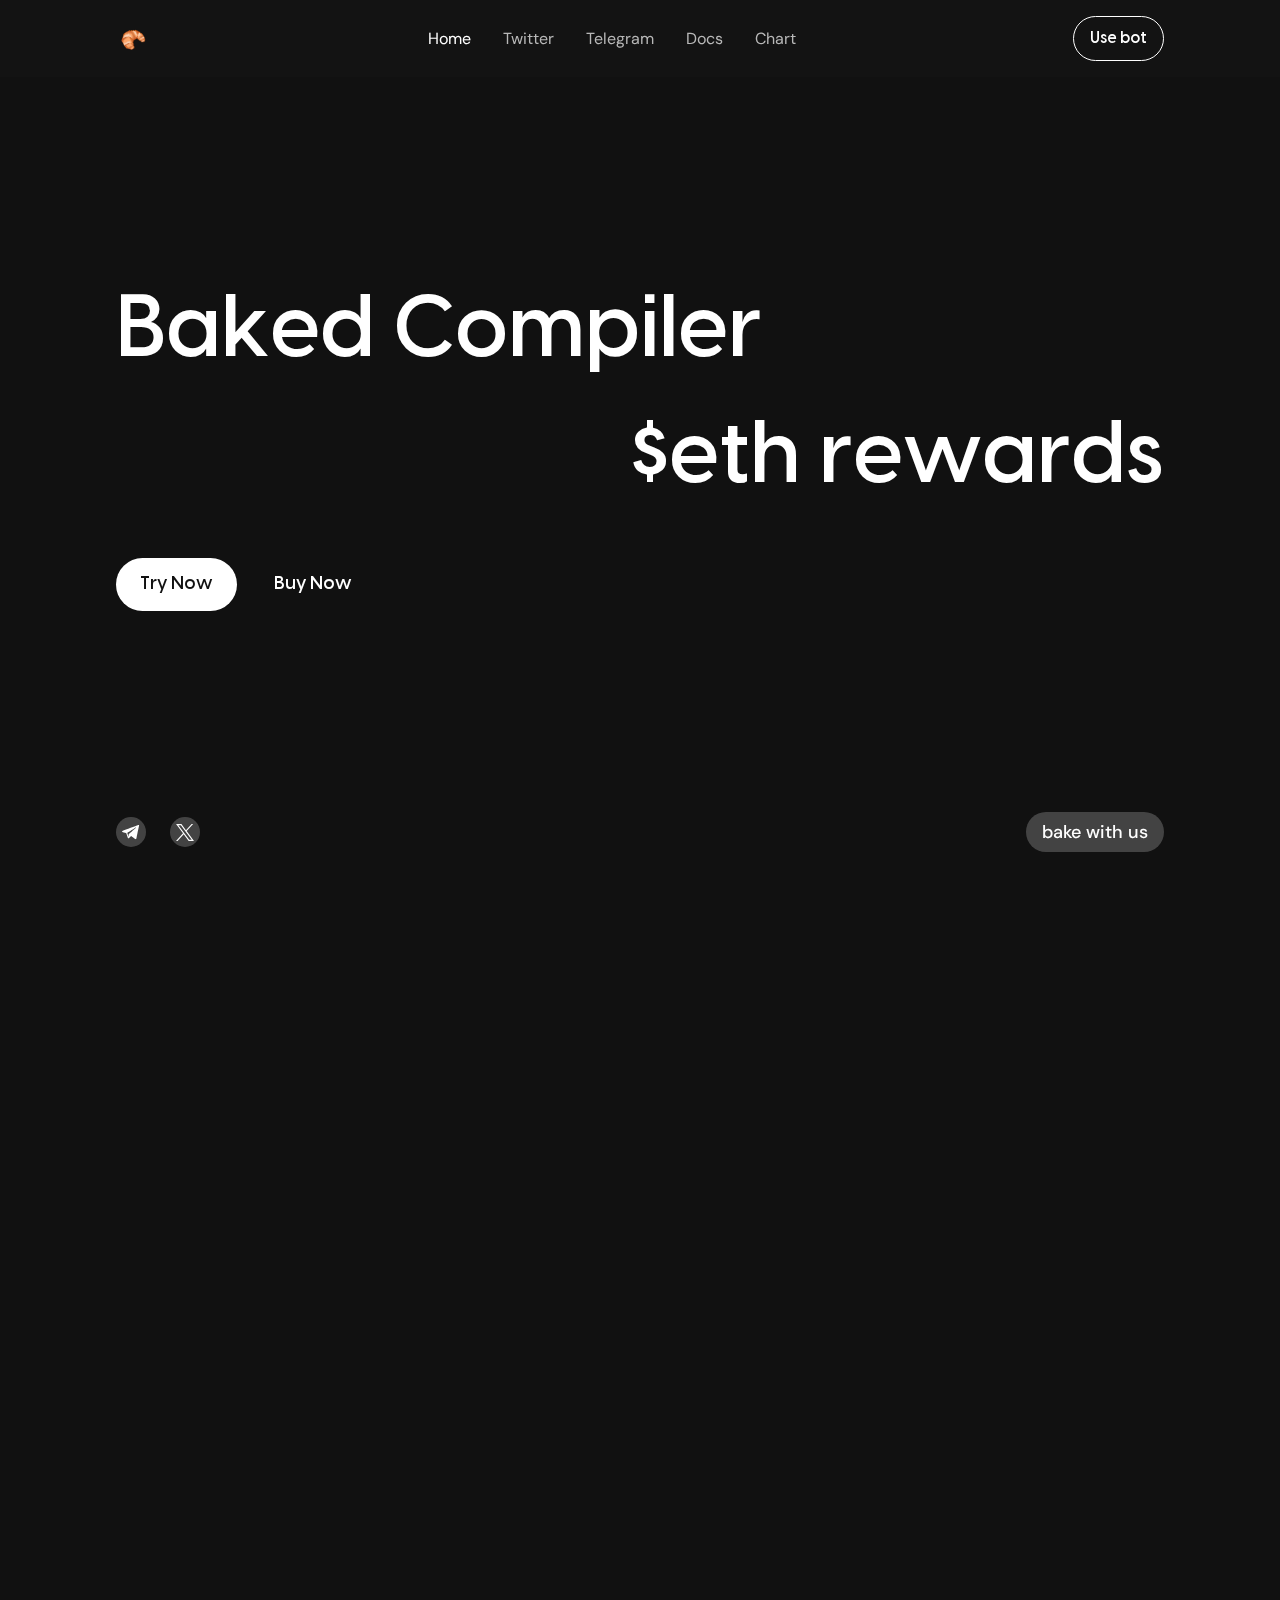
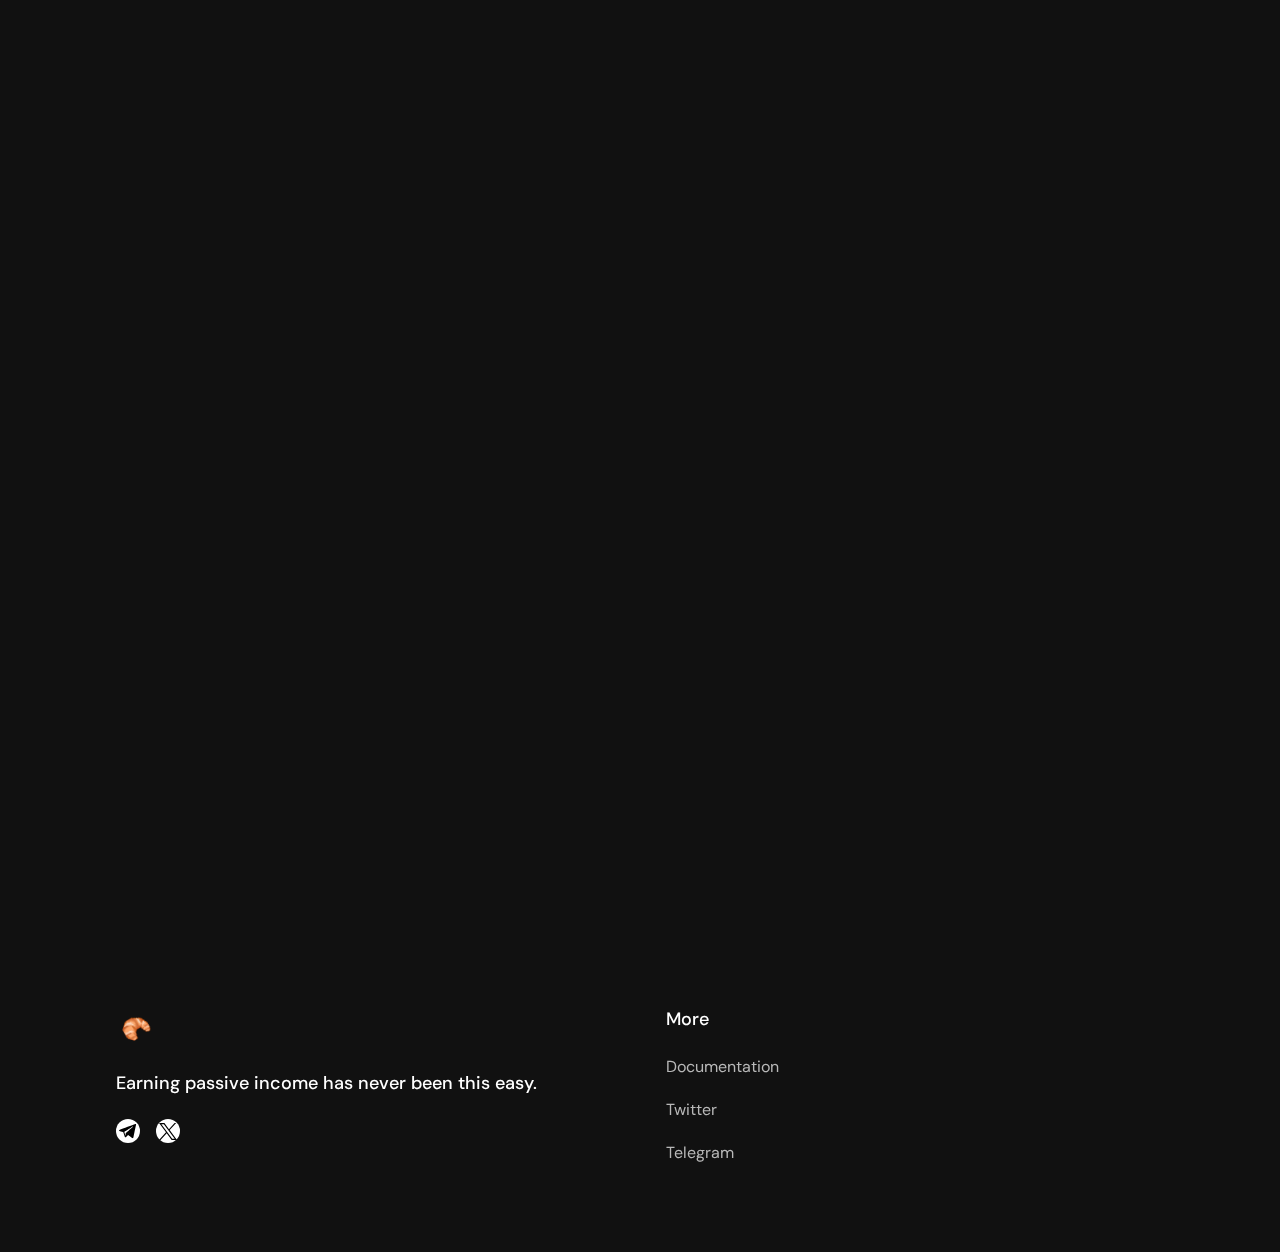
<file: index.htm>
﻿<!DOCTYPE html>
<html lang="en">
  <head>
    <meta charset="utf-8">
    <title>Baked Compiler</title>
    <meta content="Create, authentificate, stay anon." name="description">
    <meta content="$VERIFY - SMS Authentificator Bot" property="og:title">
    <meta content="Create, authentificate, stay anon." property="og:description">
    <meta content="$VERIFY - SMS Authentificator Bot" property="twitter:title">
    <meta content="Create, authentificate, stay anon." property="twitter:description">
    <meta property="og:type" content="website">
    <meta content="summary_large_image" name="twitter:card">
    <link rel="icon" href="bake.png" />
    <meta content="width=device-width, initial-scale=1" name="viewport">
    <meta content="Webflow" name="generator">
    <link href="styles.css" rel="stylesheet" type="text/css">
    <style>
      @media (min-width: 992px) {
        html.w-mod-js:not(.w-mod-ix)
          [data-w-id="4cd6d85d-cbdc-1284-87d9-7c7bebe2f291"] {
          -webkit-transform: translate3d(0, 150px, 0) scale3d(1, 1, 1)
            rotateX(0) rotateY(0) rotateZ(0) skew(0, 0);
          -moz-transform: translate3d(0, 150px, 0) scale3d(1, 1, 1) rotateX(0)
            rotateY(0) rotateZ(0) skew(0, 0);
          -ms-transform: translate3d(0, 150px, 0) scale3d(1, 1, 1) rotateX(0)
            rotateY(0) rotateZ(0) skew(0, 0);
          transform: translate3d(0, 150px, 0) scale3d(1, 1, 1) rotateX(0)
            rotateY(0) rotateZ(0) skew(0, 0);
          opacity: 0;
        }
        html.w-mod-js:not(.w-mod-ix)
          [data-w-id="29c67955-75af-b075-bf0a-2b5d37d7e2c1"] {
          -webkit-transform: translate3d(0, 150px, 0) scale3d(1, 1, 1)
            rotateX(0) rotateY(0) rotateZ(0) skew(0, 0);
          -moz-transform: translate3d(0, 150px, 0) scale3d(1, 1, 1) rotateX(0)
            rotateY(0) rotateZ(0) skew(0, 0);
          -ms-transform: translate3d(0, 150px, 0) scale3d(1, 1, 1) rotateX(0)
            rotateY(0) rotateZ(0) skew(0, 0);
          transform: translate3d(0, 150px, 0) scale3d(1, 1, 1) rotateX(0)
            rotateY(0) rotateZ(0) skew(0, 0);
          opacity: 0;
        }
        html.w-mod-js:not(.w-mod-ix)
          [data-w-id="f84f2c1a-4d35-c6c3-0a40-ee35125a8dae"] {
          -webkit-transform: translate3d(0, 150px, 0) scale3d(1, 1, 1)
            rotateX(0) rotateY(0) rotateZ(0) skew(0, 0);
          -moz-transform: translate3d(0, 150px, 0) scale3d(1, 1, 1) rotateX(0)
            rotateY(0) rotateZ(0) skew(0, 0);
          -ms-transform: translate3d(0, 150px, 0) scale3d(1, 1, 1) rotateX(0)
            rotateY(0) rotateZ(0) skew(0, 0);
          transform: translate3d(0, 150px, 0) scale3d(1, 1, 1) rotateX(0)
            rotateY(0) rotateZ(0) skew(0, 0);
          opacity: 0;
        }
        html.w-mod-js:not(.w-mod-ix)
          [data-w-id="df864625-a166-914b-9085-d720315b0d08"] {
          -webkit-transform: translate3d(0, 150px, 0) scale3d(1, 1, 1)
            rotateX(0) rotateY(0) rotateZ(0) skew(0, 0);
          -moz-transform: translate3d(0, 150px, 0) scale3d(1, 1, 1) rotateX(0)
            rotateY(0) rotateZ(0) skew(0, 0);
          -ms-transform: translate3d(0, 150px, 0) scale3d(1, 1, 1) rotateX(0)
            rotateY(0) rotateZ(0) skew(0, 0);
          transform: translate3d(0, 150px, 0) scale3d(1, 1, 1) rotateX(0)
            rotateY(0) rotateZ(0) skew(0, 0);
          opacity: 0;
        }
        html.w-mod-js:not(.w-mod-ix)
          [data-w-id="8af830c7-88c6-4a11-c1c2-744e6a4bfdfe"] {
          -webkit-transform: translate3d(0, 150px, 0) scale3d(1, 1, 1)
            rotateX(0) rotateY(0) rotateZ(0) skew(0, 0);
          -moz-transform: translate3d(0, 150px, 0) scale3d(1, 1, 1) rotateX(0)
            rotateY(0) rotateZ(0) skew(0, 0);
          -ms-transform: translate3d(0, 150px, 0) scale3d(1, 1, 1) rotateX(0)
            rotateY(0) rotateZ(0) skew(0, 0);
          transform: translate3d(0, 150px, 0) scale3d(1, 1, 1) rotateX(0)
            rotateY(0) rotateZ(0) skew(0, 0);
          opacity: 0;
        }
        html.w-mod-js:not(.w-mod-ix)
          [data-w-id="1eb6a9e7-115c-f9f0-3290-aec613fbfdd6"] {
          -webkit-transform: translate3d(0, 150px, 0) scale3d(1, 1, 1)
            rotateX(0) rotateY(0) rotateZ(0) skew(0, 0);
          -moz-transform: translate3d(0, 150px, 0) scale3d(1, 1, 1) rotateX(0)
            rotateY(0) rotateZ(0) skew(0, 0);
          -ms-transform: translate3d(0, 150px, 0) scale3d(1, 1, 1) rotateX(0)
            rotateY(0) rotateZ(0) skew(0, 0);
          transform: translate3d(0, 150px, 0) scale3d(1, 1, 1) rotateX(0)
            rotateY(0) rotateZ(0) skew(0, 0);
          opacity: 0;
        }
        html.w-mod-js:not(.w-mod-ix)
          [data-w-id="2e895233-b956-076a-3cdd-2c0603337ffc"] {
          -webkit-transform: translate3d(0, 150px, 0) scale3d(1, 1, 1)
            rotateX(0) rotateY(0) rotateZ(0) skew(0, 0);
          -moz-transform: translate3d(0, 150px, 0) scale3d(1, 1, 1) rotateX(0)
            rotateY(0) rotateZ(0) skew(0, 0);
          -ms-transform: translate3d(0, 150px, 0) scale3d(1, 1, 1) rotateX(0)
            rotateY(0) rotateZ(0) skew(0, 0);
          transform: translate3d(0, 150px, 0) scale3d(1, 1, 1) rotateX(0)
            rotateY(0) rotateZ(0) skew(0, 0);
          opacity: 0;
        }
        html.w-mod-js:not(.w-mod-ix)
          [data-w-id="e05d8376-e965-a88c-108f-e212568416c2"] {
          -webkit-transform: translate3d(0, 150px, 0) scale3d(1, 1, 1)
            rotateX(0) rotateY(0) rotateZ(0) skew(0, 0);
          -moz-transform: translate3d(0, 150px, 0) scale3d(1, 1, 1) rotateX(0)
            rotateY(0) rotateZ(0) skew(0, 0);
          -ms-transform: translate3d(0, 150px, 0) scale3d(1, 1, 1) rotateX(0)
            rotateY(0) rotateZ(0) skew(0, 0);
          transform: translate3d(0, 150px, 0) scale3d(1, 1, 1) rotateX(0)
            rotateY(0) rotateZ(0) skew(0, 0);
          opacity: 0;
        }
        html.w-mod-js:not(.w-mod-ix)
          [data-w-id="8f0d7399-6290-85c2-41b8-5e5a53d45381"] {
          -webkit-transform: translate3d(0, 150px, 0) scale3d(1, 1, 1)
            rotateX(0) rotateY(0) rotateZ(0) skew(0, 0);
          -moz-transform: translate3d(0, 150px, 0) scale3d(1, 1, 1) rotateX(0)
            rotateY(0) rotateZ(0) skew(0, 0);
          -ms-transform: translate3d(0, 150px, 0) scale3d(1, 1, 1) rotateX(0)
            rotateY(0) rotateZ(0) skew(0, 0);
          transform: translate3d(0, 150px, 0) scale3d(1, 1, 1) rotateX(0)
            rotateY(0) rotateZ(0) skew(0, 0);
          opacity: 0;
        }
      }
      @media (max-width: 991px) and (min-width: 768px) {
        html.w-mod-js:not(.w-mod-ix)
          [data-w-id="4cd6d85d-cbdc-1284-87d9-7c7bebe2f291"] {
          -webkit-transform: translate3d(0, 150px, 0) scale3d(1, 1, 1)
            rotateX(0) rotateY(0) rotateZ(0) skew(0, 0);
          -moz-transform: translate3d(0, 150px, 0) scale3d(1, 1, 1) rotateX(0)
            rotateY(0) rotateZ(0) skew(0, 0);
          -ms-transform: translate3d(0, 150px, 0) scale3d(1, 1, 1) rotateX(0)
            rotateY(0) rotateZ(0) skew(0, 0);
          transform: translate3d(0, 150px, 0) scale3d(1, 1, 1) rotateX(0)
            rotateY(0) rotateZ(0) skew(0, 0);
          opacity: 0;
        }
        html.w-mod-js:not(.w-mod-ix)
          [data-w-id="29c67955-75af-b075-bf0a-2b5d37d7e2c1"] {
          -webkit-transform: translate3d(0, 150px, 0) scale3d(1, 1, 1)
            rotateX(0) rotateY(0) rotateZ(0) skew(0, 0);
          -moz-transform: translate3d(0, 150px, 0) scale3d(1, 1, 1) rotateX(0)
            rotateY(0) rotateZ(0) skew(0, 0);
          -ms-transform: translate3d(0, 150px, 0) scale3d(1, 1, 1) rotateX(0)
            rotateY(0) rotateZ(0) skew(0, 0);
          transform: translate3d(0, 150px, 0) scale3d(1, 1, 1) rotateX(0)
            rotateY(0) rotateZ(0) skew(0, 0);
          opacity: 0;
        }
        html.w-mod-js:not(.w-mod-ix)
          [data-w-id="f84f2c1a-4d35-c6c3-0a40-ee35125a8dae"] {
          -webkit-transform: translate3d(0, 150px, 0) scale3d(1, 1, 1)
            rotateX(0) rotateY(0) rotateZ(0) skew(0, 0);
          -moz-transform: translate3d(0, 150px, 0) scale3d(1, 1, 1) rotateX(0)
            rotateY(0) rotateZ(0) skew(0, 0);
          -ms-transform: translate3d(0, 150px, 0) scale3d(1, 1, 1) rotateX(0)
            rotateY(0) rotateZ(0) skew(0, 0);
          transform: translate3d(0, 150px, 0) scale3d(1, 1, 1) rotateX(0)
            rotateY(0) rotateZ(0) skew(0, 0);
          opacity: 0;
        }
        html.w-mod-js:not(.w-mod-ix)
          [data-w-id="df864625-a166-914b-9085-d720315b0d08"] {
          -webkit-transform: translate3d(0, 150px, 0) scale3d(1, 1, 1)
            rotateX(0) rotateY(0) rotateZ(0) skew(0, 0);
          -moz-transform: translate3d(0, 150px, 0) scale3d(1, 1, 1) rotateX(0)
            rotateY(0) rotateZ(0) skew(0, 0);
          -ms-transform: translate3d(0, 150px, 0) scale3d(1, 1, 1) rotateX(0)
            rotateY(0) rotateZ(0) skew(0, 0);
          transform: translate3d(0, 150px, 0) scale3d(1, 1, 1) rotateX(0)
            rotateY(0) rotateZ(0) skew(0, 0);
          opacity: 0;
        }
        html.w-mod-js:not(.w-mod-ix)
          [data-w-id="8af830c7-88c6-4a11-c1c2-744e6a4bfdfe"] {
          -webkit-transform: translate3d(0, 150px, 0) scale3d(1, 1, 1)
            rotateX(0) rotateY(0) rotateZ(0) skew(0, 0);
          -moz-transform: translate3d(0, 150px, 0) scale3d(1, 1, 1) rotateX(0)
            rotateY(0) rotateZ(0) skew(0, 0);
          -ms-transform: translate3d(0, 150px, 0) scale3d(1, 1, 1) rotateX(0)
            rotateY(0) rotateZ(0) skew(0, 0);
          transform: translate3d(0, 150px, 0) scale3d(1, 1, 1) rotateX(0)
            rotateY(0) rotateZ(0) skew(0, 0);
          opacity: 0;
        }
        html.w-mod-js:not(.w-mod-ix)
          [data-w-id="1eb6a9e7-115c-f9f0-3290-aec613fbfdd6"] {
          -webkit-transform: translate3d(0, 150px, 0) scale3d(1, 1, 1)
            rotateX(0) rotateY(0) rotateZ(0) skew(0, 0);
          -moz-transform: translate3d(0, 150px, 0) scale3d(1, 1, 1) rotateX(0)
            rotateY(0) rotateZ(0) skew(0, 0);
          -ms-transform: translate3d(0, 150px, 0) scale3d(1, 1, 1) rotateX(0)
            rotateY(0) rotateZ(0) skew(0, 0);
          transform: translate3d(0, 150px, 0) scale3d(1, 1, 1) rotateX(0)
            rotateY(0) rotateZ(0) skew(0, 0);
          opacity: 0;
        }
        html.w-mod-js:not(.w-mod-ix)
          [data-w-id="2e895233-b956-076a-3cdd-2c0603337ffc"] {
          -webkit-transform: translate3d(0, 150px, 0) scale3d(1, 1, 1)
            rotateX(0) rotateY(0) rotateZ(0) skew(0, 0);
          -moz-transform: translate3d(0, 150px, 0) scale3d(1, 1, 1) rotateX(0)
            rotateY(0) rotateZ(0) skew(0, 0);
          -ms-transform: translate3d(0, 150px, 0) scale3d(1, 1, 1) rotateX(0)
            rotateY(0) rotateZ(0) skew(0, 0);
          transform: translate3d(0, 150px, 0) scale3d(1, 1, 1) rotateX(0)
            rotateY(0) rotateZ(0) skew(0, 0);
          opacity: 0;
        }
        html.w-mod-js:not(.w-mod-ix)
          [data-w-id="e05d8376-e965-a88c-108f-e212568416c2"] {
          -webkit-transform: translate3d(0, 150px, 0) scale3d(1, 1, 1)
            rotateX(0) rotateY(0) rotateZ(0) skew(0, 0);
          -moz-transform: translate3d(0, 150px, 0) scale3d(1, 1, 1) rotateX(0)
            rotateY(0) rotateZ(0) skew(0, 0);
          -ms-transform: translate3d(0, 150px, 0) scale3d(1, 1, 1) rotateX(0)
            rotateY(0) rotateZ(0) skew(0, 0);
          transform: translate3d(0, 150px, 0) scale3d(1, 1, 1) rotateX(0)
            rotateY(0) rotateZ(0) skew(0, 0);
          opacity: 0;
        }
        html.w-mod-js:not(.w-mod-ix)
          [data-w-id="8f0d7399-6290-85c2-41b8-5e5a53d45381"] {
          -webkit-transform: translate3d(0, 150px, 0) scale3d(1, 1, 1)
            rotateX(0) rotateY(0) rotateZ(0) skew(0, 0);
          -moz-transform: translate3d(0, 150px, 0) scale3d(1, 1, 1) rotateX(0)
            rotateY(0) rotateZ(0) skew(0, 0);
          -ms-transform: translate3d(0, 150px, 0) scale3d(1, 1, 1) rotateX(0)
            rotateY(0) rotateZ(0) skew(0, 0);
          transform: translate3d(0, 150px, 0) scale3d(1, 1, 1) rotateX(0)
            rotateY(0) rotateZ(0) skew(0, 0);
          opacity: 0;
        }
      }
    </style>
    <script type="text/javascript">
      !(function (o, c) {
        var n = c.documentElement,
          t = " w-mod-";
        (n.className += t + "js"),
          ("ontouchstart" in o ||
            (o.DocumentTouch && c instanceof DocumentTouch)) &&
            (n.className += t + "touch");
      })(window, document);
    </script>
  </head>
  <body class="body">
    <main class="page-wrapper">
      <div class="w-embed">
        <style>
          * {
           	box-sizing: border-box;
          	margin: 0;
             padding: 0;
           }

          html,
           body {
           	font-size: 10px !important;
           }
        </style>
      </div>
      <div class="fixed-navbar">
        <div data-animation="default" data-collapse="small" data-duration="400" data-easing="ease" data-easing2="ease" data-no-scroll="1" role="banner" class="navbar w-nav">
          <div class="container w-container">
            <div class="navbar_wrapper">
              <a href="index.htm" aria-current="page" class="navbar_logo-link w-nav-brand w--current"><img src="bake.png" loading="eager" alt="" class="logo"></a><link rel="prerender" href="index.htm">
              <nav role="navigation" class="navbar-links_list is-mob w-nav-menu">
                <a href="index.htm" aria-current="page" class="navbar-link_item is-mob w-nav-link w--current">Home</a><link rel="prerender" href="https://twitter.com/BakedCompiler"><a href="https://twitter.com/BakedCompiler" class="navbar-link_item is-mob w-nav-link">Twitter</a><link rel="prerender" href="https://t.me/BakedCompiler"><a href="https://t.me/BakedCompiler" class="navbar-link_item is-mob w-nav-link">Telegram</a><a href="https://verify-bot.gitbook.io/verify-bot/overview/summary" target="_blank" class="navbar-link_item is-mob w-nav-link">Docs</a><a href="https://www.dextools.io/app/en/ether/pair-explorer/" class="navbar-link_item is-mob w-nav-link">Chart</a>
                <ul role="list" class="social-links_list is-mob w-list-unstyled">
                  <li>
                    <a href="https://t.me/BakedCompiler" target="_blank" class="social-link_item is-white w-inline-block"><div class="embed_code w-embed">
                        <svg xmlns="http://www.w3.org/2000/svg" class="social-media_icon" width="18" height="17" viewbox="0 0 18 17" fill="none">
                          <path fill-rule="evenodd" clip-rule="evenodd" d="M13.0989 14.9927C13.3283 15.1551 13.624 15.1957 13.8876 15.096C14.1512 14.9955 14.345 14.7704 14.4035 14.4975C15.0226 11.5876 16.5246 4.22252 17.0882 1.57558C17.1309 1.37608 17.0597 1.16874 16.9029 1.03551C16.7462 0.902268 16.5289 0.863792 16.3351 0.935755C13.3475 2.04155 4.14703 5.49362 0.386458 6.88513C0.147771 6.97348 -0.00755403 7.2029 0.000283471 7.45442C0.00883347 7.70664 0.178408 7.92538 0.422796 7.99877C2.10928 8.50322 4.32302 9.20503 4.32302 9.20503C4.32302 9.20503 5.35757 12.3293 5.89693 13.9182C5.96462 14.1177 6.12066 14.2745 6.32657 14.3286C6.53177 14.3821 6.75122 14.3258 6.90441 14.1811C7.77081 13.3632 9.11031 12.0985 9.11031 12.0985C9.11031 12.0985 11.6554 13.9645 13.0989 14.9927ZM5.25426 8.8103L6.45055 12.7561L6.71631 10.2574C6.71631 10.2574 11.3383 6.08855 13.9731 3.71237C14.0501 3.64254 14.0608 3.52569 13.9966 3.44376C13.9332 3.36182 13.8164 3.34258 13.7287 3.39816C10.675 5.34827 5.25426 8.8103 5.25426 8.8103Z" fill="black"></path>
                        </svg></div></a>
                  </li>
                  <li>
                    <a href="https://twitter.com/BakedCompiler" target="_blank" class="social-link_item is-white w-inline-block"><div class="embed_code w-embed">
                        <svg width="18" height="18" class="socila-media_icon is-white" viewbox="0 0 18 18" fill="none" xmlns="http://www.w3.org/2000/svg">
                          <path d="M0.0438858 0.576416L6.99348 9.86869L0 17.4237H1.57395L7.69674 10.8092L12.6438 17.4237H18L10.6594 7.60875L17.1689 0.576416H15.5949L9.95613 6.66826L5.40011 0.576416H0.0438858ZM2.3585 1.73579H4.81916L15.685 16.2641H13.2244L2.3585 1.73579Z" fill="#111111"></path>
                        </svg></div></a>
                  </li>
                </ul>
                <div class="navbar_cta-btn is-mob">
                  <a href="#" class="btn outline-small w-button">Log In</a>
                </div>
              </nav>
              <div class="navbar_mobile-btn w-nav-button">
                <div class="embed_code w-embed">
                  <svg width="24" height="24" class="navbar_mobile-btn-icon" viewbox="0 0 24 24" fill="none" xmlns="http://www.w3.org/2000/svg">
                    <path fill-rule="evenodd" class="navbar_mobile-btn-line-1" clip-rule="evenodd" d="M2 12C2 11.4477 2.44772 11 3 11H21C21.5523 11 22 11.4477 22 12C22 12.5523 21.5523 13 21 13H3C2.44772 13 2 12.5523 2 12Z" fill="white"></path>
                    <path fill-rule="evenodd" class="navbar_mobile-btn-line-2" clip-rule="evenodd" d="M2 6C2 5.44772 2.44772 5 3 5H21C21.5523 5 22 5.44772 22 6C22 6.55228 21.5523 7 21 7H3C2.44772 7 2 6.55228 2 6Z" fill="white"></path>
                    <path fill-rule="evenodd" class="navbar_mobile-btn-line-3" clip-rule="evenodd" d="M2 18C2 17.4477 2.44772 17 3 17H21C21.5523 17 22 17.4477 22 18C22 18.5523 21.5523 19 21 19H3C2.44772 19 2 18.5523 2 18Z" fill="white"></path>
                  </svg>
                </div>
              </div>
              <div class="navbar_cta-btn">
                <a href="https://t.me/BakedCompiler" class="btn outline-small w-button">Use bot</a>
              </div>
            </div>
          </div>
          <div class="w-embed">
            <style>
              .navbar_mobile-btn .navbar_mobile-btn-icon * {
                transition: all 0.25s ease;
              }

              .navbar_mobile-btn.w--open
                .navbar_mobile-btn-icon
                .navbar_mobile-btn-line-1 {
                transform: rotateZ(-45deg) translate(-3px, 9px);
                transform-origin: left;
              }
              .navbar_mobile-btn.w--open
                .navbar_mobile-btn-icon
                .navbar_mobile-btn-line-2 {
                opacity: 0;
                display: none;
              }
              .navbar_mobile-btn.w--open
                .navbar_mobile-btn-icon
                .navbar_mobile-btn-line-3 {
                transform: rotateZ(45deg) translate(4px, 2px);
                transform-origin: right;
              }
              .navbar-link_item.w--current {
                color: white;
              }
            </style>
          </div>
        </div>
      </div>
      <section data-w-id="c907fe8a-0e5d-f52a-f61d-9c7c805b9c34" class="hero_section">
        <div class="container">
          <div class="hero_wrapper">
            <div class="hero_top-wrapper">
              <div class="hero_title-wrapper">
                <h1 data-w-id="36abc1c3-8ab6-6e4a-66f5-92ff7de56126" class="heading-style-h1">
                  Baked Compiler
                </h1>
                <div class="hero_title-bottom">
                  <p data-w-id="f220f5c1-796e-649f-34f7-23a331b788be" class="hero_subtitle-text">
                  
                  </p>
                  <h2 data-w-id="9557fcc2-35d7-d8b9-79f5-033adaedeb76" class="heading-style-h1">
                    $ETH rewards
                  </h2>
                </div>
              </div>
              <div data-w-id="ec6dc4ce-4a0e-cc0a-df72-05ca323a3dbc" class="hero_cta">
                <a href="https://t.me/VerifyAuthenticatorBot" target="_blank" class="btn fill-white w-button">Try Now</a><a href="https://app.uniswap.org/swap?inputCurrency=ETH&outputCurrency=0x13C4Aa5C3F5BB1109c267e520A87c89684d3E73c&chain=mainnet" target="_blank" class="btn btn-fill-on-hover w-button">Buy Now</a>
              </div>
            </div>
            <div class="hero_bottom-wrapper">
              <ul role="list" class="social-links_list w-list-unstyled">
                <li>
                  <a href="https://t.me/BakedCompiler" target="_blank" class="social-link_item w-inline-block"><div class="embed_code w-embed">
                      <svg xmlns="http://www.w3.org/2000/svg" class="social-media_icon" width="18" height="17" viewbox="0 0 18 17" fill="none">
                        <path fill-rule="evenodd" clip-rule="evenodd" d="M13.0989 14.9927C13.3283 15.1551 13.624 15.1957 13.8876 15.096C14.1512 14.9955 14.345 14.7704 14.4035 14.4975C15.0226 11.5876 16.5246 4.22252 17.0882 1.57558C17.1309 1.37608 17.0597 1.16874 16.9029 1.03551C16.7462 0.902268 16.5289 0.863792 16.3351 0.935755C13.3475 2.04155 4.14703 5.49362 0.386458 6.88513C0.147771 6.97348 -0.00755403 7.2029 0.000283471 7.45442C0.00883347 7.70664 0.178408 7.92538 0.422796 7.99877C2.10928 8.50322 4.32302 9.20503 4.32302 9.20503C4.32302 9.20503 5.35757 12.3293 5.89693 13.9182C5.96462 14.1177 6.12066 14.2745 6.32657 14.3286C6.53177 14.3821 6.75122 14.3258 6.90441 14.1811C7.77081 13.3632 9.11031 12.0985 9.11031 12.0985C9.11031 12.0985 11.6554 13.9645 13.0989 14.9927ZM5.25426 8.8103L6.45055 12.7561L6.71631 10.2574C6.71631 10.2574 11.3383 6.08855 13.9731 3.71237C14.0501 3.64254 14.0608 3.52569 13.9966 3.44376C13.9332 3.36182 13.8164 3.34258 13.7287 3.39816C10.675 5.34827 5.25426 8.8103 5.25426 8.8103Z" fill="white"></path>
                      </svg></div></a>
                </li>
                <li>
                  <a href="https://twitter.com/BakedCompiler" target="_blank" class="social-link_item w-inline-block"><div class="embed_code w-embed">
                      <svg width="18" height="17" class="social-media_icon" viewbox="0 0 18 17" fill="none" xmlns="http://www.w3.org/2000/svg">
                        <path d="M0.0438858 0.076416L6.99348 9.36869L0 16.9237H1.57395L7.69674 10.3092L12.6438 16.9237H18L10.6594 7.10875L17.1689 0.076416H15.5949L9.95613 6.16826L5.40011 0.076416H0.0438858ZM2.3585 1.23579H4.81916L15.685 15.7641H13.2244L2.3585 1.23579Z" fill="white"></path>
                      </svg></div></a>
                </li>
              </ul>
              <div class="hero_bottom-label-text">
                <span class="hero_bottom-label-text is-large">bake with us</span>
             
              </div>
            </div>
          </div>
        </div>
        <div class="hero_lottie-bg" data-w-id="1f655a75-5505-d8f4-172a-56d0e5dda8e8" data-animation-type="lottie" data-src="https://uploads-ssl.webflow.com/64fb18e1a80ba54bbd3dca0c/64fb18e1a80ba54bbd3dca31_swift-bg-v3.json" data-loop="1" data-direction="1" data-autoplay="1" data-is-ix2-target="0" data-renderer="svg" data-default-duration="13.983333333333333" data-duration="0"></div>
      </section>
      <section class="overview_section">
        <div class="container">
          <div data-w-id="4cd6d85d-cbdc-1284-87d9-7c7bebe2f291" class="overview_wrapper">
            <h2 class="heading-style-h2">overview</h2>
            <div class="overview_main">
              <h3 class="heading-style-h3">What is $BAKED?</h3>
              <h4 class="heading-style-h4">
                Telegram bot designed to be easy and clear to use, use the /stake command in order to stake your tokens and start earning $ETH from $BAKED trading volume!                <br>  <br>
                CA: SOON
              </h4>
              <p class="regular-text is-faded">
              </p>
            </div>
          </div>
        </div>
      </section>
      <section data-w-id="6a88b43a-3611-4965-2777-5921e6f67373" class="circles_section">
        <div class="container">
          <div class="circles_wrapper">
            <div data-w-id="6b5fb406-64aa-f27f-85fb-5ceb85a64d2a" data-is-ix2-target="1" class="circles_image is-lottie" data-animation-type="lottie" data-src="https://uploads-ssl.webflow.com/64fb18e1a80ba54bbd3dca0c/64fb18e1a80ba54bbd3dca30_swift-overview.json" data-loop="0" data-direction="1" data-autoplay="0" data-renderer="svg" data-default-duration="4.037370539591901" data-duration="0" data-ix2-initial-state="0"></div>
          </div>
        </div>
      </section>
      <section class="create-profile_section">
        <div class="container">
          <div data-w-id="29c67955-75af-b075-bf0a-2b5d37d7e2c1" class="create-profile_wrapper">
            <h2 class="heading-style-h2 align-right">Start earning income</h2>
            <div class="create-profile_main">
              <h3 class="heading-style-h3">Easy way to get started</h3>
              <div class="create-profile_steps">
                <div class="create-profile_step-item">
                  <div class="create-profile_step-header">
                    <div class="create-profile_step-icon is-step-1">
                      <img src="64fb18e1a80ba54bbd3dca0c/64fb18e1a80ba54bbd3dca1c_create-profile-steps-circle-gradient.svg" loading="lazy" alt="" class="step-icon_circle is-gradient-step-1"><img src="64fb18e1a80ba54bbd3dca0c/64fb18e1a80ba54bbd3dca1d_create-profile-steps-circle-outline.svg" loading="lazy" alt="" class="step-icon_circle is-outline-step-1">
                    </div>
                    <img src="64fb18e1a80ba54bbd3dca0c/64fb18e1a80ba54bbd3dca1e_create-profile-steps-line.svg" loading="lazy" alt="" class="create-profile_step-bar">
                  </div>
                  <div class="create-profile_step-main">
                    <h4 class="heading-style-h4">Connect to the bot</h4>
                    <p class="regular-text is-faded">
                    </p>
                  </div>
                  <img src="64fb18e1a80ba54bbd3dca0c/64fb18e1a80ba54bbd3dca20_create-profile-step-line-mob.svg" loading="lazy" alt="" class="create-profile_step-bar is-mob">
                </div>
                <div class="create-profile_step-item">
                  <div class="create-profile_step-header">
                    <div class="create-profile_step-icon is-step-2">
                      <img src="64fb18e1a80ba54bbd3dca0c/64fb18e1a80ba54bbd3dca1c_create-profile-steps-circle-gradient.svg" loading="lazy" alt="" class="step-icon_circle is-gradient-step-2"><img src="64fb18e1a80ba54bbd3dca0c/64fb18e1a80ba54bbd3dca1d_create-profile-steps-circle-outline.svg" loading="lazy" alt="" class="step-icon_circle is-outline-step-2">
                    </div>
                    <img src="64fb18e1a80ba54bbd3dca0c/64fb18e1a80ba54bbd3dca1e_create-profile-steps-line.svg" loading="lazy" alt="" class="create-profile_step-bar">
                  </div>
                  <div class="create-profile_step-main">
                    <h4 class="heading-style-h4">Stake</h4>
                    <p class="regular-text is-faded">
                    
                    </p>
                  </div>
                  <img src="64fb18e1a80ba54bbd3dca0c/64fb18e1a80ba54bbd3dca20_create-profile-step-line-mob.svg" loading="lazy" alt="" class="create-profile_step-bar is-mob">
                </div>
                <div class="create-profile_step-item">
                  <div class="create-profile_step-header">
                    <div class="create-profile_step-icon is-step-3">
                      <img src="64fb18e1a80ba54bbd3dca0c/64fb18e1a80ba54bbd3dca1c_create-profile-steps-circle-gradient.svg" loading="lazy" alt="" class="step-icon_circle is-gradient-step-3"><img src="64fb18e1a80ba54bbd3dca0c/64fb18e1a80ba54bbd3dca1d_create-profile-steps-circle-outline.svg" loading="lazy" alt="" class="step-icon_circle is-outline-step-3">
                    </div>
                    <img src="64fb18e1a80ba54bbd3dca0c/64fb18e1a80ba54bbd3dca1e_create-profile-steps-line.svg" loading="lazy" alt="" class="create-profile_step-bar">
                  </div>
                  <div class="create-profile_step-main">
                    <h4 class="heading-style-h4">Earn passive income</h4>
                    <p class="regular-text is-faded">
                    </p>
                  </div>
                  <img src="64fb18e1a80ba54bbd3dca0c/64fb18e1a80ba54bbd3dca20_create-profile-step-line-mob.svg" loading="lazy" alt="" class="create-profile_step-bar is-mob">
                </div>
                <div id="w-node-_9bd25b4d-230e-937c-3736-23ae22007fae-bd3dca0a" class="create-profile_step-item">
                  <div class="create-profile_step-header">
                    <div class="create-profile_step-icon is-step-4">
                      <img src="64fb18e1a80ba54bbd3dca0c/64fb18e1a80ba54bbd3dca1c_create-profile-steps-circle-gradient.svg" loading="lazy" alt="" class="step-icon_circle is-gradient-step-4"><img src="64fb18e1a80ba54bbd3dca0c/64fb18e1a80ba54bbd3dca1d_create-profile-steps-circle-outline.svg" loading="lazy" alt="" class="step-icon_circle is-outline-step-4">
                    </div>
                    <img src="64fb18e1a80ba54bbd3dca0c/64fb18e1a80ba54bbd3dca1f_create-profile-step-line-arrow.svg" loading="lazy" alt="" class="create-profile_step-bar">
                  </div>
                  <div class="create-profile_step-main">
                    <h4 class="heading-style-h4">You're done!</h4>
                    <p class="regular-text is-faded">
                    </p>
                  </div>
                  <img src="64fb18e1a80ba54bbd3dca0c/64fb18e1a80ba54bbd3dca21_create-profile-step-line-arrow-mob.svg" loading="lazy" alt="" class="create-profile_step-bar is-mob">
                </div>
                <div id="w-node-_4ef5396c-270a-0a06-ef9b-1bd1e1b47f5f-bd3dca0a" class="create-profile_cta">
                  <a id="w-node-fffca74f-5caa-0b74-acd6-4f36611d5bc0-611d5bc0" href="https://t.me/BakedCompiler" target="_blank" class="btn fill-small w-button">I want to try</a>
                </div>
              </div>
            </div>
          </div>
        </div>
        <div class="w-embed">
          <style>
            @media (min-width: 992px) {
              .create-profile_step-icon * {
                transition: all 0.45s ease;
              }
              /* Step 1 */
              .create-profile_step-icon.is-step-1:hover
                .step-icon_circle:first-child {
                transform: translate(20px, -20px) scale(1.4);
              }
              .create-profile_step-icon.is-step-1:hover
                .step-icon_circle:last-child {
                transform: translate(-5px, 5px);
              }
              /* Step 2 */
              .create-profile_step-icon.is-step-2:hover
                .step-icon_circle:first-child {
                transform: translate(20px, 0px) scale(1.4);
              }
              .create-profile_step-icon.is-step-2:hover
                .step-icon_circle:last-child {
                transform: translate(-15px, 0px);
              }
              /* Step 3 */
              .create-profile_step-icon.is-step-3:hover
                .step-icon_circle:first-child {
                transform: translate(20px, 20px) scale(1.4);
              }
              .create-profile_step-icon.is-step-3:hover
                .step-icon_circle:last-child {
                transform: translate(-10px, -10px);
              }
              /* Step 4 */
              .create-profile_step-icon.is-step-4:hover
                .step-icon_circle:first-child {
                transform: scale(1.4);
              }
              .create-profile_step-icon.is-step-4:hover
                .step-icon_circle:last-child {
                transform: scale(1.2);
              }
            }
          </style>
        </div>
      </section>
      <footer class="footer">
        <div class="container footer_container">
          <div class="footer_wrapper">
            <div class="footer_block is-main-block">
              <img src="bake.png" loading="lazy" alt="" class="footer_logo">
              <h3 class="heading-style-h4">Earning passive income has never been this easy.</h3>
              <ul role="list" class="social-links_list footer-social-list w-list-unstyled">
                <li>
                  <a href="https://t.me/BakedCompiler" target="_blank" class="social-link_item is-white w-inline-block"><div class="embed_code w-embed">
                      <svg xmlns="http://www.w3.org/2000/svg" class="social-media_icon" width="18" height="17" viewbox="0 0 18 17" fill="none">
                        <path fill-rule="evenodd" clip-rule="evenodd" d="M13.0989 14.9927C13.3283 15.1551 13.624 15.1957 13.8876 15.096C14.1512 14.9955 14.345 14.7704 14.4035 14.4975C15.0226 11.5876 16.5246 4.22252 17.0882 1.57558C17.1309 1.37608 17.0597 1.16874 16.9029 1.03551C16.7462 0.902268 16.5289 0.863792 16.3351 0.935755C13.3475 2.04155 4.14703 5.49362 0.386458 6.88513C0.147771 6.97348 -0.00755403 7.2029 0.000283471 7.45442C0.00883347 7.70664 0.178408 7.92538 0.422796 7.99877C2.10928 8.50322 4.32302 9.20503 4.32302 9.20503C4.32302 9.20503 5.35757 12.3293 5.89693 13.9182C5.96462 14.1177 6.12066 14.2745 6.32657 14.3286C6.53177 14.3821 6.75122 14.3258 6.90441 14.1811C7.77081 13.3632 9.11031 12.0985 9.11031 12.0985C9.11031 12.0985 11.6554 13.9645 13.0989 14.9927ZM5.25426 8.8103L6.45055 12.7561L6.71631 10.2574C6.71631 10.2574 11.3383 6.08855 13.9731 3.71237C14.0501 3.64254 14.0608 3.52569 13.9966 3.44376C13.9332 3.36182 13.8164 3.34258 13.7287 3.39816C10.675 5.34827 5.25426 8.8103 5.25426 8.8103Z" fill="black"></path>
                      </svg></div></a>
                </li>
                <li>
                  <a href="https://twitter.com/BakedCompiler" target="_blank" class="social-link_item is-white w-inline-block"><div class="embed_code w-embed">
                      <svg width="18" height="17" class="social-media_icon" viewbox="0 0 18 17" fill="none" xmlns="http://www.w3.org/2000/svg">
                        <path d="M0.0438858 0.076416L6.99348 9.36869L0 16.9237H1.57395L7.69674 10.3092L12.6438 16.9237H18L10.6594 7.10875L17.1689 0.076416H15.5949L9.95613 6.16826L5.40011 0.076416H0.0438858ZM2.3585 1.23579H4.81916L15.685 15.7641H13.2244L2.3585 1.23579Z" fill="black"></path>
                      </svg></div></a>
                </li>
              </ul>
            </div>
            <div id="w-node-_4e930ef0-27a1-3f06-9cbf-08e7d394f77c-d394f762" class="footer_block-separator">
              <div id="w-node-_4e930ef0-27a1-3f06-9cbf-08e7d394f77d-d394f762" class="footer_block">
                <h4 class="heading-style-h4">More</h4>
                <ul role="list" class="footer_list w-list-unstyled">
                  <li class="footer_list-item">
                    <a href="https://medium.com/@BakedCompiler/baked-compiler-e491d82f6201" class="footer_link">Documentation</a>
                  </li>
                  <li class="footer_list-item">
                    <a href="https://twitter.com/BakedCompiler" class="footer_link">Twitter</a>
                  </li>
                  <li class="footer_list-item">
                    <a href="https://t.me/BakedCompiler" class="footer_link">Telegram</a>
                  </li>

      </ul></div></div></div></div></footer>
    </main>
    <script src="js/jquery-3.5.1.min.dc5e7f18c8.js?site=64fb18e1a80ba54bbd3dca0c" type="text/javascript" integrity="sha256-9/aliU8dGd2tb6OSsuzixeV4y/faTqgFtohetphbbj0=" crossorigin="anonymous"></script>
    <script src="64fb18e1a80ba54bbd3dca0c/js/webflow.6d5d1ff63.js" type="text/javascript"></script>
    <script>
      // Load DOM content/page
      document.addEventListener("DOMContentLoaded", function () {
        // FAQ
        document.querySelectorAll(".faq_item-header").forEach((item) => {
          item.addEventListener("click", (event) => {
            const answer = event.target.nextElementSibling;
            if (
              answer.style.display === "block" ||
              event.target.classList.contains("is-active")
            ) {
              answer.style.display = "none";
              event.target.classList.remove("is-active");
            } else {
              answer.style.display = "block";
              event.target.classList.add("is-active");
            }
          });
        });
      });
    </script>
  </body>
</html>
</file>
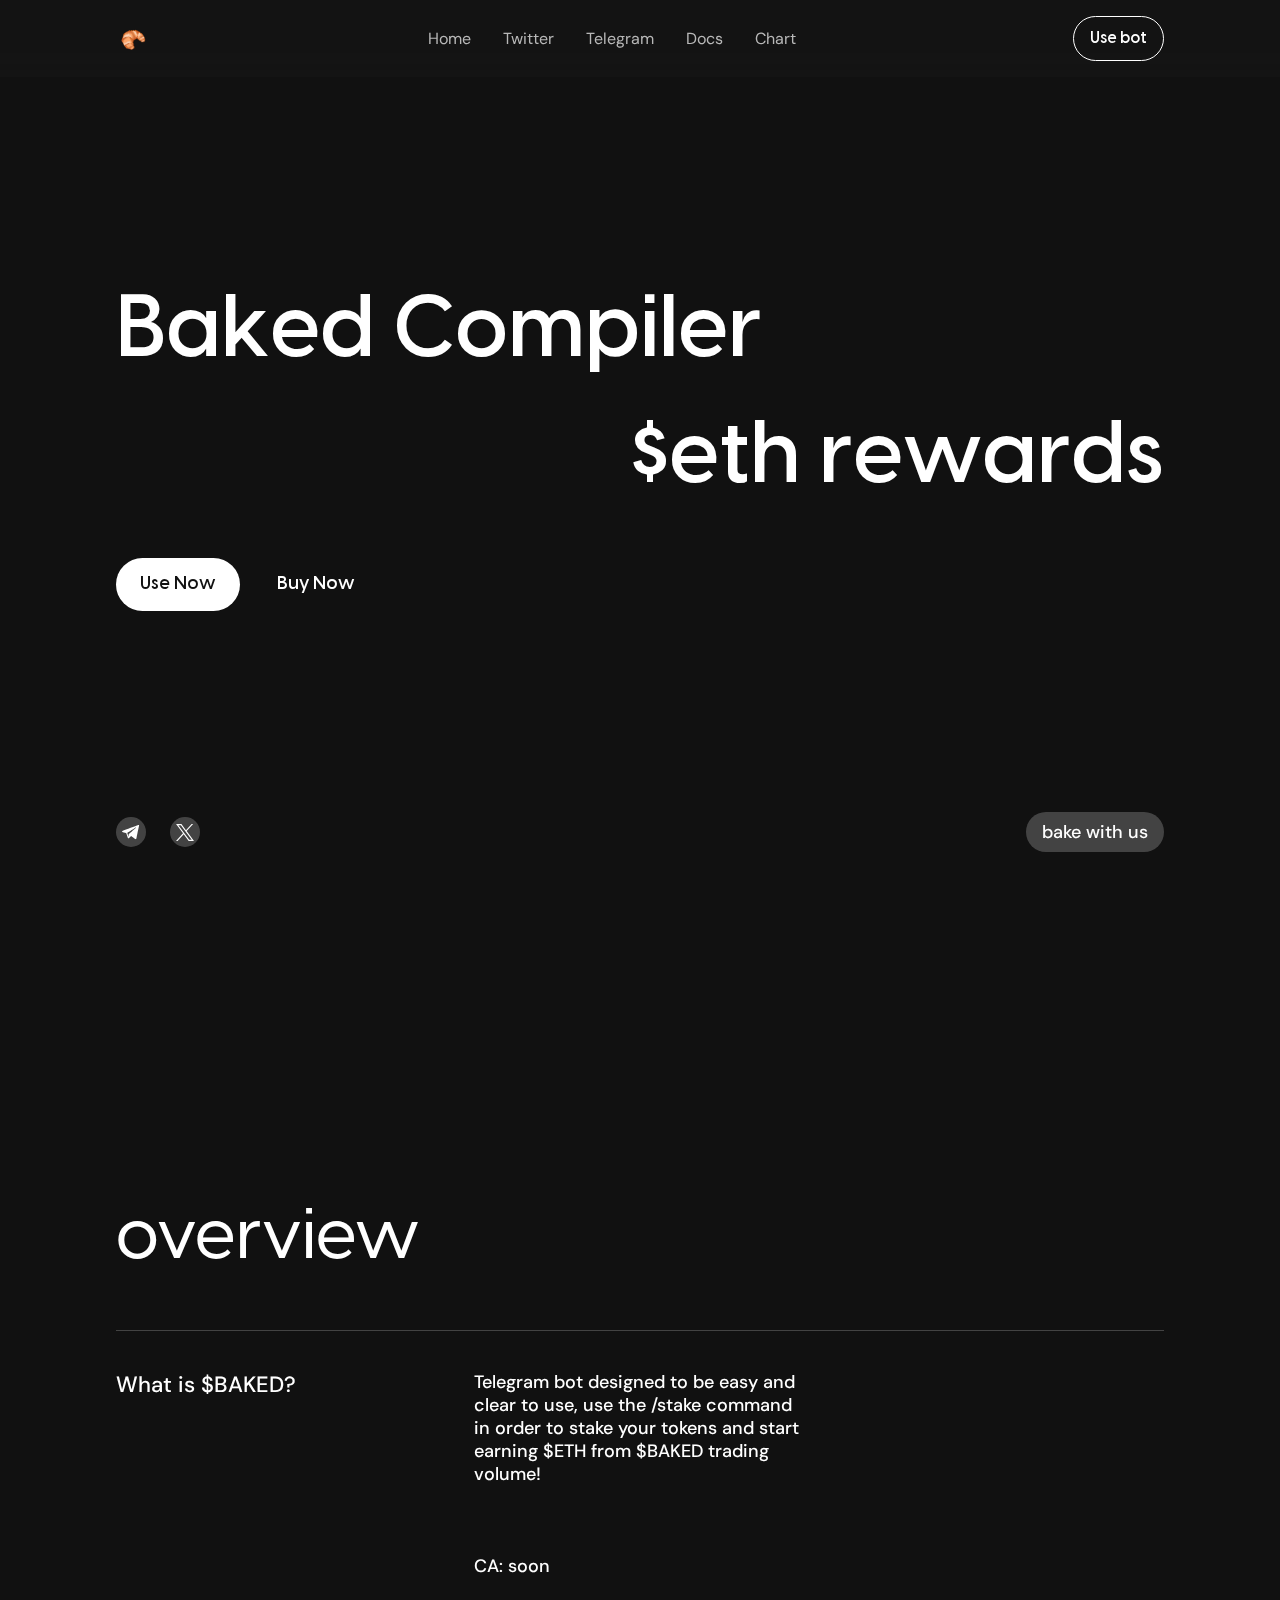
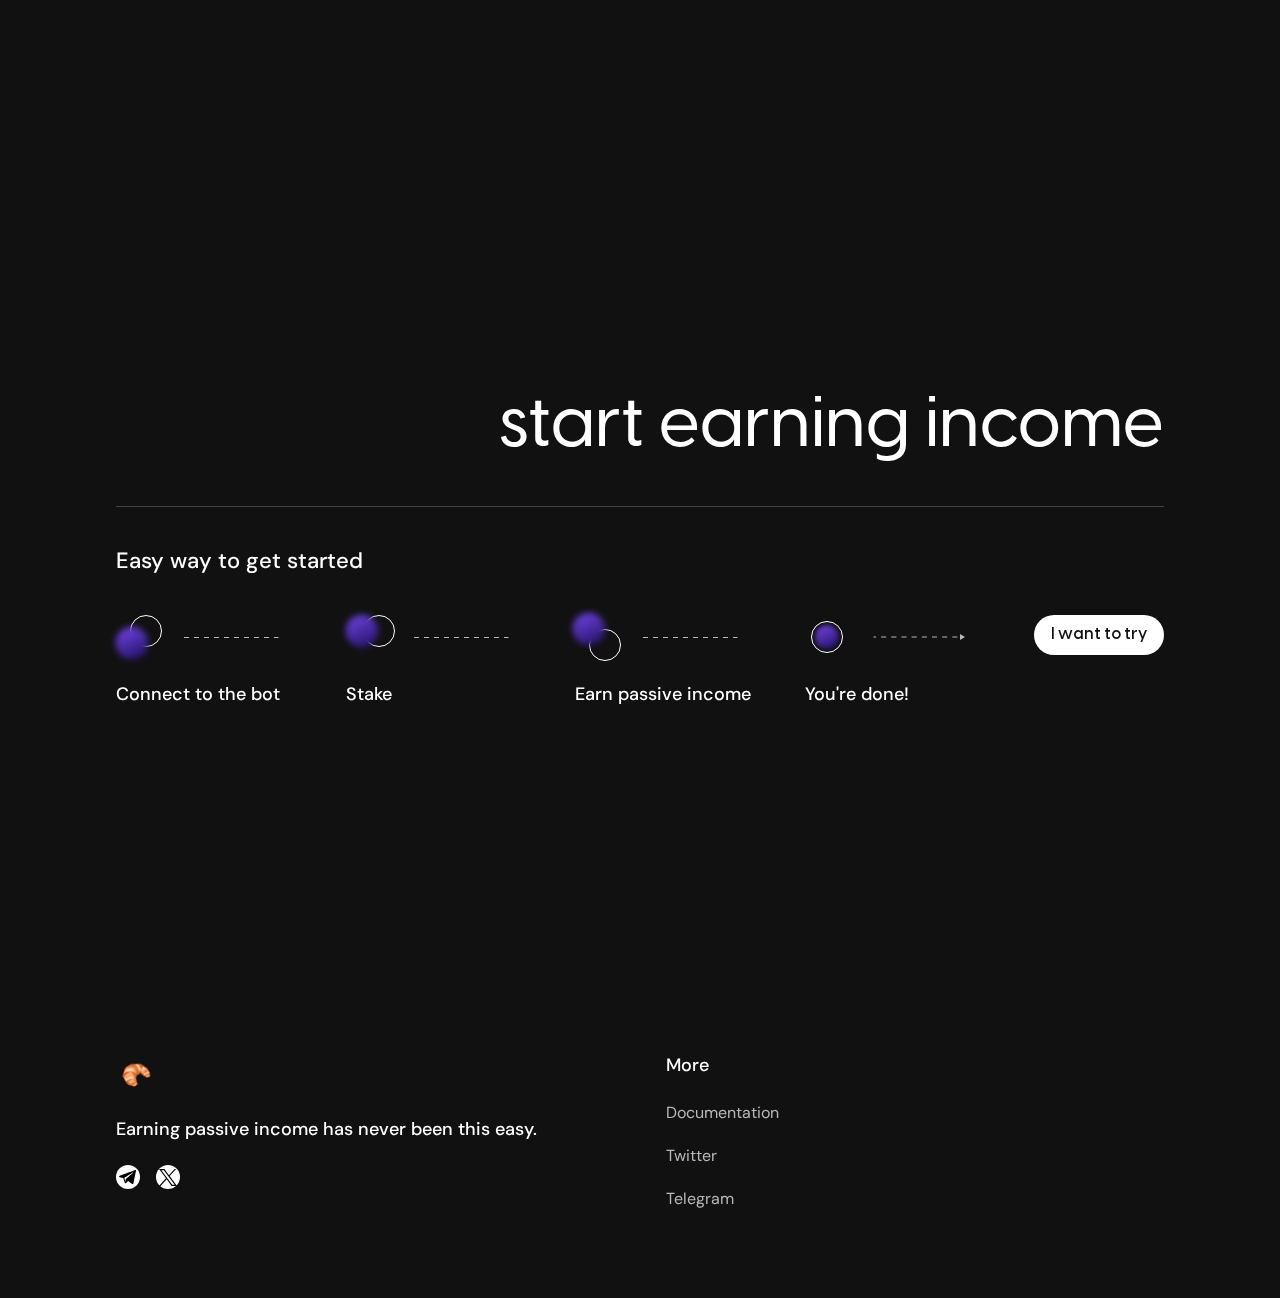
<file: index.html>
﻿<!DOCTYPE html>
<html lang="en">
  <head>
    <meta charset="utf-8">
    <title>Baked Compiler</title>
    <meta property="og:type" content="website">
    <meta content="summary_large_image" name="twitter:card">
    <meta content="width=device-width, initial-scale=1" name="viewport">
    <meta content="Webflow" name="generator">
    <link rel="icon" href="bake.png" />
    <link href="styles-1.css" rel="stylesheet" type="text/css">
    <style>
      @media (min-width: 992px) {
        html.w-mod-js:not(.w-mod-ix)
          [data-w-id="4cd6d85d-cbdc-1284-87d9-7c7bebe2f291"] {
          -webkit-transform: translate3d(0, 150px, 0) scale3d(1, 1, 1)
            rotateX(0) rotateY(0) rotateZ(0) skew(0, 0);
          -moz-transform: translate3d(0, 150px, 0) scale3d(1, 1, 1) rotateX(0)
            rotateY(0) rotateZ(0) skew(0, 0);
          -ms-transform: translate3d(0, 150px, 0) scale3d(1, 1, 1) rotateX(0)
            rotateY(0) rotateZ(0) skew(0, 0);
          transform: translate3d(0, 150px, 0) scale3d(1, 1, 1) rotateX(0)
            rotateY(0) rotateZ(0) skew(0, 0);
          opacity: 0;
        }
        html.w-mod-js:not(.w-mod-ix)
          [data-w-id="29c67955-75af-b075-bf0a-2b5d37d7e2c1"] {
          -webkit-transform: translate3d(0, 150px, 0) scale3d(1, 1, 1)
            rotateX(0) rotateY(0) rotateZ(0) skew(0, 0);
          -moz-transform: translate3d(0, 150px, 0) scale3d(1, 1, 1) rotateX(0)
            rotateY(0) rotateZ(0) skew(0, 0);
          -ms-transform: translate3d(0, 150px, 0) scale3d(1, 1, 1) rotateX(0)
            rotateY(0) rotateZ(0) skew(0, 0);
          transform: translate3d(0, 150px, 0) scale3d(1, 1, 1) rotateX(0)
            rotateY(0) rotateZ(0) skew(0, 0);
          opacity: 0;
        }
        html.w-mod-js:not(.w-mod-ix)
          [data-w-id="f84f2c1a-4d35-c6c3-0a40-ee35125a8dae"] {
          -webkit-transform: translate3d(0, 150px, 0) scale3d(1, 1, 1)
            rotateX(0) rotateY(0) rotateZ(0) skew(0, 0);
          -moz-transform: translate3d(0, 150px, 0) scale3d(1, 1, 1) rotateX(0)
            rotateY(0) rotateZ(0) skew(0, 0);
          -ms-transform: translate3d(0, 150px, 0) scale3d(1, 1, 1) rotateX(0)
            rotateY(0) rotateZ(0) skew(0, 0);
          transform: translate3d(0, 150px, 0) scale3d(1, 1, 1) rotateX(0)
            rotateY(0) rotateZ(0) skew(0, 0);
          opacity: 0;
        }
        html.w-mod-js:not(.w-mod-ix)
          [data-w-id="df864625-a166-914b-9085-d720315b0d08"] {
          -webkit-transform: translate3d(0, 150px, 0) scale3d(1, 1, 1)
            rotateX(0) rotateY(0) rotateZ(0) skew(0, 0);
          -moz-transform: translate3d(0, 150px, 0) scale3d(1, 1, 1) rotateX(0)
            rotateY(0) rotateZ(0) skew(0, 0);
          -ms-transform: translate3d(0, 150px, 0) scale3d(1, 1, 1) rotateX(0)
            rotateY(0) rotateZ(0) skew(0, 0);
          transform: translate3d(0, 150px, 0) scale3d(1, 1, 1) rotateX(0)
            rotateY(0) rotateZ(0) skew(0, 0);
          opacity: 0;
        }
        html.w-mod-js:not(.w-mod-ix)
          [data-w-id="8af830c7-88c6-4a11-c1c2-744e6a4bfdfe"] {
          -webkit-transform: translate3d(0, 150px, 0) scale3d(1, 1, 1)
            rotateX(0) rotateY(0) rotateZ(0) skew(0, 0);
          -moz-transform: translate3d(0, 150px, 0) scale3d(1, 1, 1) rotateX(0)
            rotateY(0) rotateZ(0) skew(0, 0);
          -ms-transform: translate3d(0, 150px, 0) scale3d(1, 1, 1) rotateX(0)
            rotateY(0) rotateZ(0) skew(0, 0);
          transform: translate3d(0, 150px, 0) scale3d(1, 1, 1) rotateX(0)
            rotateY(0) rotateZ(0) skew(0, 0);
          opacity: 0;
        }
        html.w-mod-js:not(.w-mod-ix)
          [data-w-id="1eb6a9e7-115c-f9f0-3290-aec613fbfdd6"] {
          -webkit-transform: translate3d(0, 150px, 0) scale3d(1, 1, 1)
            rotateX(0) rotateY(0) rotateZ(0) skew(0, 0);
          -moz-transform: translate3d(0, 150px, 0) scale3d(1, 1, 1) rotateX(0)
            rotateY(0) rotateZ(0) skew(0, 0);
          -ms-transform: translate3d(0, 150px, 0) scale3d(1, 1, 1) rotateX(0)
            rotateY(0) rotateZ(0) skew(0, 0);
          transform: translate3d(0, 150px, 0) scale3d(1, 1, 1) rotateX(0)
            rotateY(0) rotateZ(0) skew(0, 0);
          opacity: 0;
        }
        html.w-mod-js:not(.w-mod-ix)
          [data-w-id="2e895233-b956-076a-3cdd-2c0603337ffc"] {
          -webkit-transform: translate3d(0, 150px, 0) scale3d(1, 1, 1)
            rotateX(0) rotateY(0) rotateZ(0) skew(0, 0);
          -moz-transform: translate3d(0, 150px, 0) scale3d(1, 1, 1) rotateX(0)
            rotateY(0) rotateZ(0) skew(0, 0);
          -ms-transform: translate3d(0, 150px, 0) scale3d(1, 1, 1) rotateX(0)
            rotateY(0) rotateZ(0) skew(0, 0);
          transform: translate3d(0, 150px, 0) scale3d(1, 1, 1) rotateX(0)
            rotateY(0) rotateZ(0) skew(0, 0);
          opacity: 0;
        }
        html.w-mod-js:not(.w-mod-ix)
          [data-w-id="e05d8376-e965-a88c-108f-e212568416c2"] {
          -webkit-transform: translate3d(0, 150px, 0) scale3d(1, 1, 1)
            rotateX(0) rotateY(0) rotateZ(0) skew(0, 0);
          -moz-transform: translate3d(0, 150px, 0) scale3d(1, 1, 1) rotateX(0)
            rotateY(0) rotateZ(0) skew(0, 0);
          -ms-transform: translate3d(0, 150px, 0) scale3d(1, 1, 1) rotateX(0)
            rotateY(0) rotateZ(0) skew(0, 0);
          transform: translate3d(0, 150px, 0) scale3d(1, 1, 1) rotateX(0)
            rotateY(0) rotateZ(0) skew(0, 0);
          opacity: 0;
        }
        html.w-mod-js:not(.w-mod-ix)
          [data-w-id="8f0d7399-6290-85c2-41b8-5e5a53d45381"] {
          -webkit-transform: translate3d(0, 150px, 0) scale3d(1, 1, 1)
            rotateX(0) rotateY(0) rotateZ(0) skew(0, 0);
          -moz-transform: translate3d(0, 150px, 0) scale3d(1, 1, 1) rotateX(0)
            rotateY(0) rotateZ(0) skew(0, 0);
          -ms-transform: translate3d(0, 150px, 0) scale3d(1, 1, 1) rotateX(0)
            rotateY(0) rotateZ(0) skew(0, 0);
          transform: translate3d(0, 150px, 0) scale3d(1, 1, 1) rotateX(0)
            rotateY(0) rotateZ(0) skew(0, 0);
          opacity: 0;
        }
      }
      @media (max-width: 991px) and (min-width: 768px) {
        html.w-mod-js:not(.w-mod-ix)
          [data-w-id="4cd6d85d-cbdc-1284-87d9-7c7bebe2f291"] {
          -webkit-transform: translate3d(0, 150px, 0) scale3d(1, 1, 1)
            rotateX(0) rotateY(0) rotateZ(0) skew(0, 0);
          -moz-transform: translate3d(0, 150px, 0) scale3d(1, 1, 1) rotateX(0)
            rotateY(0) rotateZ(0) skew(0, 0);
          -ms-transform: translate3d(0, 150px, 0) scale3d(1, 1, 1) rotateX(0)
            rotateY(0) rotateZ(0) skew(0, 0);
          transform: translate3d(0, 150px, 0) scale3d(1, 1, 1) rotateX(0)
            rotateY(0) rotateZ(0) skew(0, 0);
          opacity: 0;
        }
        html.w-mod-js:not(.w-mod-ix)
          [data-w-id="29c67955-75af-b075-bf0a-2b5d37d7e2c1"] {
          -webkit-transform: translate3d(0, 150px, 0) scale3d(1, 1, 1)
            rotateX(0) rotateY(0) rotateZ(0) skew(0, 0);
          -moz-transform: translate3d(0, 150px, 0) scale3d(1, 1, 1) rotateX(0)
            rotateY(0) rotateZ(0) skew(0, 0);
          -ms-transform: translate3d(0, 150px, 0) scale3d(1, 1, 1) rotateX(0)
            rotateY(0) rotateZ(0) skew(0, 0);
          transform: translate3d(0, 150px, 0) scale3d(1, 1, 1) rotateX(0)
            rotateY(0) rotateZ(0) skew(0, 0);
          opacity: 0;
        }
        html.w-mod-js:not(.w-mod-ix)
          [data-w-id="f84f2c1a-4d35-c6c3-0a40-ee35125a8dae"] {
          -webkit-transform: translate3d(0, 150px, 0) scale3d(1, 1, 1)
            rotateX(0) rotateY(0) rotateZ(0) skew(0, 0);
          -moz-transform: translate3d(0, 150px, 0) scale3d(1, 1, 1) rotateX(0)
            rotateY(0) rotateZ(0) skew(0, 0);
          -ms-transform: translate3d(0, 150px, 0) scale3d(1, 1, 1) rotateX(0)
            rotateY(0) rotateZ(0) skew(0, 0);
          transform: translate3d(0, 150px, 0) scale3d(1, 1, 1) rotateX(0)
            rotateY(0) rotateZ(0) skew(0, 0);
          opacity: 0;
        }
        html.w-mod-js:not(.w-mod-ix)
          [data-w-id="df864625-a166-914b-9085-d720315b0d08"] {
          -webkit-transform: translate3d(0, 150px, 0) scale3d(1, 1, 1)
            rotateX(0) rotateY(0) rotateZ(0) skew(0, 0);
          -moz-transform: translate3d(0, 150px, 0) scale3d(1, 1, 1) rotateX(0)
            rotateY(0) rotateZ(0) skew(0, 0);
          -ms-transform: translate3d(0, 150px, 0) scale3d(1, 1, 1) rotateX(0)
            rotateY(0) rotateZ(0) skew(0, 0);
          transform: translate3d(0, 150px, 0) scale3d(1, 1, 1) rotateX(0)
            rotateY(0) rotateZ(0) skew(0, 0);
          opacity: 0;
        }
        html.w-mod-js:not(.w-mod-ix)
          [data-w-id="8af830c7-88c6-4a11-c1c2-744e6a4bfdfe"] {
          -webkit-transform: translate3d(0, 150px, 0) scale3d(1, 1, 1)
            rotateX(0) rotateY(0) rotateZ(0) skew(0, 0);
          -moz-transform: translate3d(0, 150px, 0) scale3d(1, 1, 1) rotateX(0)
            rotateY(0) rotateZ(0) skew(0, 0);
          -ms-transform: translate3d(0, 150px, 0) scale3d(1, 1, 1) rotateX(0)
            rotateY(0) rotateZ(0) skew(0, 0);
          transform: translate3d(0, 150px, 0) scale3d(1, 1, 1) rotateX(0)
            rotateY(0) rotateZ(0) skew(0, 0);
          opacity: 0;
        }
        html.w-mod-js:not(.w-mod-ix)
          [data-w-id="1eb6a9e7-115c-f9f0-3290-aec613fbfdd6"] {
          -webkit-transform: translate3d(0, 150px, 0) scale3d(1, 1, 1)
            rotateX(0) rotateY(0) rotateZ(0) skew(0, 0);
          -moz-transform: translate3d(0, 150px, 0) scale3d(1, 1, 1) rotateX(0)
            rotateY(0) rotateZ(0) skew(0, 0);
          -ms-transform: translate3d(0, 150px, 0) scale3d(1, 1, 1) rotateX(0)
            rotateY(0) rotateZ(0) skew(0, 0);
          transform: translate3d(0, 150px, 0) scale3d(1, 1, 1) rotateX(0)
            rotateY(0) rotateZ(0) skew(0, 0);
          opacity: 0;
        }
        html.w-mod-js:not(.w-mod-ix)
          [data-w-id="2e895233-b956-076a-3cdd-2c0603337ffc"] {
          -webkit-transform: translate3d(0, 150px, 0) scale3d(1, 1, 1)
            rotateX(0) rotateY(0) rotateZ(0) skew(0, 0);
          -moz-transform: translate3d(0, 150px, 0) scale3d(1, 1, 1) rotateX(0)
            rotateY(0) rotateZ(0) skew(0, 0);
          -ms-transform: translate3d(0, 150px, 0) scale3d(1, 1, 1) rotateX(0)
            rotateY(0) rotateZ(0) skew(0, 0);
          transform: translate3d(0, 150px, 0) scale3d(1, 1, 1) rotateX(0)
            rotateY(0) rotateZ(0) skew(0, 0);
          opacity: 0;
        }
        html.w-mod-js:not(.w-mod-ix)
          [data-w-id="e05d8376-e965-a88c-108f-e212568416c2"] {
          -webkit-transform: translate3d(0, 150px, 0) scale3d(1, 1, 1)
            rotateX(0) rotateY(0) rotateZ(0) skew(0, 0);
          -moz-transform: translate3d(0, 150px, 0) scale3d(1, 1, 1) rotateX(0)
            rotateY(0) rotateZ(0) skew(0, 0);
          -ms-transform: translate3d(0, 150px, 0) scale3d(1, 1, 1) rotateX(0)
            rotateY(0) rotateZ(0) skew(0, 0);
          transform: translate3d(0, 150px, 0) scale3d(1, 1, 1) rotateX(0)
            rotateY(0) rotateZ(0) skew(0, 0);
          opacity: 0;
        }
        html.w-mod-js:not(.w-mod-ix)
          [data-w-id="8f0d7399-6290-85c2-41b8-5e5a53d45381"] {
          -webkit-transform: translate3d(0, 150px, 0) scale3d(1, 1, 1)
            rotateX(0) rotateY(0) rotateZ(0) skew(0, 0);
          -moz-transform: translate3d(0, 150px, 0) scale3d(1, 1, 1) rotateX(0)
            rotateY(0) rotateZ(0) skew(0, 0);
          -ms-transform: translate3d(0, 150px, 0) scale3d(1, 1, 1) rotateX(0)
            rotateY(0) rotateZ(0) skew(0, 0);
          transform: translate3d(0, 150px, 0) scale3d(1, 1, 1) rotateX(0)
            rotateY(0) rotateZ(0) skew(0, 0);
          opacity: 0;
        }
      }
    </style>
    <script type="text/javascript">
      !(function (o, c) {
        var n = c.documentElement,
          t = " w-mod-";
        (n.className += t + "js"),
          ("ontouchstart" in o ||
            (o.DocumentTouch && c instanceof DocumentTouch)) &&
            (n.className += t + "touch");
      })(window, document);
    </script>
  </head>
  <body class="body">
    <main class="page-wrapper">
      <div class="w-embed">
        <style>
          * {
           	box-sizing: border-box;
          	margin: 0;
             padding: 0;
           }

          html,
           body {
           	font-size: 10px !important;
           }
        </style>
      </div>
      <div class="fixed-navbar">
        <div data-animation="default" data-collapse="small" data-duration="400" data-easing="ease" data-easing2="ease" data-no-scroll="1" role="banner" class="navbar w-nav">
          <div class="container w-container">
            <div class="navbar_wrapper">
              <a href="index.htm" aria-current="page" class="navbar_logo-link w-nav-brand w--current"><img src="bake.png" loading="eager" alt="" class="logo"></a><link rel="prerender" href="index.htm">
              <nav role="navigation" class="navbar-links_list is-mob w-nav-menu">
                <a href="index.htm" aria-current="page" class="navbar-link_item is-mob w-nav-link w--current">Home</a><link rel="prerender" href="https://twitter.com/BakedCompiler"><a href="https://twitter.com/BakedCompiler" class="navbar-link_item is-mob w-nav-link">Twitter</a><link rel="prerender" href="https://twitter.com/BakedCompiler"><a href="https://twitter.com/BakedCompiler" class="navbar-link_item is-mob w-nav-link">Telegram</a><a href="https://medium.com/@BakedCompiler/baked-compiler-e491d82f6201" target="_blank" class="navbar-link_item is-mob w-nav-link">Docs</a><a href="https://dexscreener.com/ethereum" class="navbar-link_item is-mob w-nav-link">Chart</a>
                <ul role="list" class="social-links_list is-mob w-list-unstyled">
                  <li>
                    <a href="https://twitter.com/BakedCompiler" target="_blank" class="social-link_item is-white w-inline-block"><div class="embed_code w-embed">
                        <svg xmlns="http://www.w3.org/2000/svg" class="social-media_icon" width="18" height="17" viewbox="0 0 18 17" fill="none">
                          <path fill-rule="evenodd" clip-rule="evenodd" d="M13.0989 14.9927C13.3283 15.1551 13.624 15.1957 13.8876 15.096C14.1512 14.9955 14.345 14.7704 14.4035 14.4975C15.0226 11.5876 16.5246 4.22252 17.0882 1.57558C17.1309 1.37608 17.0597 1.16874 16.9029 1.03551C16.7462 0.902268 16.5289 0.863792 16.3351 0.935755C13.3475 2.04155 4.14703 5.49362 0.386458 6.88513C0.147771 6.97348 -0.00755403 7.2029 0.000283471 7.45442C0.00883347 7.70664 0.178408 7.92538 0.422796 7.99877C2.10928 8.50322 4.32302 9.20503 4.32302 9.20503C4.32302 9.20503 5.35757 12.3293 5.89693 13.9182C5.96462 14.1177 6.12066 14.2745 6.32657 14.3286C6.53177 14.3821 6.75122 14.3258 6.90441 14.1811C7.77081 13.3632 9.11031 12.0985 9.11031 12.0985C9.11031 12.0985 11.6554 13.9645 13.0989 14.9927ZM5.25426 8.8103L6.45055 12.7561L6.71631 10.2574C6.71631 10.2574 11.3383 6.08855 13.9731 3.71237C14.0501 3.64254 14.0608 3.52569 13.9966 3.44376C13.9332 3.36182 13.8164 3.34258 13.7287 3.39816C10.675 5.34827 5.25426 8.8103 5.25426 8.8103Z" fill="black"></path>
                        </svg></div></a>
                  </li>
                  <li>
                    <a href="https://twitter.com/BakedCompiler" target="_blank" class="social-link_item is-white w-inline-block"><div class="embed_code w-embed">
                        <svg width="18" height="18" class="socila-media_icon is-white" viewbox="0 0 18 18" fill="none" xmlns="http://www.w3.org/2000/svg">
                          <path d="M0.0438858 0.576416L6.99348 9.86869L0 17.4237H1.57395L7.69674 10.8092L12.6438 17.4237H18L10.6594 7.60875L17.1689 0.576416H15.5949L9.95613 6.66826L5.40011 0.576416H0.0438858ZM2.3585 1.73579H4.81916L15.685 16.2641H13.2244L2.3585 1.73579Z" fill="#111111"></path>
                        </svg></div></a>
                  </li>
                </ul>
                <div class="navbar_cta-btn is-mob">
                  <a href="#" class="btn outline-small w-button">Log In</a>
                </div>
              </nav>
              <div class="navbar_mobile-btn w-nav-button">
                <div class="embed_code w-embed">
                  <svg width="24" height="24" class="navbar_mobile-btn-icon" viewbox="0 0 24 24" fill="none" xmlns="http://www.w3.org/2000/svg">
                    <path fill-rule="evenodd" class="navbar_mobile-btn-line-1" clip-rule="evenodd" d="M2 12C2 11.4477 2.44772 11 3 11H21C21.5523 11 22 11.4477 22 12C22 12.5523 21.5523 13 21 13H3C2.44772 13 2 12.5523 2 12Z" fill="white"></path>
                    <path fill-rule="evenodd" class="navbar_mobile-btn-line-2" clip-rule="evenodd" d="M2 6C2 5.44772 2.44772 5 3 5H21C21.5523 5 22 5.44772 22 6C22 6.55228 21.5523 7 21 7H3C2.44772 7 2 6.55228 2 6Z" fill="white"></path>
                    <path fill-rule="evenodd" class="navbar_mobile-btn-line-3" clip-rule="evenodd" d="M2 18C2 17.4477 2.44772 17 3 17H21C21.5523 17 22 17.4477 22 18C22 18.5523 21.5523 19 21 19H3C2.44772 19 2 18.5523 2 18Z" fill="white"></path>
                  </svg>
                </div>
              </div>
              <div class="navbar_cta-btn">
                <a href="https://t.me/BakedCompiler" class="btn outline-small w-button">Use bot</a>
              </div>
            </div>
          </div>
          <div class="w-embed">
            <style>
              .navbar_mobile-btn .navbar_mobile-btn-icon * {
                transition: all 0.25s ease;
              }

              .navbar_mobile-btn.w--open
                .navbar_mobile-btn-icon
                .navbar_mobile-btn-line-1 {
                transform: rotateZ(-45deg) translate(-3px, 9px);
                transform-origin: left;
              }
              .navbar_mobile-btn.w--open
                .navbar_mobile-btn-icon
                .navbar_mobile-btn-line-2 {
                opacity: 0;
                display: none;
              }
              .navbar_mobile-btn.w--open
                .navbar_mobile-btn-icon
                .navbar_mobile-btn-line-3 {
                transform: rotateZ(45deg) translate(4px, 2px);
                transform-origin: right;
              }
              .navbar-link_item.w--current {
                color: white;
              }
            </style>
          </div>
        </div>
      </div>
      <section data-w-id="c907fe8a-0e5d-f52a-f61d-9c7c805b9c34" class="hero_section">
        <div class="container">
          <div class="hero_wrapper">
            <div class="hero_top-wrapper">
              <div class="hero_title-wrapper">
                <h1 data-w-id="36abc1c3-8ab6-6e4a-66f5-92ff7de56126" class="heading-style-h1">
                  Baked Compiler
                </h1>
                <div class="hero_title-bottom">
                  <p data-w-id="f220f5c1-796e-649f-34f7-23a331b788be" class="hero_subtitle-text">
                  
                  </p>
                  <h2 data-w-id="9557fcc2-35d7-d8b9-79f5-033adaedeb76" class="heading-style-h1">
                    $ETH rewards
                  </h2>
                </div>
              </div>
              <div data-w-id="ec6dc4ce-4a0e-cc0a-df72-05ca323a3dbc" class="hero_cta">
                <a href="https://t.me/BakedCompiler" target="_blank" class="btn fill-white w-button">Use Now</a><a href="https://app.uniswap.org/swap?inputCurrency=ETH&outputCurrency=&chain=mainnet" target="_blank" class="btn btn-fill-on-hover w-button">Buy Now</a>
              </div>
            </div>
            <div class="hero_bottom-wrapper">
              <ul role="list" class="social-links_list w-list-unstyled">
                <li>
                  <a href="https://twitter.com/BakedCompiler" target="_blank" class="social-link_item w-inline-block"><div class="embed_code w-embed">
                      <svg xmlns="http://www.w3.org/2000/svg" class="social-media_icon" width="18" height="17" viewbox="0 0 18 17" fill="none">
                        <path fill-rule="evenodd" clip-rule="evenodd" d="M13.0989 14.9927C13.3283 15.1551 13.624 15.1957 13.8876 15.096C14.1512 14.9955 14.345 14.7704 14.4035 14.4975C15.0226 11.5876 16.5246 4.22252 17.0882 1.57558C17.1309 1.37608 17.0597 1.16874 16.9029 1.03551C16.7462 0.902268 16.5289 0.863792 16.3351 0.935755C13.3475 2.04155 4.14703 5.49362 0.386458 6.88513C0.147771 6.97348 -0.00755403 7.2029 0.000283471 7.45442C0.00883347 7.70664 0.178408 7.92538 0.422796 7.99877C2.10928 8.50322 4.32302 9.20503 4.32302 9.20503C4.32302 9.20503 5.35757 12.3293 5.89693 13.9182C5.96462 14.1177 6.12066 14.2745 6.32657 14.3286C6.53177 14.3821 6.75122 14.3258 6.90441 14.1811C7.77081 13.3632 9.11031 12.0985 9.11031 12.0985C9.11031 12.0985 11.6554 13.9645 13.0989 14.9927ZM5.25426 8.8103L6.45055 12.7561L6.71631 10.2574C6.71631 10.2574 11.3383 6.08855 13.9731 3.71237C14.0501 3.64254 14.0608 3.52569 13.9966 3.44376C13.9332 3.36182 13.8164 3.34258 13.7287 3.39816C10.675 5.34827 5.25426 8.8103 5.25426 8.8103Z" fill="white"></path>
                      </svg></div></a>
                </li>
                <li>
                  <a href="https://twitter.com/BakedCompiler" target="_blank" class="social-link_item w-inline-block"><div class="embed_code w-embed">
                      <svg width="18" height="17" class="social-media_icon" viewbox="0 0 18 17" fill="none" xmlns="http://www.w3.org/2000/svg">
                        <path d="M0.0438858 0.076416L6.99348 9.36869L0 16.9237H1.57395L7.69674 10.3092L12.6438 16.9237H18L10.6594 7.10875L17.1689 0.076416H15.5949L9.95613 6.16826L5.40011 0.076416H0.0438858ZM2.3585 1.23579H4.81916L15.685 15.7641H13.2244L2.3585 1.23579Z" fill="white"></path>
                      </svg></div></a>
                </li>
              </ul>
              <div class="hero_bottom-label-text">
                <span class="hero_bottom-label-text is-large">bake with us</span>
                
              </div>
            </div>
          </div>
        </div>
        <div class="hero_lottie-bg" data-w-id="1f655a75-5505-d8f4-172a-56d0e5dda8e8" data-animation-type="lottie" data-src="https://uploads-ssl.webflow.com/64fb18e1a80ba54bbd3dca0c/64fb18e1a80ba54bbd3dca31_swift-bg-v3.json" data-loop="1" data-direction="1" data-autoplay="1" data-is-ix2-target="0" data-renderer="svg" data-default-duration="13.983333333333333" data-duration="0"></div>
      </section>
      <section class="overview_section">
        <div class="container">
          <div data-w-id="4cd6d85d-cbdc-1284-87d9-7c7bebe2f291" class="overview_wrapper">
            <h2 class="heading-style-h2">overview</h2>
            <div class="overview_main">
              <h3 class="heading-style-h3">What is $BAKED?</h3>
              <h4 class="heading-style-h4">
                Telegram bot designed to be easy and clear to use, use the /stake command in order to stake your tokens and start earning $ETH from $BAKED trading volume!                <br>  <br>
                <br><br>
                CA: soon
              </h4>
              <p class="regular-text is-faded">
              </p>
            </div>
          </div>
        </div>
      </section>
      <section data-w-id="6a88b43a-3611-4965-2777-5921e6f67373" class="circles_section">
        <div class="container">
          <div class="circles_wrapper">
            <div data-w-id="6b5fb406-64aa-f27f-85fb-5ceb85a64d2a" data-is-ix2-target="1" class="circles_image is-lottie" data-animation-type="lottie" data-src="https://uploads-ssl.webflow.com/64fb18e1a80ba54bbd3dca0c/64fb18e1a80ba54bbd3dca30_swift-overview.json" data-loop="0" data-direction="1" data-autoplay="0" data-renderer="svg" data-default-duration="4.037370539591901" data-duration="0" data-ix2-initial-state="0"></div>
          </div>
        </div>
      </section>
      <section class="create-profile_section">
        <div class="container">
          <div data-w-id="29c67955-75af-b075-bf0a-2b5d37d7e2c1" class="create-profile_wrapper">
            <h2 class="heading-style-h2 align-right">Start earning income</h2>
            <div class="create-profile_main">
              <h3 class="heading-style-h3">Easy way to get started</h3>
              <div class="create-profile_steps">
                <div class="create-profile_step-item">
                  <div class="create-profile_step-header">
                    <div class="create-profile_step-icon is-step-1">
                      <img src="64fb18e1a80ba54bbd3dca0c/64fb18e1a80ba54bbd3dca1c_create-profile-steps-circle-gradient-1.svg" loading="lazy" alt="" class="step-icon_circle is-gradient-step-1"><img src="64fb18e1a80ba54bbd3dca0c/64fb18e1a80ba54bbd3dca1d_create-profile-steps-circle-outline-1.svg" loading="lazy" alt="" class="step-icon_circle is-outline-step-1">
                    </div>
                    <img src="64fb18e1a80ba54bbd3dca0c/64fb18e1a80ba54bbd3dca1e_create-profile-steps-line-1.svg" loading="lazy" alt="" class="create-profile_step-bar">
                  </div>
                  <div class="create-profile_step-main">
                    <h4 class="heading-style-h4">Connect to the bot</h4>
                    <p class="regular-text is-faded">
                    </p>
                  </div>
                  <img src="64fb18e1a80ba54bbd3dca0c/64fb18e1a80ba54bbd3dca20_create-profile-step-line-mob-1.svg" loading="lazy" alt="" class="create-profile_step-bar is-mob">
                </div>
                <div class="create-profile_step-item">
                  <div class="create-profile_step-header">
                    <div class="create-profile_step-icon is-step-2">
                      <img src="64fb18e1a80ba54bbd3dca0c/64fb18e1a80ba54bbd3dca1c_create-profile-steps-circle-gradient-1.svg" loading="lazy" alt="" class="step-icon_circle is-gradient-step-2"><img src="64fb18e1a80ba54bbd3dca0c/64fb18e1a80ba54bbd3dca1d_create-profile-steps-circle-outline-1.svg" loading="lazy" alt="" class="step-icon_circle is-outline-step-2">
                    </div>
                    <img src="64fb18e1a80ba54bbd3dca0c/64fb18e1a80ba54bbd3dca1e_create-profile-steps-line-1.svg" loading="lazy" alt="" class="create-profile_step-bar">
                  </div>
                  <div class="create-profile_step-main">
                    <h4 class="heading-style-h4">Stake</h4>
                    <p class="regular-text is-faded">
                    
                    </p>
                  </div>
                  <img src="64fb18e1a80ba54bbd3dca0c/64fb18e1a80ba54bbd3dca20_create-profile-step-line-mob-1.svg" loading="lazy" alt="" class="create-profile_step-bar is-mob">
                </div>
                <div class="create-profile_step-item">
                  <div class="create-profile_step-header">
                    <div class="create-profile_step-icon is-step-3">
                      <img src="64fb18e1a80ba54bbd3dca0c/64fb18e1a80ba54bbd3dca1c_create-profile-steps-circle-gradient-1.svg" loading="lazy" alt="" class="step-icon_circle is-gradient-step-3"><img src="64fb18e1a80ba54bbd3dca0c/64fb18e1a80ba54bbd3dca1d_create-profile-steps-circle-outline-1.svg" loading="lazy" alt="" class="step-icon_circle is-outline-step-3">
                    </div>
                    <img src="64fb18e1a80ba54bbd3dca0c/64fb18e1a80ba54bbd3dca1e_create-profile-steps-line-1.svg" loading="lazy" alt="" class="create-profile_step-bar">
                  </div>
                  <div class="create-profile_step-main">
                    <h4 class="heading-style-h4">Earn passive income</h4>
                    <p class="regular-text is-faded">
                    </p>
                  </div>
                  <img src="64fb18e1a80ba54bbd3dca0c/64fb18e1a80ba54bbd3dca20_create-profile-step-line-mob-1.svg" loading="lazy" alt="" class="create-profile_step-bar is-mob">
                </div>
                <div id="w-node-_9bd25b4d-230e-937c-3736-23ae22007fae-bd3dca0a" class="create-profile_step-item">
                  <div class="create-profile_step-header">
                    <div class="create-profile_step-icon is-step-4">
                      <img src="64fb18e1a80ba54bbd3dca0c/64fb18e1a80ba54bbd3dca1c_create-profile-steps-circle-gradient-1.svg" loading="lazy" alt="" class="step-icon_circle is-gradient-step-4"><img src="64fb18e1a80ba54bbd3dca0c/64fb18e1a80ba54bbd3dca1d_create-profile-steps-circle-outline-1.svg" loading="lazy" alt="" class="step-icon_circle is-outline-step-4">
                    </div>
                    <img src="64fb18e1a80ba54bbd3dca0c/64fb18e1a80ba54bbd3dca1f_create-profile-step-line-arrow-1.svg" loading="lazy" alt="" class="create-profile_step-bar">
                  </div>
                  <div class="create-profile_step-main">
                    <h4 class="heading-style-h4">You're done!</h4>
                    <p class="regular-text is-faded">
                    </p>
                  </div>
                  <img src="64fb18e1a80ba54bbd3dca0c/64fb18e1a80ba54bbd3dca21_create-profile-step-line-arrow-mob-1.svg" loading="lazy" alt="" class="create-profile_step-bar is-mob">
                </div>
                <div id="w-node-_4ef5396c-270a-0a06-ef9b-1bd1e1b47f5f-bd3dca0a" class="create-profile_cta">
                  <a id="w-node-fffca74f-5caa-0b74-acd6-4f36611d5bc0-611d5bc0" href="https://t.me/BakedCompiler" target="_blank" class="btn fill-small w-button">I want to try</a>
                </div>
              </div>
            </div>
          </div>
        </div>
        <div class="w-embed">
          <style>
            @media (min-width: 992px) {
              .create-profile_step-icon * {
                transition: all 0.45s ease;
              }
              /* Step 1 */
              .create-profile_step-icon.is-step-1:hover
                .step-icon_circle:first-child {
                transform: translate(20px, -20px) scale(1.4);
              }
              .create-profile_step-icon.is-step-1:hover
                .step-icon_circle:last-child {
                transform: translate(-5px, 5px);
              }
              /* Step 2 */
              .create-profile_step-icon.is-step-2:hover
                .step-icon_circle:first-child {
                transform: translate(20px, 0px) scale(1.4);
              }
              .create-profile_step-icon.is-step-2:hover
                .step-icon_circle:last-child {
                transform: translate(-15px, 0px);
              }
              /* Step 3 */
              .create-profile_step-icon.is-step-3:hover
                .step-icon_circle:first-child {
                transform: translate(20px, 20px) scale(1.4);
              }
              .create-profile_step-icon.is-step-3:hover
                .step-icon_circle:last-child {
                transform: translate(-10px, -10px);
              }
              /* Step 4 */
              .create-profile_step-icon.is-step-4:hover
                .step-icon_circle:first-child {
                transform: scale(1.4);
              }
              .create-profile_step-icon.is-step-4:hover
                .step-icon_circle:last-child {
                transform: scale(1.2);
              }
            }
          </style>
        </div>
      </section>
      <footer class="footer">
        <div class="container footer_container">
          <div class="footer_wrapper">
            <div class="footer_block is-main-block">
              <img src="bake.png" loading="lazy" alt="" class="footer_logo">
              <h3 class="heading-style-h4">Earning passive income has never been this easy.</h3>
              <ul role="list" class="social-links_list footer-social-list w-list-unstyled">
                <li>
                  <a href="https://t.me/BakedCompiler" target="_blank" class="social-link_item is-white w-inline-block"><div class="embed_code w-embed">
                      <svg xmlns="http://www.w3.org/2000/svg" class="social-media_icon" width="18" height="17" viewbox="0 0 18 17" fill="none">
                        <path fill-rule="evenodd" clip-rule="evenodd" d="M13.0989 14.9927C13.3283 15.1551 13.624 15.1957 13.8876 15.096C14.1512 14.9955 14.345 14.7704 14.4035 14.4975C15.0226 11.5876 16.5246 4.22252 17.0882 1.57558C17.1309 1.37608 17.0597 1.16874 16.9029 1.03551C16.7462 0.902268 16.5289 0.863792 16.3351 0.935755C13.3475 2.04155 4.14703 5.49362 0.386458 6.88513C0.147771 6.97348 -0.00755403 7.2029 0.000283471 7.45442C0.00883347 7.70664 0.178408 7.92538 0.422796 7.99877C2.10928 8.50322 4.32302 9.20503 4.32302 9.20503C4.32302 9.20503 5.35757 12.3293 5.89693 13.9182C5.96462 14.1177 6.12066 14.2745 6.32657 14.3286C6.53177 14.3821 6.75122 14.3258 6.90441 14.1811C7.77081 13.3632 9.11031 12.0985 9.11031 12.0985C9.11031 12.0985 11.6554 13.9645 13.0989 14.9927ZM5.25426 8.8103L6.45055 12.7561L6.71631 10.2574C6.71631 10.2574 11.3383 6.08855 13.9731 3.71237C14.0501 3.64254 14.0608 3.52569 13.9966 3.44376C13.9332 3.36182 13.8164 3.34258 13.7287 3.39816C10.675 5.34827 5.25426 8.8103 5.25426 8.8103Z" fill="black"></path>
                      </svg></div></a>
                </li>
                <li>
                  <a href="https://t.me/BakedCompiler" target="_blank" class="social-link_item is-white w-inline-block"><div class="embed_code w-embed">
                      <svg width="18" height="17" class="social-media_icon" viewbox="0 0 18 17" fill="none" xmlns="http://www.w3.org/2000/svg">
                        <path d="M0.0438858 0.076416L6.99348 9.36869L0 16.9237H1.57395L7.69674 10.3092L12.6438 16.9237H18L10.6594 7.10875L17.1689 0.076416H15.5949L9.95613 6.16826L5.40011 0.076416H0.0438858ZM2.3585 1.23579H4.81916L15.685 15.7641H13.2244L2.3585 1.23579Z" fill="black"></path>
                      </svg></div></a>
                </li>
              </ul>
            </div>
            <div id="w-node-_4e930ef0-27a1-3f06-9cbf-08e7d394f77c-d394f762" class="footer_block-separator">
              <div id="w-node-_4e930ef0-27a1-3f06-9cbf-08e7d394f77d-d394f762" class="footer_block">
                <h4 class="heading-style-h4">More</h4>
                <ul role="list" class="footer_list w-list-unstyled">
                  <li class="footer_list-item">
                    <a href="https://medium.com/@BakedCompiler/baked-compiler-e491d82f6201" class="footer_link">Documentation</a>
                  </li>
                  <li class="footer_list-item">
                    <a href="https://twitter.com/BakedCompiler" class="footer_link">Twitter</a>
                  </li>
                  <li class="footer_list-item">
                    <a href="https://t.me/BakedCompiler" class="footer_link">Telegram</a>
                  </li>

      </ul></div></div></div></div></footer>
    </main>
    <script src="js/jquery-3.5.1.min.dc5e7f18c8-1.js?site=64fb18e1a80ba54bbd3dca0c" type="text/javascript" integrity="sha256-9/aliU8dGd2tb6OSsuzixeV4y/faTqgFtohetphbbj0=" crossorigin="anonymous"></script>
    <script src="64fb18e1a80ba54bbd3dca0c/js/webflow.6d5d1ff63-1.js" type="text/javascript"></script>
    <script>
      // Load DOM content/page
      document.addEventListener("DOMContentLoaded", function () {
        // FAQ
        document.querySelectorAll(".faq_item-header").forEach((item) => {
          item.addEventListener("click", (event) => {
            const answer = event.target.nextElementSibling;
            if (
              answer.style.display === "block" ||
              event.target.classList.contains("is-active")
            ) {
              answer.style.display = "none";
              event.target.classList.remove("is-active");
            } else {
              answer.style.display = "block";
              event.target.classList.add("is-active");
            }
          });
        });
      });
    </script>
  </body>
</html>
</file>
<file: styles.css>
﻿html {
    -ms-text-size-adjust: 100%;
    -webkit-text-size-adjust: 100%;
    font-family: sans-serif;
  }
  
  body {
    margin: 0;
  }
  
  article, aside, details, figcaption, figure, footer, header, hgroup, main, menu, nav, section, summary {
    display: block;
  }
  
  audio, canvas, progress, video {
    vertical-align: baseline;
    display: inline-block;
  }
  
  audio:not([controls]) {
    height: 0;
    display: none;
  }
  
  [hidden], template {
    display: none;
  }
  
  a {
    background-color: rgba(0, 0, 0, 0);
  }
  
  a:active, a:hover {
    outline: 0;
  }
  
  abbr[title] {
    border-bottom: 1px dotted;
  }
  
  b, strong {
    font-weight: bold;
  }
  
  dfn {
    font-style: italic;
  }
  
  h1 {
    margin: .67em 0;
    font-size: 2em;
  }
  
  mark {
    color: #000;
    background: #ff0;
  }
  
  small {
    font-size: 80%;
  }
  
  sub, sup {
    vertical-align: baseline;
    font-size: 75%;
    line-height: 0;
    position: relative;
  }
  
  sup {
    top: -.5em;
  }
  
  sub {
    bottom: -.25em;
  }
  
  img {
    border: 0;
  }
  
  svg:not(:root) {
    overflow: hidden;
  }
  
  figure {
    margin: 1em 40px;
  }
  
  hr {
    box-sizing: content-box;
    height: 0;
  }
  
  pre {
    overflow: auto;
  }
  
  code, kbd, pre, samp {
    font-family: monospace;
    font-size: 1em;
  }
  
  button, input, optgroup, select, textarea {
    color: inherit;
    font: inherit;
    margin: 0;
  }
  
  button {
    overflow: visible;
  }
  
  button, select {
    text-transform: none;
  }
  
  button, html input[type="button"], input[type="reset"] {
    -webkit-appearance: button;
    cursor: pointer;
  }
  
  button[disabled], html input[disabled] {
    cursor: default;
  }
  
  button::-moz-focus-inner, input::-moz-focus-inner {
    border: 0;
    padding: 0;
  }
  
  input {
    line-height: normal;
  }
  
  input[type="checkbox"], input[type="radio"] {
    box-sizing: border-box;
    padding: 0;
  }
  
  input[type="number"]::-webkit-inner-spin-button, input[type="number"]::-webkit-outer-spin-button {
    height: auto;
  }
  
  input[type="search"] {
    -webkit-appearance: none;
  }
  
  input[type="search"]::-webkit-search-cancel-button, input[type="search"]::-webkit-search-decoration {
    -webkit-appearance: none;
  }
  
  fieldset {
    border: 1px solid silver;
    margin: 0 2px;
    padding: .35em .625em .75em;
  }
  
  legend {
    border: 0;
    padding: 0;
  }
  
  textarea {
    overflow: auto;
  }
  
  optgroup {
    font-weight: bold;
  }
  
  table {
    border-collapse: collapse;
    border-spacing: 0;
  }
  
  td, th {
    padding: 0;
  }
  
  @font-face {
    font-family: webflow-icons;
    src: url("[data-uri]") format("truetype");
    font-weight: normal;
    font-style: normal;
  }
  
  [class^="w-icon-"], [class*=" w-icon-"] {
    speak: none;
    font-variant: normal;
    text-transform: none;
    -webkit-font-smoothing: antialiased;
    -moz-osx-font-smoothing: grayscale;
    font-style: normal;
    font-weight: normal;
    line-height: 1;
    font-family: webflow-icons !important;
  }
  
  .w-icon-slider-right:before {
    content: "î˜€";
  }
  
  .w-icon-slider-left:before {
    content: "î˜";
  }
  
  .w-icon-nav-menu:before {
    content: "î˜‚";
  }
  
  .w-icon-arrow-down:before, .w-icon-dropdown-toggle:before {
    content: "î˜ƒ";
  }
  
  .w-icon-file-upload-remove:before {
    content: "î¤€";
  }
  
  .w-icon-file-upload-icon:before {
    content: "î¤ƒ";
  }
  
  * {
    box-sizing: border-box;
  }
  
  html {
    height: 100%;
  }
  
  body {
    min-height: 100%;
    color: #333;
    background-color: #ffffff;
    margin: 0;
    font-family: Arial, sans-serif;
    font-size: 14px;
    line-height: 20px;
  }
  
  img {
    max-width: 100%;
    vertical-align: middle;
    display: inline-block;
  }
  
  html.w-mod-touch * {
    background-attachment: scroll !important;
  }
  
  .w-block {
    display: block;
  }
  
  .w-inline-block {
    max-width: 100%;
    display: inline-block;
  }
  
  .w-clearfix:before, .w-clearfix:after {
    content: " ";
    grid-area: 1 / 1 / 2 / 2;
    display: table;
  }
  
  .w-clearfix:after {
    clear: both;
  }
  
  .w-hidden {
    display: none;
  }
  
  .w-button {
    color: #fff;
    line-height: inherit;
    cursor: pointer;
    background-color: #3898ec;
    border: 0;
    border-radius: 0;
    padding: 9px 15px;
    text-decoration: none;
    display: inline-block;
  }
  
  input.w-button {
    -webkit-appearance: button;
  }
  
  html[data-w-dynpage] [data-w-cloak] {
    color: rgba(0, 0, 0, 0) !important;
  }
  
  .w-webflow-badge, .w-webflow-badge * {
    z-index: auto;
    visibility: visible;
    box-sizing: border-box;
    width: auto;
    height: auto;
    max-height: none;
    max-width: none;
    min-height: 0;
    min-width: 0;
    float: none;
    clear: none;
    box-shadow: none;
    opacity: 1;
    direction: ltr;
    font-family: inherit;
    font-weight: inherit;
    color: inherit;
    font-size: inherit;
    line-height: inherit;
    font-style: inherit;
    font-variant: inherit;
    text-align: inherit;
    letter-spacing: inherit;
    -webkit-text-decoration: inherit;
    text-decoration: inherit;
    text-indent: 0;
    text-transform: inherit;
    text-shadow: none;
    font-smoothing: auto;
    vertical-align: baseline;
    cursor: inherit;
    white-space: inherit;
    word-break: normal;
    word-spacing: normal;
    word-wrap: normal;
    background: none;
    border: 0 rgba(0, 0, 0, 0);
    border-radius: 0;
    margin: 0;
    padding: 0;
    list-style-type: disc;
    transition: none;
    display: block;
    position: static;
    top: auto;
    bottom: auto;
    left: auto;
    right: auto;
    overflow: visible;
    transform: none;
  }
  
  .w-webflow-badge {
    white-space: nowrap;
    cursor: pointer;
    box-shadow: 0 0 0 1px rgba(255, 255, 255, 0.1), 0 1px 3px rgba(0, 0, 0, .1);
    visibility: visible !important;
    z-index: 2147483647 !important;
    color: #aaadb0 !important;
    opacity: 1 !important;
    width: auto !important;
    height: auto !important;
    background-color: #fff !important;
    border-radius: 3px !important;
    margin: 0 !important;
    padding: 6px 8px 6px 6px !important;
    font-size: 12px !important;
    line-height: 14px !important;
    text-decoration: none !important;
    display: inline-block !important;
    position: fixed !important;
    top: auto !important;
    bottom: 12px !important;
    left: auto !important;
    right: 12px !important;
    overflow: visible !important;
    transform: none !important;
  }
  
  .w-webflow-badge > img {
    visibility: visible !important;
    opacity: 1 !important;
    vertical-align: middle !important;
    display: inline-block !important;
  }
  
  h1, h2, h3, h4, h5, h6 {
    margin-bottom: 10px;
    font-weight: bold;
  }
  
  h1 {
    margin-top: 20px;
    font-size: 38px;
    line-height: 44px;
  }
  
  h2 {
    margin-top: 20px;
    font-size: 32px;
    line-height: 36px;
  }
  
  h3 {
    margin-top: 20px;
    font-size: 24px;
    line-height: 30px;
  }
  
  h4 {
    margin-top: 10px;
    font-size: 18px;
    line-height: 24px;
  }
  
  h5 {
    margin-top: 10px;
    font-size: 14px;
    line-height: 20px;
  }
  
  h6 {
    margin-top: 10px;
    font-size: 12px;
    line-height: 18px;
  }
  
  p {
    margin-top: 0;
    margin-bottom: 10px;
  }
  
  blockquote {
    border-left: 5px solid #e2e2e2;
    margin: 0 0 10px;
    padding: 10px 20px;
    font-size: 18px;
    line-height: 22px;
  }
  
  figure {
    margin: 0 0 10px;
  }
  
  figcaption {
    text-align: center;
    margin-top: 5px;
  }
  
  ul, ol {
    margin-top: 0;
    margin-bottom: 10px;
    padding-left: 40px;
  }
  
  .w-list-unstyled {
    padding-left: 0;
    list-style: none;
  }
  
  .w-embed:before, .w-embed:after {
    content: " ";
    grid-area: 1 / 1 / 2 / 2;
    display: table;
  }
  
  .w-embed:after {
    clear: both;
  }
  
  .w-video {
    width: 100%;
    padding: 0;
    position: relative;
  }
  
  .w-video iframe, .w-video object, .w-video embed {
    width: 100%;
    height: 100%;
    border: none;
    position: absolute;
    top: 0;
    left: 0;
  }
  
  fieldset {
    border: 0;
    margin: 0;
    padding: 0;
  }
  
  button, [type="button"], [type="reset"] {
    cursor: pointer;
    -webkit-appearance: button;
    border: 0;
  }
  
  .w-form {
    margin: 0 0 15px;
  }
  
  .w-form-done {
    text-align: center;
    background-color: #ddd;
    padding: 20px;
    display: none;
  }
  
  .w-form-fail {
    background-color: #ffdede;
    margin-top: 10px;
    padding: 10px;
    display: none;
  }
  
  label {
    margin-bottom: 5px;
    font-weight: bold;
    display: block;
  }
  
  .w-input, .w-select {
    width: 100%;
    height: 38px;
    color: #333;
    vertical-align: middle;
    background-color: #fff;
    border: 1px solid #ccc;
    margin-bottom: 10px;
    padding: 8px 12px;
    font-size: 14px;
    line-height: 1.42857;
    display: block;
  }
  
  .w-input:-moz-placeholder, .w-select:-moz-placeholder {
    color: #999;
  }
  
  .w-input::-moz-placeholder, .w-select::-moz-placeholder {
    color: #999;
    opacity: 1;
  }
  
  .w-input::-webkit-input-placeholder, .w-select::-webkit-input-placeholder {
    color: #999;
  }
  
  .w-input:focus, .w-select:focus {
    border-color: #3898ec;
    outline: 0;
  }
  
  .w-input[disabled], .w-select[disabled], .w-input[readonly], .w-select[readonly], fieldset[disabled] .w-input, fieldset[disabled] .w-select {
    cursor: not-allowed;
  }
  
  .w-input[disabled]:not(.w-input-disabled), .w-select[disabled]:not(.w-input-disabled), .w-input[readonly], .w-select[readonly], fieldset[disabled]:not(.w-input-disabled) .w-input, fieldset[disabled]:not(.w-input-disabled) .w-select {
    background-color: #eee;
  }
  
  textarea.w-input, textarea.w-select {
    height: auto;
  }
  
  .w-select {
    background-color: #f3f3f3;
  }
  
  .w-select[multiple] {
    height: auto;
  }
  
  .w-form-label {
    cursor: pointer;
    margin-bottom: 0;
    font-weight: normal;
    display: inline-block;
  }
  
  .w-radio {
    margin-bottom: 5px;
    padding-left: 20px;
    display: block;
  }
  
  .w-radio:before, .w-radio:after {
    content: " ";
    grid-area: 1 / 1 / 2 / 2;
    display: table;
  }
  
  .w-radio:after {
    clear: both;
  }
  
  .w-radio-input {
    float: left;
    margin: 3px 0 0 -20px;
    line-height: normal;
  }
  
  .w-file-upload {
    margin-bottom: 10px;
    display: block;
  }
  
  .w-file-upload-input {
    width: .1px;
    height: .1px;
    opacity: 0;
    z-index: -100;
    position: absolute;
    overflow: hidden;
  }
  
  .w-file-upload-default, .w-file-upload-uploading, .w-file-upload-success {
    color: #333;
    display: inline-block;
  }
  
  .w-file-upload-error {
    margin-top: 10px;
    display: block;
  }
  
  .w-file-upload-default.w-hidden, .w-file-upload-uploading.w-hidden, .w-file-upload-error.w-hidden, .w-file-upload-success.w-hidden {
    display: none;
  }
  
  .w-file-upload-uploading-btn {
    cursor: pointer;
    background-color: #fafafa;
    border: 1px solid #ccc;
    margin: 0;
    padding: 8px 12px;
    font-size: 14px;
    font-weight: normal;
    display: flex;
  }
  
  .w-file-upload-file {
    background-color: #fafafa;
    border: 1px solid #ccc;
    flex-grow: 1;
    justify-content: space-between;
    margin: 0;
    padding: 8px 9px 8px 11px;
    display: flex;
  }
  
  .w-file-upload-file-name {
    font-size: 14px;
    font-weight: normal;
    display: block;
  }
  
  .w-file-remove-link {
    width: auto;
    height: auto;
    cursor: pointer;
    margin-top: 3px;
    margin-left: 10px;
    padding: 3px;
    display: block;
  }
  
  .w-icon-file-upload-remove {
    margin: auto;
    font-size: 10px;
  }
  
  .w-file-upload-error-msg {
    color: #ea384c;
    padding: 2px 0;
    display: inline-block;
  }
  
  .w-file-upload-info {
    padding: 0 12px;
    line-height: 38px;
    display: inline-block;
  }
  
  .w-file-upload-label {
    cursor: pointer;
    background-color: #fafafa;
    border: 1px solid #ccc;
    margin: 0;
    padding: 8px 12px;
    font-size: 14px;
    font-weight: normal;
    display: inline-block;
  }
  
  .w-icon-file-upload-icon, .w-icon-file-upload-uploading {
    width: 20px;
    margin-right: 8px;
    display: inline-block;
  }
  
  .w-icon-file-upload-uploading {
    height: 20px;
  }
  
  .w-container {
    max-width: 940px;
    margin-left: auto;
    margin-right: auto;
  }
  
  .w-container:before, .w-container:after {
    content: " ";
    grid-area: 1 / 1 / 2 / 2;
    display: table;
  }
  
  .w-container:after {
    clear: both;
  }
  
  .w-container .w-row {
    margin-left: -10px;
    margin-right: -10px;
  }
  
  .w-row:before, .w-row:after {
    content: " ";
    grid-area: 1 / 1 / 2 / 2;
    display: table;
  }
  
  .w-row:after {
    clear: both;
  }
  
  .w-row .w-row {
    margin-left: 0;
    margin-right: 0;
  }
  
  .w-col {
    float: left;
    width: 100%;
    min-height: 1px;
    padding-left: 10px;
    padding-right: 10px;
    position: relative;
  }
  
  .w-col .w-col {
    padding-left: 0;
    padding-right: 0;
  }
  
  .w-col-1 {
    width: 8.33333%;
  }
  
  .w-col-2 {
    width: 16.6667%;
  }
  
  .w-col-3 {
    width: 25%;
  }
  
  .w-col-4 {
    width: 33.3333%;
  }
  
  .w-col-5 {
    width: 41.6667%;
  }
  
  .w-col-6 {
    width: 50%;
  }
  
  .w-col-7 {
    width: 58.3333%;
  }
  
  .w-col-8 {
    width: 66.6667%;
  }
  
  .w-col-9 {
    width: 75%;
  }
  
  .w-col-10 {
    width: 83.3333%;
  }
  
  .w-col-11 {
    width: 91.6667%;
  }
  
  .w-col-12 {
    width: 100%;
  }
  
  .w-hidden-main {
    display: none !important;
  }
  
  @media screen and (max-width: 991px) {
    .w-container {
      max-width: 728px;
    }
  
    .w-hidden-main {
      display: inherit !important;
    }
  
    .w-hidden-medium {
      display: none !important;
    }
  
    .w-col-medium-1 {
      width: 8.33333%;
    }
  
    .w-col-medium-2 {
      width: 16.6667%;
    }
  
    .w-col-medium-3 {
      width: 25%;
    }
  
    .w-col-medium-4 {
      width: 33.3333%;
    }
  
    .w-col-medium-5 {
      width: 41.6667%;
    }
  
    .w-col-medium-6 {
      width: 50%;
    }
  
    .w-col-medium-7 {
      width: 58.3333%;
    }
  
    .w-col-medium-8 {
      width: 66.6667%;
    }
  
    .w-col-medium-9 {
      width: 75%;
    }
  
    .w-col-medium-10 {
      width: 83.3333%;
    }
  
    .w-col-medium-11 {
      width: 91.6667%;
    }
  
    .w-col-medium-12 {
      width: 100%;
    }
  
    .w-col-stack {
      width: 100%;
      left: auto;
      right: auto;
    }
  }
  
  @media screen and (max-width: 767px) {
    .w-hidden-main, .w-hidden-medium {
      display: inherit !important;
    }
  
    .w-hidden-small {
      display: none !important;
    }
  
    .w-row, .w-container .w-row {
      margin-left: 0;
      margin-right: 0;
    }
  
    .w-col {
      width: 100%;
      left: auto;
      right: auto;
    }
  
    .w-col-small-1 {
      width: 8.33333%;
    }
  
    .w-col-small-2 {
      width: 16.6667%;
    }
  
    .w-col-small-3 {
      width: 25%;
    }
  
    .w-col-small-4 {
      width: 33.3333%;
    }
  
    .w-col-small-5 {
      width: 41.6667%;
    }
  
    .w-col-small-6 {
      width: 50%;
    }
  
    .w-col-small-7 {
      width: 58.3333%;
    }
  
    .w-col-small-8 {
      width: 66.6667%;
    }
  
    .w-col-small-9 {
      width: 75%;
    }
  
    .w-col-small-10 {
      width: 83.3333%;
    }
  
    .w-col-small-11 {
      width: 91.6667%;
    }
  
    .w-col-small-12 {
      width: 100%;
    }
  }
  
  @media screen and (max-width: 479px) {
    .w-container {
      max-width: none;
    }
  
    .w-hidden-main, .w-hidden-medium, .w-hidden-small {
      display: inherit !important;
    }
  
    .w-hidden-tiny {
      display: none !important;
    }
  
    .w-col {
      width: 100%;
    }
  
    .w-col-tiny-1 {
      width: 8.33333%;
    }
  
    .w-col-tiny-2 {
      width: 16.6667%;
    }
  
    .w-col-tiny-3 {
      width: 25%;
    }
  
    .w-col-tiny-4 {
      width: 33.3333%;
    }
  
    .w-col-tiny-5 {
      width: 41.6667%;
    }
  
    .w-col-tiny-6 {
      width: 50%;
    }
  
    .w-col-tiny-7 {
      width: 58.3333%;
    }
  
    .w-col-tiny-8 {
      width: 66.6667%;
    }
  
    .w-col-tiny-9 {
      width: 75%;
    }
  
    .w-col-tiny-10 {
      width: 83.3333%;
    }
  
    .w-col-tiny-11 {
      width: 91.6667%;
    }
  
    .w-col-tiny-12 {
      width: 100%;
    }
  }
  
  .w-widget {
    position: relative;
  }
  
  .w-widget-map {
    width: 100%;
    height: 400px;
  }
  
  .w-widget-map label {
    width: auto;
    display: inline;
  }
  
  .w-widget-map img {
    max-width: inherit;
  }
  
  .w-widget-map .gm-style-iw {
    text-align: center;
  }
  
  .w-widget-map .gm-style-iw > button {
    display: none !important;
  }
  
  .w-widget-twitter {
    overflow: hidden;
  }
  
  .w-widget-twitter-count-shim {
    vertical-align: top;
    width: 28px;
    height: 20px;
    text-align: center;
    background: #fff;
    border: 1px solid #758696;
    border-radius: 3px;
    display: inline-block;
    position: relative;
  }
  
  .w-widget-twitter-count-shim * {
    pointer-events: none;
    -webkit-user-select: none;
    -ms-user-select: none;
    user-select: none;
  }
  
  .w-widget-twitter-count-shim .w-widget-twitter-count-inner {
    text-align: center;
    color: #999;
    font-family: serif;
    font-size: 15px;
    line-height: 12px;
    position: relative;
  }
  
  .w-widget-twitter-count-shim .w-widget-twitter-count-clear {
    display: block;
    position: relative;
  }
  
  .w-widget-twitter-count-shim.w--large {
    width: 36px;
    height: 28px;
  }
  
  .w-widget-twitter-count-shim.w--large .w-widget-twitter-count-inner {
    font-size: 18px;
    line-height: 18px;
  }
  
  .w-widget-twitter-count-shim:not(.w--vertical) {
    margin-left: 5px;
    margin-right: 8px;
  }
  
  .w-widget-twitter-count-shim:not(.w--vertical).w--large {
    margin-left: 6px;
  }
  
  .w-widget-twitter-count-shim:not(.w--vertical):before, .w-widget-twitter-count-shim:not(.w--vertical):after {
    content: " ";
    height: 0;
    width: 0;
    pointer-events: none;
    border: solid rgba(0, 0, 0, 0);
    position: absolute;
    top: 50%;
    left: 0;
  }
  
  .w-widget-twitter-count-shim:not(.w--vertical):before {
    border-width: 4px;
    border-color: rgba(117, 134, 150, 0) #5d6c7b rgba(117, 134, 150, 0) rgba(143, 150, 117, 0);
    margin-top: -4px;
    margin-left: -9px;
  }
  
  .w-widget-twitter-count-shim:not(.w--vertical).w--large:before {
    border-width: 5px;
    margin-top: -5px;
    margin-left: -10px;
  }
  
  .w-widget-twitter-count-shim:not(.w--vertical):after {
    border-width: 4px;
    border-color: rgba(255, 255, 255, 0) #fff rgba(255, 255, 255, 0) rgba(255, 255, 255, 0);
    margin-top: -4px;
    margin-left: -8px;
  }
  
  .w-widget-twitter-count-shim:not(.w--vertical).w--large:after {
    border-width: 5px;
    margin-top: -5px;
    margin-left: -9px;
  }
  
  .w-widget-twitter-count-shim.w--vertical {
    width: 61px;
    height: 33px;
    margin-bottom: 8px;
  }
  
  .w-widget-twitter-count-shim.w--vertical:before, .w-widget-twitter-count-shim.w--vertical:after {
    content: " ";
    height: 0;
    width: 0;
    pointer-events: none;
    border: solid rgba(0, 0, 0, 0);
    position: absolute;
    top: 100%;
    left: 50%;
  }
  
  .w-widget-twitter-count-shim.w--vertical:before {
    border-width: 5px;
    border-color: #5d6c7b rgba(117, 134, 150, 0) rgba(117, 134, 150, 0);
    margin-left: -5px;
  }
  
  .w-widget-twitter-count-shim.w--vertical:after {
    border-width: 4px;
    border-color: #fff rgba(255, 255, 255, 0) rgba(255, 255, 255, 0);
    margin-left: -4px;
  }
  
  .w-widget-twitter-count-shim.w--vertical .w-widget-twitter-count-inner {
    font-size: 18px;
    line-height: 22px;
  }
  
  .w-widget-twitter-count-shim.w--vertical.w--large {
    width: 76px;
  }
  
  .w-background-video {
    height: 500px;
    color: #fff;
    position: relative;
    overflow: hidden;
  }
  
  .w-background-video > video {
    width: 100%;
    height: 100%;
    object-fit: cover;
    z-index: -100;
    background-position: 50%;
    background-size: cover;
    margin: auto;
    position: absolute;
    top: -100%;
    bottom: -100%;
    left: -100%;
    right: -100%;
  }
  
  .w-background-video > video::-webkit-media-controls-start-playback-button {
    -webkit-appearance: none;
    display: none !important;
  }
  
  .w-background-video--control {
    background-color: rgba(0, 0, 0, 0);
    padding: 0;
    position: absolute;
    bottom: 1em;
    right: 1em;
  }
  
  .w-background-video--control > [hidden] {
    display: none !important;
  }
  
  .w-slider {
    height: 300px;
    text-align: center;
    clear: both;
    -webkit-tap-highlight-color: rgba(0, 0, 0, 0);
    tap-highlight-color: rgba(0, 0, 0, 0);
    background: #ddd;
    position: relative;
  }
  
  .w-slider-mask {
    z-index: 1;
    height: 100%;
    white-space: nowrap;
    display: block;
    position: relative;
    left: 0;
    right: 0;
    overflow: hidden;
  }
  
  .w-slide {
    vertical-align: top;
    width: 100%;
    height: 100%;
    white-space: normal;
    text-align: left;
    display: inline-block;
    position: relative;
  }
  
  .w-slider-nav {
    z-index: 2;
    height: 40px;
    text-align: center;
    -webkit-tap-highlight-color: rgba(0, 0, 0, 0);
    tap-highlight-color: rgba(0, 0, 0, 0);
    margin: auto;
    padding-top: 10px;
    position: absolute;
    top: auto;
    bottom: 0;
    left: 0;
    right: 0;
  }
  
  .w-slider-nav.w-round > div {
    border-radius: 100%;
  }
  
  .w-slider-nav.w-num > div {
    width: auto;
    height: auto;
    font-size: inherit;
    line-height: inherit;
    padding: .2em .5em;
  }
  
  .w-slider-nav.w-shadow > div {
    box-shadow: 0 0 3px rgba(51, 51, 51, .4);
  }
  
  .w-slider-nav-invert {
    color: #fff;
  }
  
  .w-slider-nav-invert > div {
    background-color: rgba(34, 34, 34, .4);
  }
  
  .w-slider-nav-invert > div.w-active {
    background-color: #222;
  }
  
  .w-slider-dot {
    width: 1em;
    height: 1em;
    cursor: pointer;
    background-color: rgba(255, 255, 255, .4);
    margin: 0 3px .5em;
    transition: background-color .1s, color .1s;
    display: inline-block;
    position: relative;
  }
  
  .w-slider-dot.w-active {
    background-color: #fff;
  }
  
  .w-slider-dot:focus {
    outline: none;
    box-shadow: 0 0 0 2px #fff;
  }
  
  .w-slider-dot:focus.w-active {
    box-shadow: none;
  }
  
  .w-slider-arrow-left, .w-slider-arrow-right {
    width: 80px;
    cursor: pointer;
    color: #fff;
    -webkit-tap-highlight-color: rgba(0, 0, 0, 0);
    tap-highlight-color: rgba(0, 0, 0, 0);
    -webkit-user-select: none;
    -ms-user-select: none;
    user-select: none;
    margin: auto;
    font-size: 40px;
    position: absolute;
    top: 0;
    bottom: 0;
    left: 0;
    right: 0;
    overflow: hidden;
  }
  
  .w-slider-arrow-left [class^="w-icon-"], .w-slider-arrow-right [class^="w-icon-"], .w-slider-arrow-left [class*=" w-icon-"], .w-slider-arrow-right [class*=" w-icon-"] {
    position: absolute;
  }
  
  .w-slider-arrow-left:focus, .w-slider-arrow-right:focus {
    outline: 0;
  }
  
  .w-slider-arrow-left {
    z-index: 3;
    right: auto;
  }
  
  .w-slider-arrow-right {
    z-index: 4;
    left: auto;
  }
  
  .w-icon-slider-left, .w-icon-slider-right {
    width: 1em;
    height: 1em;
    margin: auto;
    top: 0;
    bottom: 0;
    left: 0;
    right: 0;
  }
  
  .w-slider-aria-label {
    clip: rect(0 0 0 0);
    height: 1px;
    width: 1px;
    border: 0;
    margin: -1px;
    padding: 0;
    position: absolute;
    overflow: hidden;
  }
  
  .w-slider-force-show {
    display: block !important;
  }
  
  .w-dropdown {
    text-align: left;
    z-index: 900;
    margin-left: auto;
    margin-right: auto;
    display: inline-block;
    position: relative;
  }
  
  .w-dropdown-btn, .w-dropdown-toggle, .w-dropdown-link {
    vertical-align: top;
    color: #222;
    text-align: left;
    white-space: nowrap;
    margin-left: auto;
    margin-right: auto;
    padding: 20px;
    text-decoration: none;
    position: relative;
  }
  
  .w-dropdown-toggle {
    -webkit-user-select: none;
    -ms-user-select: none;
    user-select: none;
    cursor: pointer;
    padding-right: 40px;
    display: inline-block;
  }
  
  .w-dropdown-toggle:focus {
    outline: 0;
  }
  
  .w-icon-dropdown-toggle {
    width: 1em;
    height: 1em;
    margin: auto 20px auto auto;
    position: absolute;
    top: 0;
    bottom: 0;
    right: 0;
  }
  
  .w-dropdown-list {
    min-width: 100%;
    background: #ddd;
    display: none;
    position: absolute;
  }
  
  .w-dropdown-list.w--open {
    display: block;
  }
  
  .w-dropdown-link {
    color: #222;
    padding: 10px 20px;
    display: block;
  }
  
  .w-dropdown-link.w--current {
    color: #0082f3;
  }
  
  .w-dropdown-link:focus {
    outline: 0;
  }
  
  @media screen and (max-width: 767px) {
    .w-nav-brand {
      padding-left: 10px;
    }
  }
  
  .w-lightbox-backdrop {
    cursor: auto;
    letter-spacing: normal;
    text-indent: 0;
    text-shadow: none;
    text-transform: none;
    visibility: visible;
    white-space: normal;
    word-break: normal;
    word-spacing: normal;
    word-wrap: normal;
    color: #fff;
    text-align: center;
    z-index: 2000;
    opacity: 0;
    -webkit-user-select: none;
    -moz-user-select: none;
    -webkit-tap-highlight-color: transparent;
    background: rgba(0, 0, 0, .9);
    outline: 0;
    font-family: Helvetica Neue, Helvetica, Ubuntu, Segoe UI, Verdana, sans-serif;
    font-size: 17px;
    font-style: normal;
    font-weight: 300;
    line-height: 1.2;
    list-style: disc;
    position: fixed;
    top: 0;
    bottom: 0;
    left: 0;
    right: 0;
    -webkit-transform: translate(0);
  }
  
  .w-lightbox-backdrop, .w-lightbox-container {
    height: 100%;
    -webkit-overflow-scrolling: touch;
    overflow: auto;
  }
  
  .w-lightbox-content {
    height: 100vh;
    position: relative;
    overflow: hidden;
  }
  
  .w-lightbox-view {
    width: 100vw;
    height: 100vh;
    opacity: 0;
    position: absolute;
  }
  
  .w-lightbox-view:before {
    content: "";
    height: 100vh;
  }
  
  .w-lightbox-group, .w-lightbox-group .w-lightbox-view, .w-lightbox-group .w-lightbox-view:before {
    height: 86vh;
  }
  
  .w-lightbox-frame, .w-lightbox-view:before {
    vertical-align: middle;
    display: inline-block;
  }
  
  .w-lightbox-figure {
    margin: 0;
    position: relative;
  }
  
  .w-lightbox-group .w-lightbox-figure {
    cursor: pointer;
  }
  
  .w-lightbox-img {
    width: auto;
    height: auto;
    max-width: none;
  }
  
  .w-lightbox-image {
    float: none;
    max-width: 100vw;
    max-height: 100vh;
    display: block;
  }
  
  .w-lightbox-group .w-lightbox-image {
    max-height: 86vh;
  }
  
  .w-lightbox-caption {
    text-align: left;
    text-overflow: ellipsis;
    white-space: nowrap;
    background: rgba(0, 0, 0, .4);
    padding: .5em 1em;
    position: absolute;
    bottom: 0;
    left: 0;
    right: 0;
    overflow: hidden;
  }
  
  .w-lightbox-embed {
    width: 100%;
    height: 100%;
    position: absolute;
    top: 0;
    bottom: 0;
    left: 0;
    right: 0;
  }
  
  .w-lightbox-control {
    width: 4em;
    cursor: pointer;
    background-position: center;
    background-repeat: no-repeat;
    background-size: 24px;
    transition: all .3s;
    position: absolute;
    top: 0;
  }
  
  .w-lightbox-left {
    background-image: url("[data-uri]");
    display: none;
    bottom: 0;
    left: 0;
  }
  
  .w-lightbox-right {
    background-image: url("[data-uri]");
    display: none;
    bottom: 0;
    right: 0;
  }
  
  .w-lightbox-close {
    height: 2.6em;
    background-image: url("[data-uri]");
    background-size: 18px;
    right: 0;
  }
  
  .w-lightbox-strip {
    white-space: nowrap;
    padding: 0 1vh;
    line-height: 0;
    position: absolute;
    bottom: 0;
    left: 0;
    right: 0;
    overflow-x: auto;
    overflow-y: hidden;
  }
  
  .w-lightbox-item {
    width: 10vh;
    box-sizing: content-box;
    cursor: pointer;
    padding: 2vh 1vh;
    display: inline-block;
    -webkit-transform: translate3d(0, 0, 0);
  }
  
  .w-lightbox-active {
    opacity: .3;
  }
  
  .w-lightbox-thumbnail {
    height: 10vh;
    background: #222;
    position: relative;
    overflow: hidden;
  }
  
  .w-lightbox-thumbnail-image {
    position: absolute;
    top: 0;
    left: 0;
  }
  
  .w-lightbox-thumbnail .w-lightbox-tall {
    width: 100%;
    top: 50%;
    transform: translate(0, -50%);
  }
  
  .w-lightbox-thumbnail .w-lightbox-wide {
    height: 100%;
    left: 50%;
    transform: translate(-50%);
  }
  
  .w-lightbox-spinner {
    box-sizing: border-box;
    width: 40px;
    height: 40px;
    border: 5px solid rgba(0, 0, 0, .4);
    border-radius: 50%;
    margin-top: -20px;
    margin-left: -20px;
    animation: .8s linear infinite spin;
    position: absolute;
    top: 50%;
    left: 50%;
  }
  
  .w-lightbox-spinner:after {
    content: "";
    border: 3px solid rgba(0, 0, 0, 0);
    border-bottom-color: #fff;
    border-radius: 50%;
    position: absolute;
    top: -4px;
    bottom: -4px;
    left: -4px;
    right: -4px;
  }
  
  .w-lightbox-hide {
    display: none;
  }
  
  .w-lightbox-noscroll {
    overflow: hidden;
  }
  
  @media (min-width: 768px) {
    .w-lightbox-content {
      height: 96vh;
      margin-top: 2vh;
    }
  
    .w-lightbox-view, .w-lightbox-view:before {
      height: 96vh;
    }
  
    .w-lightbox-group, .w-lightbox-group .w-lightbox-view, .w-lightbox-group .w-lightbox-view:before {
      height: 84vh;
    }
  
    .w-lightbox-image {
      max-width: 96vw;
      max-height: 96vh;
    }
  
    .w-lightbox-group .w-lightbox-image {
      max-width: 82.3vw;
      max-height: 84vh;
    }
  
    .w-lightbox-left, .w-lightbox-right {
      opacity: .5;
      display: block;
    }
  
    .w-lightbox-close {
      opacity: .8;
    }
  
    .w-lightbox-control:hover {
      opacity: 1;
    }
  }
  
  .w-lightbox-inactive, .w-lightbox-inactive:hover {
    opacity: 0;
  }
  
  .w-richtext:before, .w-richtext:after {
    content: " ";
    grid-area: 1 / 1 / 2 / 2;
    display: table;
  }
  
  .w-richtext:after {
    clear: both;
  }
  
  .w-richtext[contenteditable="true"]:before, .w-richtext[contenteditable="true"]:after {
    white-space: initial;
  }
  
  .w-richtext ol, .w-richtext ul {
    overflow: hidden;
  }
  
  .w-richtext .w-richtext-figure-selected.w-richtext-figure-type-video div:after, .w-richtext .w-richtext-figure-selected[data-rt-type="video"] div:after, .w-richtext .w-richtext-figure-selected.w-richtext-figure-type-image div, .w-richtext .w-richtext-figure-selected[data-rt-type="image"] div {
    outline: 2px solid #2895f7;
  }
  
  .w-richtext figure.w-richtext-figure-type-video > div:after, .w-richtext figure[data-rt-type="video"] > div:after {
    content: "";
    display: none;
    position: absolute;
    top: 0;
    bottom: 0;
    left: 0;
    right: 0;
  }
  
  .w-richtext figure {
    max-width: 60%;
    position: relative;
  }
  
  .w-richtext figure > div:before {
    cursor: default !important;
  }
  
  .w-richtext figure img {
    width: 100%;
  }
  
  .w-richtext figure figcaption.w-richtext-figcaption-placeholder {
    opacity: .6;
  }
  
  .w-richtext figure div {
    color: rgba(0, 0, 0, 0);
    font-size: 0;
  }
  
  .w-richtext figure.w-richtext-figure-type-image, .w-richtext figure[data-rt-type="image"] {
    display: table;
  }
  
  .w-richtext figure.w-richtext-figure-type-image > div, .w-richtext figure[data-rt-type="image"] > div {
    display: inline-block;
  }
  
  .w-richtext figure.w-richtext-figure-type-image > figcaption, .w-richtext figure[data-rt-type="image"] > figcaption {
    caption-side: bottom;
    display: table-caption;
  }
  
  .w-richtext figure.w-richtext-figure-type-video, .w-richtext figure[data-rt-type="video"] {
    width: 60%;
    height: 0;
  }
  
  .w-richtext figure.w-richtext-figure-type-video iframe, .w-richtext figure[data-rt-type="video"] iframe {
    width: 100%;
    height: 100%;
    position: absolute;
    top: 0;
    left: 0;
  }
  
  .w-richtext figure.w-richtext-figure-type-video > div, .w-richtext figure[data-rt-type="video"] > div {
    width: 100%;
  }
  
  .w-richtext figure.w-richtext-align-center {
    clear: both;
    margin-left: auto;
    margin-right: auto;
  }
  
  .w-richtext figure.w-richtext-align-center.w-richtext-figure-type-image > div, .w-richtext figure.w-richtext-align-center[data-rt-type="image"] > div {
    max-width: 100%;
  }
  
  .w-richtext figure.w-richtext-align-normal {
    clear: both;
  }
  
  .w-richtext figure.w-richtext-align-fullwidth {
    width: 100%;
    max-width: 100%;
    text-align: center;
    clear: both;
    margin-left: auto;
    margin-right: auto;
    display: block;
  }
  
  .w-richtext figure.w-richtext-align-fullwidth > div {
    padding-bottom: inherit;
    display: inline-block;
  }
  
  .w-richtext figure.w-richtext-align-fullwidth > figcaption {
    display: block;
  }
  
  .w-richtext figure.w-richtext-align-floatleft {
    float: left;
    clear: none;
    margin-right: 15px;
  }
  
  .w-richtext figure.w-richtext-align-floatright {
    float: right;
    clear: none;
    margin-left: 15px;
  }
  
  .w-nav {
    z-index: 1000;
    background: #ddd;
    position: relative;
  }
  
  .w-nav:before, .w-nav:after {
    content: " ";
    grid-area: 1 / 1 / 2 / 2;
    display: table;
  }
  
  .w-nav:after {
    clear: both;
  }
  
  .w-nav-brand {
    float: left;
    color: #333;
    text-decoration: none;
    position: relative;
  }
  
  .w-nav-link {
    vertical-align: top;
    color: #222;
    text-align: left;
    margin-left: auto;
    margin-right: auto;
    padding: 20px;
    text-decoration: none;
    display: inline-block;
    position: relative;
  }
  
  .w-nav-link.w--current {
    color: #0082f3;
  }
  
  .w-nav-menu {
    float: right;
    position: relative;
  }
  
  [data-nav-menu-open] {
    text-align: center;
    min-width: 200px;
    background: #c8c8c8;
    position: absolute;
    top: 100%;
    left: 0;
    right: 0;
    overflow: visible;
    display: block !important;
  }
  
  .w--nav-link-open {
    display: block;
    position: relative;
  }
  
  .w-nav-overlay {
    width: 100%;
    display: none;
    position: absolute;
    top: 100%;
    left: 0;
    right: 0;
    overflow: hidden;
  }
  
  .w-nav-overlay [data-nav-menu-open] {
    top: 0;
  }
  
  .w-nav[data-animation="over-left"] .w-nav-overlay {
    width: auto;
  }
  
  .w-nav[data-animation="over-left"] .w-nav-overlay, .w-nav[data-animation="over-left"] [data-nav-menu-open] {
    z-index: 1;
    top: 0;
    right: auto;
  }
  
  .w-nav[data-animation="over-right"] .w-nav-overlay {
    width: auto;
  }
  
  .w-nav[data-animation="over-right"] .w-nav-overlay, .w-nav[data-animation="over-right"] [data-nav-menu-open] {
    z-index: 1;
    top: 0;
    left: auto;
  }
  
  .w-nav-button {
    float: right;
    cursor: pointer;
    -webkit-tap-highlight-color: rgba(0, 0, 0, 0);
    tap-highlight-color: rgba(0, 0, 0, 0);
    -webkit-user-select: none;
    -ms-user-select: none;
    user-select: none;
    padding: 18px;
    font-size: 24px;
    display: none;
    position: relative;
  }
  
  .w-nav-button:focus {
    outline: 0;
  }
  
  .w-nav-button.w--open {
    color: #fff;
    background-color: #c8c8c8;
  }
  
  .w-nav[data-collapse="all"] .w-nav-menu {
    display: none;
  }
  
  .w-nav[data-collapse="all"] .w-nav-button, .w--nav-dropdown-open, .w--nav-dropdown-toggle-open {
    display: block;
  }
  
  .w--nav-dropdown-list-open {
    position: static;
  }
  
  @media screen and (max-width: 991px) {
    .w-nav[data-collapse="medium"] .w-nav-menu {
      display: none;
    }
  
    .w-nav[data-collapse="medium"] .w-nav-button {
      display: block;
    }
  }
  
  @media screen and (max-width: 767px) {
    .w-nav[data-collapse="small"] .w-nav-menu {
      display: none;
    }
  
    .w-nav[data-collapse="small"] .w-nav-button {
      display: block;
    }
  
    .w-nav-brand {
      padding-left: 10px;
    }
  }
  
  @media screen and (max-width: 479px) {
    .w-nav[data-collapse="tiny"] .w-nav-menu {
      display: none;
    }
  
    .w-nav[data-collapse="tiny"] .w-nav-button {
      display: block;
    }
  }
  
  .w-tabs {
    position: relative;
  }
  
  .w-tabs:before, .w-tabs:after {
    content: " ";
    grid-area: 1 / 1 / 2 / 2;
    display: table;
  }
  
  .w-tabs:after {
    clear: both;
  }
  
  .w-tab-menu {
    position: relative;
  }
  
  .w-tab-link {
    vertical-align: top;
    text-align: left;
    cursor: pointer;
    color: #222;
    background-color: #ddd;
    padding: 9px 30px;
    text-decoration: none;
    display: inline-block;
    position: relative;
  }
  
  .w-tab-link.w--current {
    background-color: #c8c8c8;
  }
  
  .w-tab-link:focus {
    outline: 0;
  }
  
  .w-tab-content {
    display: block;
    position: relative;
    overflow: hidden;
  }
  
  .w-tab-pane {
    display: none;
    position: relative;
  }
  
  .w--tab-active {
    display: block;
  }
  
  @media screen and (max-width: 479px) {
    .w-tab-link {
      display: block;
    }
  }
  
  .w-ix-emptyfix:after {
    content: "";
  }
  
  @keyframes spin {
    0% {
      transform: rotate(0);
    }
  
    100% {
      transform: rotate(360deg);
    }
  }
  
  .w-dyn-empty {
    background-color: #ddd;
    padding: 10px;
  }
  
  .w-dyn-hide, .w-dyn-bind-empty, .w-condition-invisible {
    display: none !important;
  }
  
  .wf-layout-layout {
    display: grid;
  }
  
  .w-embed-youtubevideo {
    width: 100%;
    background-image: url("static/youtube-placeholder.2b05e7d68d.svg");
    background-position: 50%;
    background-size: cover;
    padding-bottom: 0;
    padding-left: 0;
    padding-right: 0;
    position: relative;
  }
  
  .w-embed-youtubevideo:empty {
    min-height: 75px;
    padding-bottom: 56.25%;
  }
  
  body {
    color: #fff;
    background-color: #111;
    font-family: Dmsans, sans-serif;
    font-size: 1.6rem;
    font-weight: 400;
    line-height: 2.6rem;
  }
  
  h1 {
    margin-top: 0;
    margin-bottom: 0;
    font-family: Visby Cf, sans-serif;
    font-size: 8.6rem;
    font-weight: 600;
    line-height: 8.6rem;
  }
  
  h2 {
    text-transform: lowercase;
    margin-top: 0;
    margin-bottom: 0;
    font-family: Visby Cf, sans-serif;
    font-size: 7rem;
    font-weight: 500;
    line-height: 7rem;
  }
  
  h3 {
    margin-top: 0;
    margin-bottom: 0;
    font-size: 2.2rem;
    font-weight: 500;
    line-height: 2.8rem;
  }
  
  h4 {
    margin-top: 0;
    margin-bottom: 0;
    font-size: 18px;
    font-weight: 700;
    line-height: 24px;
  }
  
  p {
    margin-bottom: 0;
  }
  
  a {
    text-decoration: none;
  }
  
  ul {
    margin-top: 0;
    margin-bottom: 0;
    padding-left: 0;
  }
  
  .page-wrapper {
    width: 100vw;
    overflow: hidden;
  }
  
  .hero_section {
    width: 100%;
    height: 100%;
    max-height: 100%;
    min-height: 100vh;
    flex-direction: column;
    justify-content: center;
    display: flex;
    position: relative;
  }
  
  .container {
    width: 100%;
    max-width: 1176px;
    flex-direction: column;
    justify-content: flex-start;
    align-items: center;
    margin-left: auto;
    margin-right: auto;
    padding-left: 6.4rem;
    padding-right: 6.4rem;
    display: flex;
  }
  
  .container.footer_container {
    padding-left: 3.2rem;
    padding-right: 3.2rem;
  }
  
  .hero_wrapper {
    width: 100%;
    height: 100%;
    flex-direction: column;
    justify-content: space-between;
    display: flex;
  }
  
  .hero_title-wrapper {
    width: 100%;
    grid-column-gap: 3.2rem;
    grid-row-gap: 3.2rem;
    flex-direction: column;
    margin-bottom: 5.6rem;
    display: flex;
  }
  
  .hero_title-bottom {
    width: 100%;
    grid-column-gap: 2.6rem;
    grid-row-gap: 2.6rem;
    justify-content: space-between;
    align-items: center;
    display: flex;
  }
  
  .heading-style-h1 {
    margin-top: 0;
    margin-bottom: 0;
    font-family: Visby Cf, sans-serif;
    font-size: 8.6rem;
    font-weight: 600;
    line-height: 8.6rem;
  }
  
  .heading-style-h1.is-small {
    font-size: 6.4rem;
    line-height: 5.7rem;
  }
  
  .hero_subtitle-text {
    max-width: 350px;
    font-family: Dmsans, sans-serif;
    font-size: 1.8rem;
    font-weight: 500;
    line-height: 2.3rem;
  }
  
  .btn {
    border-radius: 100px;
    padding: 1.2rem 2.4rem;
    font-family: Visby Cf, sans-serif;
    font-size: 1.8rem;
    font-weight: 600;
    line-height: 2.7rem;
  }
  
  .btn.fill-white {
    color: #111;
    background-color: #fff;
    justify-content: center;
    align-items: center;
    transition: all .25s;
    display: flex;
  }
  
  .btn.fill-white:hover {
    background-color: #e6e6e6;
  }
  
  .btn.outline-small {
    background-color: rgba(0, 0, 0, 0);
    border: 1px solid #fff;
    justify-content: center;
    align-items: center;
    padding: .8rem 1.6rem;
    font-size: 1.6rem;
    transition: all .25s;
    display: flex;
  }
  
  .btn.outline-small:hover {
    color: #111;
    background-color: #e6e6e6;
  }
  
  .btn.fill-small {
    color: #111;
    background-color: #fff;
    justify-content: center;
    align-items: center;
    padding: .8rem 1.6rem;
    font-size: 1.6rem;
    line-height: 2.4rem;
    transition: background-color .25s;
    display: flex;
  }
  
  .btn.fill-small:hover {
    background-color: #e6e6e6;
  }
  
  .btn.btn-fill-on-hover {
    background-color: rgba(0, 0, 0, 0);
    border: 1px solid rgba(0, 0, 0, 0);
    justify-content: center;
    align-items: center;
    transition: all .25s;
    display: flex;
  }
  
  .btn.btn-fill-on-hover:hover {
    color: #111;
    background-color: #fff;
    border-color: #fff;
  }
  
  .hero_bottom-wrapper {
    width: 100%;
    max-width: 1176px;
    grid-column-gap: 2.6rem;
    grid-row-gap: 2.6rem;
    justify-content: space-between;
    align-items: center;
    margin-left: auto;
    margin-right: auto;
    padding-left: 6.4rem;
    padding-right: 6.4rem;
    display: flex;
    position: absolute;
    top: auto;
    bottom: 4.8rem;
    left: 0%;
    right: 0%;
  }
  
  .social-links_list {
    grid-column-gap: 2.4rem;
    grid-row-gap: 2.4rem;
    display: flex;
  }
  
  .social-links_list.about-list {
    grid-column-gap: 1.6rem;
    grid-row-gap: 1.6rem;
  }
  
  .social-links_list.is-mob {
    display: none;
  }
  
  .social-links_list.footer-social-list {
    grid-column-gap: 1.6rem;
    grid-row-gap: 1.6rem;
  }
  
  .social-links_list.footer-social-list.is-tablet {
    display: none;
  }
  
  .social-link_item {
    width: 30px;
    height: 30px;
    background-color: rgba(184, 184, 184, .3);
    border-radius: 100px;
    justify-content: center;
    align-items: center;
    display: flex;
  }
  
  .social-link_item.is-white {
    width: 24px;
    height: 24px;
    background-color: #fff;
  }
  
  .embed_code {
    line-height: 0;
  }
  
  .hero_bottom-label-text {
    grid-column-gap: .4rem;
    grid-row-gap: .4rem;
    background-color: rgba(184, 184, 184, .3);
    border-radius: 100px;
    align-items: center;
    padding: .8rem 1.6rem;
    font-size: 1.4rem;
    line-height: 1.8rem;
    display: flex;
  }
  
  .hero_bottom-label-text.is-large {
    background-color: rgba(0, 0, 0, 0);
    padding: 0;
    font-size: 1.8rem;
    font-weight: 500;
    line-height: 2.4rem;
    display: block;
  }
  
  .hero_top-wrapper {
    width: 100%;
  }
  
  .navbar {
    width: 100%;
    -webkit-backdrop-filter: blur(10px);
    backdrop-filter: blur(10px);
    color: #fff;
    background-color: rgba(255, 255, 255, .01);
    justify-content: center;
    padding-top: 1.6rem;
    padding-bottom: 1.6rem;
    display: flex;
    position: absolute;
    top: 0%;
    bottom: auto;
    left: 0%;
    right: 0%;
  }
  
  .navbar_wrapper {
    width: 100%;
    grid-column-gap: 2.6rem;
    grid-row-gap: 2.6rem;
    justify-content: space-between;
    align-items: center;
    display: flex;
  }
  
  .logo {
    height: 34px;
    object-fit: contain;
  }
  
  .navbar-links_list {
    grid-column-gap: 3.2rem;
    grid-row-gap: 3.2rem;
    color: #fff;
    display: flex;
  }
  
  .navbar-link_item {
    color: #b8b8b8;
    padding: 0;
    font-size: 1.6rem;
    line-height: 2rem;
    transition: color .25s;
  }
  
  .navbar-link_item:hover {
    color: #fff;
  }
  
  .navbar_cta-btn.is-mob {
    display: none;
  }
  
  .overview_section {
    width: 100vw;
    justify-content: center;
    padding-top: 22.3rem;
    padding-bottom: 14.8rem;
    display: flex;
  }
  
  .overview_wrapper {
    width: 100%;
  }
  
  .overview_main {
    grid-column-gap: 2.6rem;
    grid-row-gap: 2.6rem;
    border-top: 1px solid rgba(184, 184, 184, .3);
    grid-template-rows: auto;
    grid-template-columns: 1fr 1fr 1fr;
    grid-auto-columns: 1fr;
    margin-top: 4.4rem;
    padding-top: 4rem;
    display: grid;
  }
  
  .heading-style-h2 {
    font-family: Visby Cf, sans-serif;
    font-size: 7rem;
    font-weight: 500;
    line-height: 7rem;
  }
  
  .heading-style-h2.align-right {
    text-align: right;
  }
  
  .heading-style-h2.is-capital-case {
    text-transform: none;
  }
  
  .heading-style-h3 {
    font-family: Dmsans, sans-serif;
    font-size: 2.2rem;
    font-weight: 500;
    line-height: 2.8rem;
  }
  
  .heading-style-h3.about_author-name {
    font-size: 2.8rem;
    line-height: 3.3rem;
  }
  
  .heading-style-h4 {
    font-size: 1.8rem;
    font-weight: 500;
    line-height: 2.3rem;
  }
  
  .regular-text {
    font-size: 1.6rem;
  }
  
  .regular-text.is-faded {
    color: #b8b8b8;
  }
  
  .regular-text.dp-benefits_item-text {
    font-size: 1.4rem;
    line-height: 1.8rem;
  }
  
  .circles_section {
    width: 100vw;
    justify-content: center;
    display: flex;
  }
  
  .circles_wrapper {
    width: 100%;
  }
  
  .circles_image {
    height: 150px;
    object-fit: contain;
  }
  
  .circles_image.is-lottie {
    width: 100%;
    height: 100%;
  }
  
  .create-profile_section {
    justify-content: center;
    padding-top: 10.3rem;
    padding-bottom: 17.8rem;
    display: flex;
  }
  
  .create-profile_wrapper {
    width: 100%;
  }
  
  .create-profile_main {
    border-top: 1px solid rgba(184, 184, 184, .3);
    margin-top: 4.4rem;
    padding-top: 4rem;
  }
  
  .create-profile_steps {
    grid-column-gap: 3.2rem;
    grid-row-gap: 3.2rem;
    grid-template-rows: auto;
    grid-template-columns: 1fr 1fr 1fr 1fr 130px;
    grid-auto-columns: 1fr;
    justify-content: space-between;
    align-items: start;
    padding-top: 4rem;
    display: grid;
  }
  
  .create-profile_step-icon {
    width: 44px;
    height: 44px;
    max-height: 44px;
    max-width: 44px;
    min-height: 44px;
    min-width: 44px;
    justify-content: center;
    align-items: center;
    display: flex;
    position: relative;
  }
  
  .step-icon_circle {
    width: 32px;
    height: 32px;
  }
  
  .step-icon_circle.is-gradient-step-1 {
    z-index: 2;
    position: absolute;
    top: auto;
    bottom: 0%;
    left: 0%;
    right: auto;
    transform: scale(1.4);
  }
  
  .step-icon_circle.is-outline-step-1 {
    position: absolute;
    top: 0%;
    bottom: auto;
    left: auto;
    right: -2px;
  }
  
  .step-icon_circle.is-gradient-step-2 {
    z-index: 2;
    position: absolute;
    top: 0%;
    bottom: 0%;
    left: 0%;
    right: auto;
    transform: scale(1.4);
  }
  
  .step-icon_circle.is-outline-step-2 {
    position: absolute;
    top: 0%;
    bottom: 0%;
    left: auto;
    right: -5px;
  }
  
  .step-icon_circle.is-gradient-step-3 {
    z-index: 2;
    position: absolute;
    top: -2px;
    bottom: auto;
    left: -2px;
    right: auto;
    transform: scale(1.4);
  }
  
  .step-icon_circle.is-outline-step-3 {
    position: absolute;
    top: auto;
    bottom: -2px;
    left: auto;
    right: -2px;
  }
  
  .step-icon_circle.is-gradient-step-4 {
    position: absolute;
    top: auto;
    bottom: auto;
    left: auto;
    right: auto;
  }
  
  .step-icon_circle.is-outline-step-4 {
    position: absolute;
  }
  
  .create-profile_step-header {
    grid-column-gap: 2.4rem;
    grid-row-gap: 2.4rem;
    align-items: center;
    display: flex;
  }
  
  .create-profile_step-bar.is-mob {
    display: none;
  }
  
  .create-profile_step-main {
    grid-column-gap: .4rem;
    grid-row-gap: .4rem;
    flex-direction: column;
    margin-top: 2.4rem;
    display: flex;
  }
  
  .join_section {
    width: 100vw;
    padding-top: 16.3rem;
    padding-bottom: 16.3rem;
  }
  
  .join_wrapper {
    width: 100%;
  }
  
  .join_main {
    border-top: 1px solid #b8b8b8;
    border-bottom: 1px solid #b8b8b8;
    margin-top: 4.4rem;
  }
  
  .join_option-item {
    grid-column-gap: 2.6rem;
    grid-row-gap: 2.6rem;
    grid-template-rows: auto;
    grid-template-columns: 1fr 2fr 2fr auto;
    grid-auto-columns: 1fr;
    justify-content: space-between;
    align-items: center;
    padding-top: 4rem;
    padding-bottom: 4rem;
    display: grid;
  }
  
  .join_option-item-list {
    color: #b8b8b8;
  }
  
  .join_option-cta {
    grid-column-gap: .8rem;
    grid-row-gap: .8rem;
    display: flex;
  }
  
  .join_option-separator {
    width: 100%;
    height: 1px;
    background-color: #b8b8b8;
  }
  
  .download-app_section {
    width: 100vw;
    justify-content: center;
    padding-top: 10.5rem;
    padding-bottom: 12.3rem;
    display: flex;
  }
  
  .download-app_wrapper {
    width: 100%;
    background-image: url("64fb18e1a80ba54bbd3dca0c/64fb18e1a80ba54bbd3dca26_download-map-bg.svg");
    background-position: 50%;
    background-size: cover;
    border: 1px solid #b8b8b8;
    border-radius: 32px;
    padding: 6.4rem 3.2rem;
    position: relative;
  }
  
  .download-app_main {
    max-width: 500px;
    grid-column-gap: 3.2rem;
    grid-row-gap: 3.2rem;
    flex-direction: column;
    display: flex;
  }
  
  .download-app_download-info {
    grid-column-gap: .8rem;
    grid-row-gap: .8rem;
    grid-template-rows: auto;
    grid-template-columns: auto 1fr;
    grid-auto-columns: 1fr;
    display: grid;
  }
  
  .download-app_store-icon {
    height: 40px;
    max-height: 40px;
    min-height: 40px;
    object-fit: contain;
  }
  
  .download-app_phone {
    height: 516px;
    object-fit: contain;
    position: absolute;
    top: -13%;
    bottom: 0%;
    left: auto;
    right: 1%;
  }
  
  .download-app_phone.is-mob {
    display: none;
  }
  
  .download-app_store-items-separator {
    width: 1px;
    height: 40px;
    background-color: #b8b8b8;
    display: none;
  }
  
  .download-app_title-wrapper {
    grid-column-gap: 3.2rem;
    grid-row-gap: 3.2rem;
    flex-direction: column;
    display: flex;
  }
  
  .why-swift_section {
    width: 100vw;
    justify-content: center;
    padding-top: 7.2rem;
    padding-bottom: 7.2rem;
    display: flex;
  }
  
  .why-swift_wrapper {
    width: 100%;
  }
  
  .why-swift_main {
    border-top: 1px solid rgba(184, 184, 184, .3);
    margin-top: 4.4rem;
    padding-top: 3.2rem;
  }
  
  .why-swift_benefits-list {
    grid-column-gap: 6.4rem;
    grid-row-gap: 3.2rem;
    grid-template-rows: auto auto;
    grid-template-columns: 1fr 1fr 1fr;
    grid-auto-columns: 1fr;
    justify-content: space-between;
    padding-top: 3.2rem;
    display: grid;
  }
  
  .benefits-list_item {
    grid-column-gap: 1.6rem;
    grid-row-gap: 1.6rem;
    flex-direction: column;
    display: flex;
  }
  
  .benefits-list_item-header {
    grid-column-gap: 1.6rem;
    grid-row-gap: 1.6rem;
    align-items: center;
    display: flex;
  }
  
  .benfits-list-item_icon {
    width: 32px;
    height: 32px;
  }
  
  .about_section {
    width: 100vw;
    justify-content: center;
    padding-top: 17.4rem;
    padding-bottom: 17.4rem;
    display: flex;
  }
  
  .about_wrapper {
    width: 100%;
  }
  
  .about_main {
    grid-column-gap: 2.6rem;
    grid-row-gap: 2.6rem;
    border-top: 1px solid rgba(184, 184, 184, .3);
    grid-template-rows: auto;
    grid-template-columns: 1fr 1fr;
    grid-auto-columns: 1fr;
    justify-content: space-between;
    align-items: start;
    margin-top: 4.4rem;
    padding-top: 4rem;
    display: grid;
  }
  
  .about_main-text {
    max-width: 100%;
    grid-column-gap: 1.6rem;
    grid-row-gap: 1.6rem;
    flex-direction: column;
    align-items: flex-start;
    display: flex;
  }
  
  .about_author-bio {
    background-color: rgba(255, 255, 255, .03);
    border-radius: 100px;
    padding: .8rem 1.2rem;
    font-size: 1.4rem;
    line-height: 1.8rem;
  }
  
  .about_video {
    height: 266px;
    object-fit: contain;
    border-radius: 26px;
  }
  
  .subscribe_section {
    width: 100vw;
    justify-content: center;
    padding-top: 25.6rem;
    padding-bottom: 25.6rem;
    display: flex;
  }
  
  .subscribe_wrapper {
    width: 100%;
    grid-column-gap: 6.4rem;
    grid-row-gap: 3.2rem;
    background-image: url("64fb18e1a80ba54bbd3dca0c/64fb18e1a80ba54bbd3dca26_download-map-bg.svg");
    background-position: 0 100%;
    background-size: cover;
    border: 1px solid #b8b8b8;
    border-radius: 32px;
    grid-template-rows: auto;
    grid-template-columns: 410px 1fr;
    grid-auto-columns: 1fr;
    padding: 6.4rem 3.2rem;
    display: grid;
  }
  
  .subscribe_text-block {
    max-width: 410px;
    grid-row-gap: 1.6rem;
    flex-direction: column;
    display: flex;
  }
  
  .subscribe-form_wrapper {
    width: 100%;
    margin-bottom: 0;
  }
  
  .subscribe_form {
    width: 100%;
    grid-column-gap: 1.6rem;
    grid-row-gap: 1.6rem;
    display: flex;
  }
  
  .form_input {
    width: 100%;
    height: 53px;
    color: #fff;
    background-color: rgba(0, 0, 0, 0);
    border: 0 solid #000;
    border-bottom: 1px solid #fff;
    margin-bottom: 0;
    padding: 1.6rem 2.3rem 1.6rem 0;
    font-size: 1.6rem;
    line-height: 2rem;
  }
  
  .form_input:focus {
    border-bottom-color: #fff;
  }
  
  .form_input::-ms-input-placeholder {
    color: #b8b8b8;
  }
  
  .form_input::placeholder {
    color: #b8b8b8;
  }
  
  .faq_section {
    width: 100vw;
    justify-content: center;
    padding-top: 13.7rem;
    padding-bottom: 13.7rem;
    display: flex;
  }
  
  .faq_wrapper {
    width: 100%;
  }
  
  .faq_list {
    border-top: 1px solid rgba(184, 184, 184, .3);
    margin-top: 4.4rem;
  }
  
  .faq_list-item {
    border-bottom: 1px solid rgba(184, 184, 184, .3);
  }
  
  .faq_item-header {
    grid-column-gap: 1.6rem;
    justify-content: space-between;
    align-items: flex-start;
    padding-top: 2.4rem;
    padding-bottom: 2.4rem;
    display: flex;
  }
  
  .faq_item-header.is-active {
    cursor: pointer;
  }
  
  .faq_item-content {
    padding-bottom: 3.2rem;
    padding-left: 1.6rem;
    padding-right: 1.6rem;
    display: none;
  }
  
  .faq_item-icon {
    width: 36px;
    height: 36px;
    max-height: 36px;
    max-width: 36px;
    min-height: 36px;
    min-width: 36px;
    background-color: #fff;
    border-radius: 100px;
    justify-content: center;
    align-items: center;
    display: flex;
  }
  
  .footer {
    width: 100vw;
    justify-content: center;
    padding-top: 8.4rem;
    padding-bottom: 8.4rem;
    display: flex;
  }
  
  .footer_wrapper {
    width: 100%;
    grid-column-gap: 7.2rem;
    grid-row-gap: 3.2rem;
    grid-template-rows: auto;
    grid-template-columns: auto 1fr;
    grid-auto-columns: 1fr;
    justify-content: space-between;
    display: grid;
  }
  
  .footer_block.is-main-block {
    grid-column-gap: 2.4rem;
    grid-row-gap: 2.4rem;
    flex-direction: column;
    align-items: flex-start;
    display: flex;
  }
  
  .footer_logo {
    height: 40px;
  }
  
  .footer_list {
    grid-row-gap: 1.6rem;
    flex-direction: column;
    margin-top: 2.4rem;
    display: flex;
  }
  
  .footer_link {
    color: #b8b8b8;
    font-size: 1.6rem;
    line-height: 2.3rem;
    transition: color .25s;
  }
  
  .footer_link:hover {
    color: #fff;
  }
  
  .footer_block-separator {
    grid-column-gap: 3.2rem;
    grid-row-gap: 3.2rem;
    grid-template-rows: auto;
    grid-template-columns: auto auto auto auto;
    grid-auto-columns: 1fr;
    display: grid;
  }
  
  .download-page_navbar-wrapper {
    width: 100vw;
    height: 77px;
    background-color: #111;
  }
  
  .dp-download_section {
    width: 100vw;
    background-image: url("64fb18e1a80ba54bbd3dca0c/64fb18e1a80ba54bbd3dca2a_download-page-bg.svg");
    background-position: 0 0;
    background-size: cover;
    justify-content: center;
    padding-top: 13.2rem;
    padding-bottom: 13.2rem;
    display: flex;
  }
  
  .dp-download_main {
    width: 100%;
    grid-column-gap: 2.4rem;
    grid-row-gap: 2.4rem;
    grid-template-rows: auto;
    grid-template-columns: 1fr 445px;
    grid-auto-columns: 1fr;
    justify-content: space-between;
    display: grid;
  }
  
  .dp-download_links {
    grid-row-gap: 1.6rem;
    flex-direction: column;
    margin-top: 6.4rem;
    display: flex;
  }
  
  .dp-download_stores-list {
    z-index: 10;
    grid-column-gap: .8rem;
    margin-top: .8rem;
    display: flex;
    position: relative;
  }
  
  .dp-download_store-image {
    height: 40px;
    object-fit: contain;
  }
  
  .download-page_cta {
    margin-top: 6.4rem;
    display: flex;
  }
  
  .dp-download_image-block {
    object-fit: contain;
  }
  
  .dp-download_image-block.is-tablet, .dp-download_image-block.is-mob {
    display: none;
  }
  
  .dp-benefits_section {
    background-color: #000;
    padding-top: 7.6rem;
    padding-bottom: 7.6rem;
  }
  
  .dp-benefits_list {
    grid-column-gap: 2.4rem;
    grid-row-gap: 4.8rem;
    grid-template-rows: auto;
    grid-template-columns: auto auto auto;
    grid-auto-columns: 1fr;
    justify-content: space-between;
    display: grid;
  }
  
  .dp-benefits_list-item, .dp-benefits_item-header {
    grid-column-gap: 1.2rem;
    grid-row-gap: 1.2rem;
    align-items: center;
    display: flex;
  }
  
  .dp-benefits_item-icon {
    width: 32px;
    height: 32px;
  }
  
  .subscribe-form_succes-state {
    background-color: rgba(184, 184, 184, .3);
    border-radius: 12px;
    padding: 1.6rem 1.2rem;
    font-size: 1.4rem;
    line-height: 2rem;
  }
  
  .subscribe-form_succes-text {
    text-align: center;
  }
  
  .subscribe-form_error-state {
    background-color: rgba(184, 184, 184, .3);
    border-radius: 12px;
    margin-top: 1.6rem;
    padding: 1.2rem;
    font-size: 1.4rem;
  }
  
  .dp-download_dropmenu-header {
    margin-bottom: .6rem;
    padding: 0;
  }
  
  .dp-download_dropmenu-header.w--open {
    margin-bottom: .6rem;
  }
  
  .dp-download_dropmenu-list.w--open {
    color: #fff;
    background-color: rgba(184, 184, 184, .3);
    border-radius: 12px;
    padding-top: .8rem;
    padding-bottom: .8rem;
    font-size: 1.4rem;
    line-height: 1.8rem;
    overflow: hidden;
  }
  
  .dp-download_droplist-item {
    color: #fff;
    padding: .8rem 1.6rem;
  }
  
  .dp-download_droplist-item.is-option {
    transition: all .25s;
  }
  
  .dp-download_droplist-item.is-option:hover {
    background-color: #663dd1;
  }
  
  .dp-download_store-link {
    margin-bottom: .6rem;
  }
  
  .fixed-navbar {
    z-index: 100;
    position: fixed;
    top: 0%;
    bottom: auto;
    left: 0%;
    right: 0%;
  }
  
  .hero_cta {
    grid-column-gap: 1.2rem;
    justify-content: flex-start;
    display: flex;
  }
  
  .hero_lottie-bg {
    z-index: -1;
    width: 100%;
    height: 100%;
    min-height: 100vh;
    object-fit: cover;
    transform-style: preserve-3d;
    position: absolute;
    top: 0%;
    bottom: 0%;
    left: 0%;
    right: 0%;
    transform: scale3d(1.2, 1, 1);
  }
  
  .body {
    background-color: #111;
  }
  
  .roadmap_section {
    padding-top: 10.3rem;
    padding-bottom: 17.8rem;
  }
  
  .roadmap_wrapper {
    width: 100%;
  }
  
  .roadmap_main {
    width: 100%;
    grid-column-gap: 1.6rem;
    grid-row-gap: 1.6rem;
    grid-template-rows: auto;
    grid-template-columns: 1fr 1fr 1fr;
    grid-auto-columns: 1fr;
    align-items: start;
    margin-top: 4.4rem;
    display: grid;
  }
  
  .roadmap_card {
    background-image: url("64fb18e1a80ba54bbd3dca0c/64fb18e1a80ba54bbd3dca2a_download-page-bg.svg");
    background-position: 0 0;
    background-size: cover;
    border: 1px solid #b8b8b8;
    border-radius: 32px;
    padding: 2.4rem;
  }
  
  .roadmap_card.is-first-child {
    margin-top: 8.8rem;
  }
  
  .roadmap_card.is-second-child {
    margin-top: 4.4rem;
  }
  
  .roadmap_card-list {
    grid-column-gap: 1.2rem;
    grid-row-gap: 1.2rem;
    flex-direction: column;
    margin-top: 3.2rem;
    display: flex;
  }
  
  .roadmap_list-item {
    font-size: 1.6rem;
    line-height: 2.4rem;
  }
  
  @media screen and (min-width: 1280px) {
    .container.footer_container {
      padding-left: 6.4rem;
      padding-right: 6.4rem;
    }
  
    .hero_title-wrapper {
      grid-column-gap: 4rem;
      grid-row-gap: 4rem;
    }
  
    .overview_section {
      padding-top: 30.4rem;
      padding-bottom: 22.9rem;
    }
  
    .overview_main {
      margin-top: 5.6rem;
    }
  
    .create-profile_section {
      padding-top: 18.5rem;
      padding-bottom: 26rem;
    }
  
    .join_section {
      padding-top: 22.3rem;
      padding-bottom: 22.3rem;
    }
  
    .join_main {
      margin-top: 5.6rem;
    }
  
    .join_option-item {
      grid-template-columns: 2fr 3fr 2fr auto;
    }
  
    .download-app_section {
      padding-top: 18rem;
      padding-bottom: 18rem;
    }
  
    .download-app_wrapper {
      padding: 7.2rem 6.4rem;
    }
  
    .download-app_main {
      max-width: 580px;
      grid-template-columns: auto 1fr 1fr;
    }
  
    .download-app_download-info {
      width: 100%;
      grid-template-columns: auto auto auto auto auto;
    }
  
    .download-app_phone {
      top: -24%;
      right: 5%;
    }
  
    .download-app_store-items-separator {
      display: block;
    }
  
    .download-app_store-items-separator.is-on-download-page {
      margin-bottom: .6rem;
    }
  
    .why-swift_section {
      padding-top: 14.6rem;
      padding-bottom: 14.6rem;
    }
  
    .why-swift_main {
      margin-top: 5.6rem;
      padding-top: 4rem;
    }
  
    .why-swift_benefits-list {
      padding-top: 4rem;
    }
  
    .about_section {
      padding-top: 20.4rem;
      padding-bottom: 20.4rem;
    }
  
    .about_main {
      margin-top: 5.6rem;
    }
  
    .about_video {
      height: 325px;
    }
  
    .subscribe_section {
      padding-top: 11.5rem;
      padding-bottom: 11.5rem;
    }
  
    .subscribe_wrapper {
      grid-column-gap: 7.5rem;
      grid-template-columns: 460px 1fr;
      padding-left: 6.4rem;
      padding-right: 6.4rem;
    }
  
    .subscribe_text-block {
      max-width: 460px;
    }
  
    .faq_list {
      margin-top: 5.6rem;
    }
  
    .faq_item-header.is-active {
      padding-top: 3.2rem;
      padding-bottom: 3.2rem;
    }
  
    .footer_wrapper, .footer_block-separator {
      grid-column-gap: 7.2rem;
    }
  
    .dp-download_section {
      padding-top: 10.2rem;
      padding-bottom: 10.2rem;
    }
  
    .dp-download_links {
      grid-column-gap: 1.6rem;
      flex-direction: row;
      align-items: flex-end;
    }
  
    .roadmap_section {
      padding-top: 18.5rem;
      padding-bottom: 26rem;
    }
  
    .roadmap_main {
      grid-column-gap: 3.2rem;
      grid-row-gap: 3.2rem;
    }
  }
  
  @media screen and (min-width: 1440px) {
    .dp-benefits_list {
      grid-template-columns: auto auto auto auto;
    }
  }
  
  @media screen and (max-width: 991px) {
    .container {
      padding-left: 3.2rem;
      padding-right: 3.2rem;
    }
  
    .hero_title-wrapper {
      margin-bottom: 4.4rem;
    }
  
    .heading-style-h1 {
      font-size: 7rem;
      line-height: 7rem;
    }
  
    .hero_bottom-wrapper {
      padding-left: 3.2rem;
      padding-right: 3.2rem;
    }
  
    .social-links_list.footer-social-list {
      grid-column-gap: 3.2rem;
      flex-wrap: wrap;
      display: none;
    }
  
    .social-links_list.footer-social-list.is-tablet {
      display: flex;
    }
  
    .social-link_item, .social-link_item.is-white {
      width: 40px;
      height: 40px;
    }
  
    .navbar-links_list.is-mob {
      grid-column-gap: 2.4rem;
      grid-row-gap: 2.4rem;
    }
  
    .navbar-link_item.is-mob {
      font-size: 1.4rem;
    }
  
    .overview_section {
      padding-top: 38.2rem;
      padding-bottom: 38.2rem;
    }
  
    .overview_main {
      margin-top: 4rem;
      padding-top: 3.2rem;
    }
  
    .heading-style-h2 {
      font-size: 4.4rem;
      line-height: 4.4rem;
    }
  
    .heading-style-h3, .heading-style-h3.about_author-name {
      font-size: 1.8rem;
      line-height: 2.3rem;
    }
  
    .heading-style-h4 {
      font-size: 1.6rem;
      line-height: 2rem;
    }
  
    .regular-text.is-faded {
      font-size: 1.4rem;
      line-height: 1.8rem;
    }
  
    .circles_section {
      display: none;
    }
  
    .create-profile_section {
      padding-top: 28.9rem;
      padding-bottom: 28.9rem;
    }
  
    .create-profile_main {
      margin-top: 4rem;
      padding-top: 3.2rem;
    }
  
    .create-profile_steps {
      grid-template-columns: 1fr 1fr 1fr;
      padding-top: 3.2rem;
    }
  
    .create-profile_step-bar {
      width: 100%;
      object-fit: scale-down;
    }
  
    .create-profile_step-main {
      max-width: 160px;
    }
  
    .join_section {
      padding-top: 31.8rem;
      padding-bottom: 31.8rem;
    }
  
    .join_main {
      margin-top: 4rem;
    }
  
    .join_option-item-cost {
      max-width: 120px;
    }
  
    .download-app_section {
      padding-top: 22.6rem;
      padding-bottom: 26rem;
    }
  
    .download-app_wrapper {
      padding-top: 3.2rem;
      padding-bottom: 3.2rem;
    }
  
    .download-app_main {
      max-width: 310px;
    }
  
    .download-app_phone {
      top: -60%;
    }
  
    .download-app_mac-pc-store, .download-app_windows-pc-store {
      display: none;
    }
  
    .why-swift_section {
      padding-top: 8.8rem;
      padding-bottom: 14.8rem;
    }
  
    .why-swift_main {
      margin-top: 4rem;
    }
  
    .why-swift_benefits-list {
      grid-template-columns: 1fr 1fr;
    }
  
    .about_section {
      padding-top: 32.8rem;
      padding-bottom: 32.8rem;
    }
  
    .about_main {
      margin-top: 4rem;
      padding-top: 3.2rem;
    }
  
    .about_video {
      height: 211px;
    }
  
    .subscribe_section {
      padding-top: 6.4rem;
      padding-bottom: 6.4rem;
    }
  
    .subscribe_wrapper {
      grid-column-gap: 3.2rem;
      grid-template-columns: 310px 1fr;
      padding-top: 4.8rem;
      padding-bottom: 4.8rem;
    }
  
    .subscribe_text-block {
      max-width: 310px;
    }
  
    .subscribe_form {
      grid-row-gap: 2.4rem;
      flex-direction: column;
    }
  
    .form_input {
      height: 50px;
      font-size: 1.4rem;
      line-height: 1.8rem;
    }
  
    .faq_section {
      padding-top: 30rem;
      padding-bottom: 30rem;
    }
  
    .faq_list {
      margin-top: 4rem;
    }
  
    .faq_item-header.is-active {
      padding-top: 1.6rem;
      padding-bottom: 1.6rem;
    }
  
    .footer_wrapper {
      grid-row-gap: 4.4rem;
      grid-template-columns: 1fr;
    }
  
    .dp-download_main {
      grid-template-columns: 1fr 264px;
    }
  
    .dp-download_image-block {
      display: none;
    }
  
    .dp-download_image-block.is-tablet {
      display: block;
    }
  
    .dp-benefits_list {
      grid-template-columns: auto auto;
    }
  
    .roadmap_section {
      padding-top: 28.9rem;
      padding-bottom: 28.9rem;
    }
  
    .roadmap_main {
      grid-template-columns: 1fr 1fr;
      align-items: stretch;
      margin-top: 4rem;
    }
  
    .roadmap_card.is-first-child, .roadmap_card.is-second-child {
      margin-top: 0;
    }
  }
  
  @media screen and (max-width: 767px) {
    .container, .container.footer_container {
      padding-left: 1.6rem;
      padding-right: 1.6rem;
    }
  
    .hero_title-wrapper {
      grid-column-gap: 0rem;
      grid-row-gap: 0rem;
    }
  
    .hero_title-bottom {
      grid-column-gap: 1.6rem;
      grid-row-gap: 1.6rem;
      flex-direction: column-reverse;
      align-items: flex-start;
    }
  
    .heading-style-h1 {
      font-size: 4.4rem;
      line-height: 4.4rem;
    }
  
    .heading-style-h1.is-small {
      width: 100%;
      font-size: 4.4rem;
      line-height: 4.4rem;
    }
  
    .hero_subtitle-text {
      font-size: 1.6rem;
      line-height: 2rem;
    }
  
    .btn.outline-small {
      display: flex;
    }
  
    .btn.btn-fill-on-hover {
      width: 100%;
      border-color: #fff;
      display: flex;
    }
  
    .hero_bottom-wrapper {
      flex-direction: column;
      align-items: flex-start;
      display: none;
    }
  
    .social-links_list.is-mob {
      grid-column-gap: 3.2rem;
      grid-row-gap: 1.6rem;
      flex-wrap: wrap;
      margin-top: 2.4rem;
      display: flex;
    }
  
    .social-links_list.footer-social-list.is-tablet {
      grid-row-gap: 2.4rem;
    }
  
    .navbar {
      background-color: #111;
    }
  
    .logo {
      height: 20px;
    }
  
    .navbar-links_list.is-mob {
      width: 100%;
      height: 100%;
      max-height: 100%;
      min-height: 100svh;
      background-color: #111;
      padding: 2.4rem 1.6rem 3.2rem;
      overflow: scroll;
    }
  
    .navbar-link_item.is-mob {
      color: #fff;
      margin-bottom: 1.6rem;
      padding-top: .8rem;
      padding-bottom: .8rem;
    }
  
    .navbar_mobile-btn {
      padding: 0;
    }
  
    .navbar_mobile-btn.w--open {
      background-color: rgba(0, 0, 0, 0);
    }
  
    .navbar_cta-btn {
      display: none;
    }
  
    .navbar_cta-btn.is-mob {
      margin-top: 2.4rem;
      display: block;
    }
  
    .overview_section {
      padding-top: 4.4rem;
      padding-bottom: 4.4rem;
    }
  
    .overview_main {
      grid-column-gap: 1.6rem;
      grid-row-gap: 1.6rem;
      flex-direction: column;
      margin-top: 2.4rem;
      padding-top: 2.4rem;
      display: flex;
    }
  
    .create-profile_section {
      padding-top: 4.4rem;
      padding-bottom: 4.4rem;
    }
  
    .create-profile_main {
      margin-top: 3.2rem;
      padding-top: 3.2rem;
    }
  
    .create-profile_steps {
      grid-column-gap: 1.6rem;
      grid-row-gap: 1.6rem;
      grid-template-columns: 1fr;
      justify-content: start;
      justify-items: start;
      padding-top: 3.2rem;
    }
  
    .step-icon_circle.is-gradient-step-4 {
      transform: scale(1.4);
    }
  
    .step-icon_circle.is-outline-step-4 {
      width: 44px;
      height: 44px;
    }
  
    .create-profile_step-header {
      flex-direction: column;
      align-items: flex-start;
    }
  
    .create-profile_step-bar {
      display: none;
    }
  
    .create-profile_step-bar.is-mob {
      width: 32px;
      height: 32px;
      max-height: 32px;
      max-width: 32%;
      min-height: 32px;
      min-width: 32px;
      display: block;
    }
  
    .create-profile_step-main {
      max-width: 100%;
      margin-bottom: 1.6rem;
    }
  
    .join_section {
      padding-top: 4.4rem;
      padding-bottom: 4.4rem;
    }
  
    .join_main {
      border-top-width: 0;
      border-bottom-width: 0;
    }
  
    .join_options {
      grid-column-gap: 2.4rem;
      grid-row-gap: 2.4rem;
      flex-direction: column;
      display: flex;
    }
  
    .join_option-item {
      grid-column-gap: 2.4rem;
      grid-row-gap: 2.4rem;
      border: 1px solid #b8b8b8;
      border-radius: 24px;
      grid-template-columns: 1fr;
      padding: 2.4rem;
    }
  
    .join_option-item-cost {
      max-width: 100%;
    }
  
    .join_option-item-list {
      padding-left: 2rem;
    }
  
    .join_option-cta {
      width: 100%;
      flex-direction: column;
      display: flex;
    }
  
    .join_option-separator {
      display: none;
    }
  
    .download-app_section {
      padding-top: 4.4rem;
      padding-bottom: 4.4rem;
    }
  
    .download-app_wrapper {
      padding-left: 2.3rem;
      padding-right: 2.3rem;
    }
  
    .download-app_main {
      max-width: 100%;
      grid-column-gap: 2.4rem;
      grid-row-gap: 2.4rem;
      align-items: center;
    }
  
    .download-app_store-icon {
      height: 33px;
      max-height: 33px;
      min-height: 33px;
    }
  
    .download-app_phone {
      display: none;
      position: static;
    }
  
    .download-app_phone.is-mob {
      width: 140px;
      height: 280px;
      display: block;
    }
  
    .download-app_title-wrapper {
      grid-column-gap: 1.6rem;
      grid-row-gap: 1.6rem;
    }
  
    .why-swift_section {
      padding-top: 4.4rem;
      padding-bottom: 4.4rem;
    }
  
    .why-swift_main {
      margin-top: 3.2rem;
    }
  
    .why-swift_benefits-list {
      grid-template-columns: 1fr;
    }
  
    .about_section {
      padding-top: 4.4rem;
      padding-bottom: 4.4rem;
    }
  
    .about_main {
      grid-row-gap: 3.2rem;
      grid-template-columns: 1fr;
      margin-top: 3.2rem;
    }
  
    .about_video {
      border-radius: 16px;
    }
  
    .subscribe_section {
      padding-top: 4.4rem;
      padding-bottom: 4.4rem;
    }
  
    .subscribe_wrapper {
      grid-row-gap: 8.8rem;
      grid-template-columns: 1fr;
      padding: 3.2rem 2.4rem;
    }
  
    .subscribe_text-block {
      max-width: 100%;
    }
  
    .subscribe_form {
      grid-row-gap: 8.8rem;
    }
  
    .footer {
      padding-top: 4.4rem;
      padding-bottom: 4.4rem;
    }
  
    .footer_block-separator {
      grid-row-gap: 4.4rem;
      grid-template-columns: 1fr 1fr;
    }
  
    .download-page_navbar-wrapper {
      height: 56px;
    }
  
    .dp-download_section {
      padding-top: 3.2rem;
      padding-bottom: 3.2rem;
    }
  
    .dp-download_main {
      grid-template-columns: 1fr;
    }
  
    .dp-download_text-block {
      flex-direction: column;
      align-items: center;
      display: flex;
    }
  
    .dp-download_stores.is-pc, .download-page_cta.is-pc, .dp-download_image-block.is-tablet {
      display: none;
    }
  
    .dp-download_image-block.is-mob {
      width: 175px;
      margin-top: 6.4rem;
      display: block;
    }
  
    .dp-dowload_stores-label {
      display: none;
    }
  
    .dp-benefits_section {
      padding-top: 3.2rem;
      padding-bottom: 3.2rem;
    }
  
    .dp-benefits_list {
      grid-row-gap: 9rem;
      grid-template-columns: auto;
    }
  
    .hero_cta {
      grid-row-gap: 1.2rem;
      flex-direction: column;
    }
  
    .hero_lottie-bg {
      transform: scale(1.4);
    }
  
    .roadmap_section {
      padding-top: 4.4rem;
      padding-bottom: 4.4rem;
    }
  
    .roadmap_main {
      margin-top: 3.2rem;
    }
  
    .roadmap_card {
      border-radius: 24px;
    }
  }
  
  @media screen and (max-width: 479px) {
    .btn.fill-white {
      width: 100%;
      justify-content: center;
      align-items: center;
      font-size: 1.4rem;
      line-height: 2.1rem;
      display: flex;
    }
  
    .btn.fill-small {
      width: 100%;
      font-size: 1.4rem;
      line-height: 2.1rem;
    }
  
    .btn.btn-fill-on-hover {
      font-size: 1.4rem;
      line-height: 2.1rem;
    }
  
    .heading-style-h2 {
      font-size: 3.2rem;
      line-height: 2.8rem;
    }
  
    .create-profile_steps {
      justify-items: stretch;
    }
  
    .footer_block-separator {
      grid-template-columns: 1fr auto;
    }
  
    .hero_lottie-bg {
      transform: translate(-25%)scale(2);
    }
  
    .roadmap_main {
      grid-template-columns: 1fr;
    }
  }
  
  #w-node-e449e170-e21c-919b-53c6-fa4a7f0231e9-bd3dca0a {
    grid-area: span 1 / span 1 / span 1 / span 1;
  }
  
  #w-node-_3deffe26-77cc-a1b9-c157-7a5b721601f8-bd3dca0a, #w-node-e20f6d8c-bce3-2dde-bd79-8b7fedd58bfb-bd3dca0a {
    align-self: center;
  }
  
  #w-node-_4e930ef0-27a1-3f06-9cbf-08e7d394f77c-d394f762 {
    grid-area: span 1 / span 1 / span 1 / span 1;
  }
  
  #w-node-_4e930ef0-27a1-3f06-9cbf-08e7d394f77d-d394f762, #w-node-_4e930ef0-27a1-3f06-9cbf-08e7d394f78d-d394f762, #w-node-_4e930ef0-27a1-3f06-9cbf-08e7d394f797-d394f762, #w-node-_4e930ef0-27a1-3f06-9cbf-08e7d394f7a4-d394f762 {
    justify-self: end;
  }
  
  #w-node-fffca74f-5caa-0b74-acd6-4f36611d5bc0-611d5bc0 {
    grid-area: span 1 / span 1 / span 1 / span 1;
  }
  
  #w-node-b8769521-fa89-6cc3-fbda-8416fcee3f83-bd3dca0b {
    align-self: center;
  }
  
  #w-node-ee93610e-2083-40b7-ea80-8da951e88eb4-bd3dca0b {
    justify-self: center;
  }
  
  #w-node-e0ea9b56-9a2d-018c-5369-cf86db8f256f-bd3dca0b {
    justify-self: end;
  }
  
  @media screen and (min-width: 1440px) {
    #w-node-ee93610e-2083-40b7-ea80-8da951e88eb4-bd3dca0b, #w-node-e0ea9b56-9a2d-018c-5369-cf86db8f256f-bd3dca0b {
      justify-self: start;
    }
  }
  
  @media screen and (max-width: 991px) {
    #w-node-_9bd25b4d-230e-937c-3736-23ae22007fae-bd3dca0a {
      grid-area: 2 / 1 / 3 / 3;
    }
  
    #w-node-_4ef5396c-270a-0a06-ef9b-1bd1e1b47f5f-bd3dca0a {
      grid-area: 2 / 3 / 3 / 4;
    }
  
    #w-node-_0ed0313f-1b14-85ff-4c81-40da19887f47-bd3dca0a {
      grid-area: 2 / 1 / 3 / 3;
    }
  
    #w-node-ccc2125d-5cff-ff5f-816b-c27a470594ac-bd3dca0a {
      align-self: center;
    }
  
    #w-node-_4e930ef0-27a1-3f06-9cbf-08e7d394f77d-d394f762, #w-node-_4e930ef0-27a1-3f06-9cbf-08e7d394f78d-d394f762, #w-node-_4e930ef0-27a1-3f06-9cbf-08e7d394f797-d394f762, #w-node-_4e930ef0-27a1-3f06-9cbf-08e7d394f7a4-d394f762 {
      justify-self: start;
    }
  }
  
  @media screen and (max-width: 767px) {
    #w-node-_9bd25b4d-230e-937c-3736-23ae22007fae-bd3dca0a, #w-node-_4ef5396c-270a-0a06-ef9b-1bd1e1b47f5f-bd3dca0a {
      grid-area: span 1 / span 1 / span 1 / span 1;
    }
  
    #w-node-_5b0ecc07-7990-f28e-8408-8d9bfd9229a7-bd3dca0a {
      grid-area: 3 / 1 / 4 / 2;
    }
  
    #w-node-_4e930ef0-27a1-3f06-9cbf-08e7d394f797-d394f762 {
      grid-area: 2 / 1 / 3 / 2;
    }
  
    #w-node-_4e930ef0-27a1-3f06-9cbf-08e7d394f7a4-d394f762 {
      grid-area: 1 / 2 / 2 / 3;
    }
  }
  
  @media screen and (max-width: 479px) {
    #w-node-_0ed0313f-1b14-85ff-4c81-40da19887f47-bd3dca0a {
      grid-area: span 1 / span 1 / span 1 / span 1;
    }
  }
  
  @font-face {
    font-family: 'Visby Cf';
    src: url('64fb18e1a80ba54bbd3dca0c/64fb18e1a80ba54bbd3dca15_Visby CF Demi Bold-normal-400-100.ttf') format('truetype');
    font-weight: 600;
    font-style: normal;
    font-display: swap;
  }
  @font-face {
    font-family: 'Dmsans';
    src: url('64fb18e1a80ba54bbd3dca0c/64fb18e1a80ba54bbd3dca17_DMSans-Medium.ttf') format('truetype');
    font-weight: 500;
    font-style: normal;
    font-display: swap;
  }
  @font-face {
    font-family: 'Dmsans';
    src: url('64fb18e1a80ba54bbd3dca0c/64fb18e1a80ba54bbd3dca18_DMSans-Regular.ttf') format('truetype');
    font-weight: 400;
    font-style: normal;
    font-display: swap;
  }
  @font-face {
    font-family: 'Visby Cf';
    src: url('64fb18e1a80ba54bbd3dca0c/64fb18e1a80ba54bbd3dca16_Visby CF Medium-normal-400-100.otf') format('opentype');
    font-weight: 500;
    font-style: normal;
    font-display: swap;
  }
</file>
<file: styles-1.css>
﻿html {
    -ms-text-size-adjust: 100%;
    -webkit-text-size-adjust: 100%;
    font-family: sans-serif;
  }
  
  body {
    margin: 0;
  }
  
  article, aside, details, figcaption, figure, footer, header, hgroup, main, menu, nav, section, summary {
    display: block;
  }
  
  audio, canvas, progress, video {
    vertical-align: baseline;
    display: inline-block;
  }
  
  audio:not([controls]) {
    height: 0;
    display: none;
  }
  
  [hidden], template {
    display: none;
  }
  
  a {
    background-color: rgba(0, 0, 0, 0);
  }
  
  a:active, a:hover {
    outline: 0;
  }
  
  abbr[title] {
    border-bottom: 1px dotted;
  }
  
  b, strong {
    font-weight: bold;
  }
  
  dfn {
    font-style: italic;
  }
  
  h1 {
    margin: .67em 0;
    font-size: 2em;
  }
  
  mark {
    color: #000;
    background: #ff0;
  }
  
  small {
    font-size: 80%;
  }
  
  sub, sup {
    vertical-align: baseline;
    font-size: 75%;
    line-height: 0;
    position: relative;
  }
  
  sup {
    top: -.5em;
  }
  
  sub {
    bottom: -.25em;
  }
  
  img {
    border: 0;
  }
  
  svg:not(:root) {
    overflow: hidden;
  }
  
  figure {
    margin: 1em 40px;
  }
  
  hr {
    box-sizing: content-box;
    height: 0;
  }
  
  pre {
    overflow: auto;
  }
  
  code, kbd, pre, samp {
    font-family: monospace;
    font-size: 1em;
  }
  
  button, input, optgroup, select, textarea {
    color: inherit;
    font: inherit;
    margin: 0;
  }
  
  button {
    overflow: visible;
  }
  
  button, select {
    text-transform: none;
  }
  
  button, html input[type="button"], input[type="reset"] {
    -webkit-appearance: button;
    cursor: pointer;
  }
  
  button[disabled], html input[disabled] {
    cursor: default;
  }
  
  button::-moz-focus-inner, input::-moz-focus-inner {
    border: 0;
    padding: 0;
  }
  
  input {
    line-height: normal;
  }
  
  input[type="checkbox"], input[type="radio"] {
    box-sizing: border-box;
    padding: 0;
  }
  
  input[type="number"]::-webkit-inner-spin-button, input[type="number"]::-webkit-outer-spin-button {
    height: auto;
  }
  
  input[type="search"] {
    -webkit-appearance: none;
  }
  
  input[type="search"]::-webkit-search-cancel-button, input[type="search"]::-webkit-search-decoration {
    -webkit-appearance: none;
  }
  
  fieldset {
    border: 1px solid silver;
    margin: 0 2px;
    padding: .35em .625em .75em;
  }
  
  legend {
    border: 0;
    padding: 0;
  }
  
  textarea {
    overflow: auto;
  }
  
  optgroup {
    font-weight: bold;
  }
  
  table {
    border-collapse: collapse;
    border-spacing: 0;
  }
  
  td, th {
    padding: 0;
  }
  
  @font-face {
    font-family: webflow-icons;
    src: url("[data-uri]") format("truetype");
    font-weight: normal;
    font-style: normal;
  }
  
  [class^="w-icon-"], [class*=" w-icon-"] {
    speak: none;
    font-variant: normal;
    text-transform: none;
    -webkit-font-smoothing: antialiased;
    -moz-osx-font-smoothing: grayscale;
    font-style: normal;
    font-weight: normal;
    line-height: 1;
    font-family: webflow-icons !important;
  }
  
  .w-icon-slider-right:before {
    content: "î˜€";
  }
  
  .w-icon-slider-left:before {
    content: "î˜";
  }
  
  .w-icon-nav-menu:before {
    content: "î˜‚";
  }
  
  .w-icon-arrow-down:before, .w-icon-dropdown-toggle:before {
    content: "î˜ƒ";
  }
  
  .w-icon-file-upload-remove:before {
    content: "î¤€";
  }
  
  .w-icon-file-upload-icon:before {
    content: "î¤ƒ";
  }
  
  * {
    box-sizing: border-box;
  }
  
  html {
    height: 100%;
  }
  
  body {
    min-height: 100%;
    color: #333;
    background-color: #fff;
    margin: 0;
    font-family: Arial, sans-serif;
    font-size: 14px;
    line-height: 20px;
  }
  
  img {
    max-width: 100%;
    vertical-align: middle;
    display: inline-block;
  }
  
  html.w-mod-touch * {
    background-attachment: scroll !important;
  }
  
  .w-block {
    display: block;
  }
  
  .w-inline-block {
    max-width: 100%;
    display: inline-block;
  }
  
  .w-clearfix:before, .w-clearfix:after {
    content: " ";
    grid-area: 1 / 1 / 2 / 2;
    display: table;
  }
  
  .w-clearfix:after {
    clear: both;
  }
  
  .w-hidden {
    display: none;
  }
  
  .w-button {
    color: #fff;
    line-height: inherit;
    cursor: pointer;
    background-color: #3898ec;
    border: 0;
    border-radius: 0;
    padding: 9px 15px;
    text-decoration: none;
    display: inline-block;
  }
  
  input.w-button {
    -webkit-appearance: button;
  }
  
  html[data-w-dynpage] [data-w-cloak] {
    color: rgba(0, 0, 0, 0) !important;
  }
  
  .w-webflow-badge, .w-webflow-badge * {
    z-index: auto;
    visibility: visible;
    box-sizing: border-box;
    width: auto;
    height: auto;
    max-height: none;
    max-width: none;
    min-height: 0;
    min-width: 0;
    float: none;
    clear: none;
    box-shadow: none;
    opacity: 1;
    direction: ltr;
    font-family: inherit;
    font-weight: inherit;
    color: inherit;
    font-size: inherit;
    line-height: inherit;
    font-style: inherit;
    font-variant: inherit;
    text-align: inherit;
    letter-spacing: inherit;
    -webkit-text-decoration: inherit;
    text-decoration: inherit;
    text-indent: 0;
    text-transform: inherit;
    text-shadow: none;
    font-smoothing: auto;
    vertical-align: baseline;
    cursor: inherit;
    white-space: inherit;
    word-break: normal;
    word-spacing: normal;
    word-wrap: normal;
    background: none;
    border: 0 rgba(0, 0, 0, 0);
    border-radius: 0;
    margin: 0;
    padding: 0;
    list-style-type: disc;
    transition: none;
    display: block;
    position: static;
    top: auto;
    bottom: auto;
    left: auto;
    right: auto;
    overflow: visible;
    transform: none;
  }
  
  .w-webflow-badge {
    white-space: nowrap;
    cursor: pointer;
    box-shadow: 0 0 0 1px rgba(0, 0, 0, .1), 0 1px 3px rgba(0, 0, 0, .1);
    visibility: visible !important;
    z-index: 2147483647 !important;
    color: #aaadb0 !important;
    opacity: 1 !important;
    width: auto !important;
    height: auto !important;
    background-color: #fff !important;
    border-radius: 3px !important;
    margin: 0 !important;
    padding: 6px 8px 6px 6px !important;
    font-size: 12px !important;
    line-height: 14px !important;
    text-decoration: none !important;
    display: inline-block !important;
    position: fixed !important;
    top: auto !important;
    bottom: 12px !important;
    left: auto !important;
    right: 12px !important;
    overflow: visible !important;
    transform: none !important;
  }
  
  .w-webflow-badge > img {
    visibility: visible !important;
    opacity: 1 !important;
    vertical-align: middle !important;
    display: inline-block !important;
  }
  
  h1, h2, h3, h4, h5, h6 {
    margin-bottom: 10px;
    font-weight: bold;
  }
  
  h1 {
    margin-top: 20px;
    font-size: 38px;
    line-height: 44px;
  }
  
  h2 {
    margin-top: 20px;
    font-size: 32px;
    line-height: 36px;
  }
  
  h3 {
    margin-top: 20px;
    font-size: 24px;
    line-height: 30px;
  }
  
  h4 {
    margin-top: 10px;
    font-size: 18px;
    line-height: 24px;
  }
  
  h5 {
    margin-top: 10px;
    font-size: 14px;
    line-height: 20px;
  }
  
  h6 {
    margin-top: 10px;
    font-size: 12px;
    line-height: 18px;
  }
  
  p {
    margin-top: 0;
    margin-bottom: 10px;
  }
  
  blockquote {
    border-left: 5px solid #e2e2e2;
    margin: 0 0 10px;
    padding: 10px 20px;
    font-size: 18px;
    line-height: 22px;
  }
  
  figure {
    margin: 0 0 10px;
  }
  
  figcaption {
    text-align: center;
    margin-top: 5px;
  }
  
  ul, ol {
    margin-top: 0;
    margin-bottom: 10px;
    padding-left: 40px;
  }
  
  .w-list-unstyled {
    padding-left: 0;
    list-style: none;
  }
  
  .w-embed:before, .w-embed:after {
    content: " ";
    grid-area: 1 / 1 / 2 / 2;
    display: table;
  }
  
  .w-embed:after {
    clear: both;
  }
  
  .w-video {
    width: 100%;
    padding: 0;
    position: relative;
  }
  
  .w-video iframe, .w-video object, .w-video embed {
    width: 100%;
    height: 100%;
    border: none;
    position: absolute;
    top: 0;
    left: 0;
  }
  
  fieldset {
    border: 0;
    margin: 0;
    padding: 0;
  }
  
  button, [type="button"], [type="reset"] {
    cursor: pointer;
    -webkit-appearance: button;
    border: 0;
  }
  
  .w-form {
    margin: 0 0 15px;
  }
  
  .w-form-done {
    text-align: center;
    background-color: #ddd;
    padding: 20px;
    display: none;
  }
  
  .w-form-fail {
    background-color: #ffdede;
    margin-top: 10px;
    padding: 10px;
    display: none;
  }
  
  label {
    margin-bottom: 5px;
    font-weight: bold;
    display: block;
  }
  
  .w-input, .w-select {
    width: 100%;
    height: 38px;
    color: #333;
    vertical-align: middle;
    background-color: #fff;
    border: 1px solid #ccc;
    margin-bottom: 10px;
    padding: 8px 12px;
    font-size: 14px;
    line-height: 1.42857;
    display: block;
  }
  
  .w-input:-moz-placeholder, .w-select:-moz-placeholder {
    color: #999;
  }
  
  .w-input::-moz-placeholder, .w-select::-moz-placeholder {
    color: #999;
    opacity: 1;
  }
  
  .w-input::-webkit-input-placeholder, .w-select::-webkit-input-placeholder {
    color: #999;
  }
  
  .w-input:focus, .w-select:focus {
    border-color: #3898ec;
    outline: 0;
  }
  
  .w-input[disabled], .w-select[disabled], .w-input[readonly], .w-select[readonly], fieldset[disabled] .w-input, fieldset[disabled] .w-select {
    cursor: not-allowed;
  }
  
  .w-input[disabled]:not(.w-input-disabled), .w-select[disabled]:not(.w-input-disabled), .w-input[readonly], .w-select[readonly], fieldset[disabled]:not(.w-input-disabled) .w-input, fieldset[disabled]:not(.w-input-disabled) .w-select {
    background-color: #eee;
  }
  
  textarea.w-input, textarea.w-select {
    height: auto;
  }
  
  .w-select {
    background-color: #f3f3f3;
  }
  
  .w-select[multiple] {
    height: auto;
  }
  
  .w-form-label {
    cursor: pointer;
    margin-bottom: 0;
    font-weight: normal;
    display: inline-block;
  }
  
  .w-radio {
    margin-bottom: 5px;
    padding-left: 20px;
    display: block;
  }
  
  .w-radio:before, .w-radio:after {
    content: " ";
    grid-area: 1 / 1 / 2 / 2;
    display: table;
  }
  
  .w-radio:after {
    clear: both;
  }
  
  .w-radio-input {
    float: left;
    margin: 3px 0 0 -20px;
    line-height: normal;
  }
  
  .w-file-upload {
    margin-bottom: 10px;
    display: block;
  }
  
  .w-file-upload-input {
    width: .1px;
    height: .1px;
    opacity: 0;
    z-index: -100;
    position: absolute;
    overflow: hidden;
  }
  
  .w-file-upload-default, .w-file-upload-uploading, .w-file-upload-success {
    color: #333;
    display: inline-block;
  }
  
  .w-file-upload-error {
    margin-top: 10px;
    display: block;
  }
  
  .w-file-upload-default.w-hidden, .w-file-upload-uploading.w-hidden, .w-file-upload-error.w-hidden, .w-file-upload-success.w-hidden {
    display: none;
  }
  
  .w-file-upload-uploading-btn {
    cursor: pointer;
    background-color: #fafafa;
    border: 1px solid #ccc;
    margin: 0;
    padding: 8px 12px;
    font-size: 14px;
    font-weight: normal;
    display: flex;
  }
  
  .w-file-upload-file {
    background-color: #fafafa;
    border: 1px solid #ccc;
    flex-grow: 1;
    justify-content: space-between;
    margin: 0;
    padding: 8px 9px 8px 11px;
    display: flex;
  }
  
  .w-file-upload-file-name {
    font-size: 14px;
    font-weight: normal;
    display: block;
  }
  
  .w-file-remove-link {
    width: auto;
    height: auto;
    cursor: pointer;
    margin-top: 3px;
    margin-left: 10px;
    padding: 3px;
    display: block;
  }
  
  .w-icon-file-upload-remove {
    margin: auto;
    font-size: 10px;
  }
  
  .w-file-upload-error-msg {
    color: #ea384c;
    padding: 2px 0;
    display: inline-block;
  }
  
  .w-file-upload-info {
    padding: 0 12px;
    line-height: 38px;
    display: inline-block;
  }
  
  .w-file-upload-label {
    cursor: pointer;
    background-color: #fafafa;
    border: 1px solid #ccc;
    margin: 0;
    padding: 8px 12px;
    font-size: 14px;
    font-weight: normal;
    display: inline-block;
  }
  
  .w-icon-file-upload-icon, .w-icon-file-upload-uploading {
    width: 20px;
    margin-right: 8px;
    display: inline-block;
  }
  
  .w-icon-file-upload-uploading {
    height: 20px;
  }
  
  .w-container {
    max-width: 940px;
    margin-left: auto;
    margin-right: auto;
  }
  
  .w-container:before, .w-container:after {
    content: " ";
    grid-area: 1 / 1 / 2 / 2;
    display: table;
  }
  
  .w-container:after {
    clear: both;
  }
  
  .w-container .w-row {
    margin-left: -10px;
    margin-right: -10px;
  }
  
  .w-row:before, .w-row:after {
    content: " ";
    grid-area: 1 / 1 / 2 / 2;
    display: table;
  }
  
  .w-row:after {
    clear: both;
  }
  
  .w-row .w-row {
    margin-left: 0;
    margin-right: 0;
  }
  
  .w-col {
    float: left;
    width: 100%;
    min-height: 1px;
    padding-left: 10px;
    padding-right: 10px;
    position: relative;
  }
  
  .w-col .w-col {
    padding-left: 0;
    padding-right: 0;
  }
  
  .w-col-1 {
    width: 8.33333%;
  }
  
  .w-col-2 {
    width: 16.6667%;
  }
  
  .w-col-3 {
    width: 25%;
  }
  
  .w-col-4 {
    width: 33.3333%;
  }
  
  .w-col-5 {
    width: 41.6667%;
  }
  
  .w-col-6 {
    width: 50%;
  }
  
  .w-col-7 {
    width: 58.3333%;
  }
  
  .w-col-8 {
    width: 66.6667%;
  }
  
  .w-col-9 {
    width: 75%;
  }
  
  .w-col-10 {
    width: 83.3333%;
  }
  
  .w-col-11 {
    width: 91.6667%;
  }
  
  .w-col-12 {
    width: 100%;
  }
  
  .w-hidden-main {
    display: none !important;
  }
  
  @media screen and (max-width: 991px) {
    .w-container {
      max-width: 728px;
    }
  
    .w-hidden-main {
      display: inherit !important;
    }
  
    .w-hidden-medium {
      display: none !important;
    }
  
    .w-col-medium-1 {
      width: 8.33333%;
    }
  
    .w-col-medium-2 {
      width: 16.6667%;
    }
  
    .w-col-medium-3 {
      width: 25%;
    }
  
    .w-col-medium-4 {
      width: 33.3333%;
    }
  
    .w-col-medium-5 {
      width: 41.6667%;
    }
  
    .w-col-medium-6 {
      width: 50%;
    }
  
    .w-col-medium-7 {
      width: 58.3333%;
    }
  
    .w-col-medium-8 {
      width: 66.6667%;
    }
  
    .w-col-medium-9 {
      width: 75%;
    }
  
    .w-col-medium-10 {
      width: 83.3333%;
    }
  
    .w-col-medium-11 {
      width: 91.6667%;
    }
  
    .w-col-medium-12 {
      width: 100%;
    }
  
    .w-col-stack {
      width: 100%;
      left: auto;
      right: auto;
    }
  }
  
  @media screen and (max-width: 767px) {
    .w-hidden-main, .w-hidden-medium {
      display: inherit !important;
    }
  
    .w-hidden-small {
      display: none !important;
    }
  
    .w-row, .w-container .w-row {
      margin-left: 0;
      margin-right: 0;
    }
  
    .w-col {
      width: 100%;
      left: auto;
      right: auto;
    }
  
    .w-col-small-1 {
      width: 8.33333%;
    }
  
    .w-col-small-2 {
      width: 16.6667%;
    }
  
    .w-col-small-3 {
      width: 25%;
    }
  
    .w-col-small-4 {
      width: 33.3333%;
    }
  
    .w-col-small-5 {
      width: 41.6667%;
    }
  
    .w-col-small-6 {
      width: 50%;
    }
  
    .w-col-small-7 {
      width: 58.3333%;
    }
  
    .w-col-small-8 {
      width: 66.6667%;
    }
  
    .w-col-small-9 {
      width: 75%;
    }
  
    .w-col-small-10 {
      width: 83.3333%;
    }
  
    .w-col-small-11 {
      width: 91.6667%;
    }
  
    .w-col-small-12 {
      width: 100%;
    }
  }
  
  @media screen and (max-width: 479px) {
    .w-container {
      max-width: none;
    }
  
    .w-hidden-main, .w-hidden-medium, .w-hidden-small {
      display: inherit !important;
    }
  
    .w-hidden-tiny {
      display: none !important;
    }
  
    .w-col {
      width: 100%;
    }
  
    .w-col-tiny-1 {
      width: 8.33333%;
    }
  
    .w-col-tiny-2 {
      width: 16.6667%;
    }
  
    .w-col-tiny-3 {
      width: 25%;
    }
  
    .w-col-tiny-4 {
      width: 33.3333%;
    }
  
    .w-col-tiny-5 {
      width: 41.6667%;
    }
  
    .w-col-tiny-6 {
      width: 50%;
    }
  
    .w-col-tiny-7 {
      width: 58.3333%;
    }
  
    .w-col-tiny-8 {
      width: 66.6667%;
    }
  
    .w-col-tiny-9 {
      width: 75%;
    }
  
    .w-col-tiny-10 {
      width: 83.3333%;
    }
  
    .w-col-tiny-11 {
      width: 91.6667%;
    }
  
    .w-col-tiny-12 {
      width: 100%;
    }
  }
  
  .w-widget {
    position: relative;
  }
  
  .w-widget-map {
    width: 100%;
    height: 400px;
  }
  
  .w-widget-map label {
    width: auto;
    display: inline;
  }
  
  .w-widget-map img {
    max-width: inherit;
  }
  
  .w-widget-map .gm-style-iw {
    text-align: center;
  }
  
  .w-widget-map .gm-style-iw > button {
    display: none !important;
  }
  
  .w-widget-twitter {
    overflow: hidden;
  }
  
  .w-widget-twitter-count-shim {
    vertical-align: top;
    width: 28px;
    height: 20px;
    text-align: center;
    background: #fff;
    border: 1px solid #758696;
    border-radius: 3px;
    display: inline-block;
    position: relative;
  }
  
  .w-widget-twitter-count-shim * {
    pointer-events: none;
    -webkit-user-select: none;
    -ms-user-select: none;
    user-select: none;
  }
  
  .w-widget-twitter-count-shim .w-widget-twitter-count-inner {
    text-align: center;
    color: #999;
    font-family: serif;
    font-size: 15px;
    line-height: 12px;
    position: relative;
  }
  
  .w-widget-twitter-count-shim .w-widget-twitter-count-clear {
    display: block;
    position: relative;
  }
  
  .w-widget-twitter-count-shim.w--large {
    width: 36px;
    height: 28px;
  }
  
  .w-widget-twitter-count-shim.w--large .w-widget-twitter-count-inner {
    font-size: 18px;
    line-height: 18px;
  }
  
  .w-widget-twitter-count-shim:not(.w--vertical) {
    margin-left: 5px;
    margin-right: 8px;
  }
  
  .w-widget-twitter-count-shim:not(.w--vertical).w--large {
    margin-left: 6px;
  }
  
  .w-widget-twitter-count-shim:not(.w--vertical):before, .w-widget-twitter-count-shim:not(.w--vertical):after {
    content: " ";
    height: 0;
    width: 0;
    pointer-events: none;
    border: solid rgba(0, 0, 0, 0);
    position: absolute;
    top: 50%;
    left: 0;
  }
  
  .w-widget-twitter-count-shim:not(.w--vertical):before {
    border-width: 4px;
    border-color: rgba(117, 134, 150, 0) #5d6c7b rgba(117, 134, 150, 0) rgba(117, 134, 150, 0);
    margin-top: -4px;
    margin-left: -9px;
  }
  
  .w-widget-twitter-count-shim:not(.w--vertical).w--large:before {
    border-width: 5px;
    margin-top: -5px;
    margin-left: -10px;
  }
  
  .w-widget-twitter-count-shim:not(.w--vertical):after {
    border-width: 4px;
    border-color: rgba(255, 255, 255, 0) #fff rgba(255, 255, 255, 0) rgba(255, 255, 255, 0);
    margin-top: -4px;
    margin-left: -8px;
  }
  
  .w-widget-twitter-count-shim:not(.w--vertical).w--large:after {
    border-width: 5px;
    margin-top: -5px;
    margin-left: -9px;
  }
  
  .w-widget-twitter-count-shim.w--vertical {
    width: 61px;
    height: 33px;
    margin-bottom: 8px;
  }
  
  .w-widget-twitter-count-shim.w--vertical:before, .w-widget-twitter-count-shim.w--vertical:after {
    content: " ";
    height: 0;
    width: 0;
    pointer-events: none;
    border: solid rgba(0, 0, 0, 0);
    position: absolute;
    top: 100%;
    left: 50%;
  }
  
  .w-widget-twitter-count-shim.w--vertical:before {
    border-width: 5px;
    border-color: #5d6c7b rgba(117, 134, 150, 0) rgba(117, 134, 150, 0);
    margin-left: -5px;
  }
  
  .w-widget-twitter-count-shim.w--vertical:after {
    border-width: 4px;
    border-color: #fff rgba(255, 255, 255, 0) rgba(255, 255, 255, 0);
    margin-left: -4px;
  }
  
  .w-widget-twitter-count-shim.w--vertical .w-widget-twitter-count-inner {
    font-size: 18px;
    line-height: 22px;
  }
  
  .w-widget-twitter-count-shim.w--vertical.w--large {
    width: 76px;
  }
  
  .w-background-video {
    height: 500px;
    color: #fff;
    position: relative;
    overflow: hidden;
  }
  
  .w-background-video > video {
    width: 100%;
    height: 100%;
    object-fit: cover;
    z-index: -100;
    background-position: 50%;
    background-size: cover;
    margin: auto;
    position: absolute;
    top: -100%;
    bottom: -100%;
    left: -100%;
    right: -100%;
  }
  
  .w-background-video > video::-webkit-media-controls-start-playback-button {
    -webkit-appearance: none;
    display: none !important;
  }
  
  .w-background-video--control {
    background-color: rgba(0, 0, 0, 0);
    padding: 0;
    position: absolute;
    bottom: 1em;
    right: 1em;
  }
  
  .w-background-video--control > [hidden] {
    display: none !important;
  }
  
  .w-slider {
    height: 300px;
    text-align: center;
    clear: both;
    -webkit-tap-highlight-color: rgba(0, 0, 0, 0);
    tap-highlight-color: rgba(0, 0, 0, 0);
    background: #ddd;
    position: relative;
  }
  
  .w-slider-mask {
    z-index: 1;
    height: 100%;
    white-space: nowrap;
    display: block;
    position: relative;
    left: 0;
    right: 0;
    overflow: hidden;
  }
  
  .w-slide {
    vertical-align: top;
    width: 100%;
    height: 100%;
    white-space: normal;
    text-align: left;
    display: inline-block;
    position: relative;
  }
  
  .w-slider-nav {
    z-index: 2;
    height: 40px;
    text-align: center;
    -webkit-tap-highlight-color: rgba(0, 0, 0, 0);
    tap-highlight-color: rgba(0, 0, 0, 0);
    margin: auto;
    padding-top: 10px;
    position: absolute;
    top: auto;
    bottom: 0;
    left: 0;
    right: 0;
  }
  
  .w-slider-nav.w-round > div {
    border-radius: 100%;
  }
  
  .w-slider-nav.w-num > div {
    width: auto;
    height: auto;
    font-size: inherit;
    line-height: inherit;
    padding: .2em .5em;
  }
  
  .w-slider-nav.w-shadow > div {
    box-shadow: 0 0 3px rgba(51, 51, 51, .4);
  }
  
  .w-slider-nav-invert {
    color: #fff;
  }
  
  .w-slider-nav-invert > div {
    background-color: rgba(34, 34, 34, .4);
  }
  
  .w-slider-nav-invert > div.w-active {
    background-color: #222;
  }
  
  .w-slider-dot {
    width: 1em;
    height: 1em;
    cursor: pointer;
    background-color: rgba(255, 255, 255, .4);
    margin: 0 3px .5em;
    transition: background-color .1s, color .1s;
    display: inline-block;
    position: relative;
  }
  
  .w-slider-dot.w-active {
    background-color: #fff;
  }
  
  .w-slider-dot:focus {
    outline: none;
    box-shadow: 0 0 0 2px #fff;
  }
  
  .w-slider-dot:focus.w-active {
    box-shadow: none;
  }
  
  .w-slider-arrow-left, .w-slider-arrow-right {
    width: 80px;
    cursor: pointer;
    color: #fff;
    -webkit-tap-highlight-color: rgba(0, 0, 0, 0);
    tap-highlight-color: rgba(0, 0, 0, 0);
    -webkit-user-select: none;
    -ms-user-select: none;
    user-select: none;
    margin: auto;
    font-size: 40px;
    position: absolute;
    top: 0;
    bottom: 0;
    left: 0;
    right: 0;
    overflow: hidden;
  }
  
  .w-slider-arrow-left [class^="w-icon-"], .w-slider-arrow-right [class^="w-icon-"], .w-slider-arrow-left [class*=" w-icon-"], .w-slider-arrow-right [class*=" w-icon-"] {
    position: absolute;
  }
  
  .w-slider-arrow-left:focus, .w-slider-arrow-right:focus {
    outline: 0;
  }
  
  .w-slider-arrow-left {
    z-index: 3;
    right: auto;
  }
  
  .w-slider-arrow-right {
    z-index: 4;
    left: auto;
  }
  
  .w-icon-slider-left, .w-icon-slider-right {
    width: 1em;
    height: 1em;
    margin: auto;
    top: 0;
    bottom: 0;
    left: 0;
    right: 0;
  }
  
  .w-slider-aria-label {
    clip: rect(0 0 0 0);
    height: 1px;
    width: 1px;
    border: 0;
    margin: -1px;
    padding: 0;
    position: absolute;
    overflow: hidden;
  }
  
  .w-slider-force-show {
    display: block !important;
  }
  
  .w-dropdown {
    text-align: left;
    z-index: 900;
    margin-left: auto;
    margin-right: auto;
    display: inline-block;
    position: relative;
  }
  
  .w-dropdown-btn, .w-dropdown-toggle, .w-dropdown-link {
    vertical-align: top;
    color: #222;
    text-align: left;
    white-space: nowrap;
    margin-left: auto;
    margin-right: auto;
    padding: 20px;
    text-decoration: none;
    position: relative;
  }
  
  .w-dropdown-toggle {
    -webkit-user-select: none;
    -ms-user-select: none;
    user-select: none;
    cursor: pointer;
    padding-right: 40px;
    display: inline-block;
  }
  
  .w-dropdown-toggle:focus {
    outline: 0;
  }
  
  .w-icon-dropdown-toggle {
    width: 1em;
    height: 1em;
    margin: auto 20px auto auto;
    position: absolute;
    top: 0;
    bottom: 0;
    right: 0;
  }
  
  .w-dropdown-list {
    min-width: 100%;
    background: #ddd;
    display: none;
    position: absolute;
  }
  
  .w-dropdown-list.w--open {
    display: block;
  }
  
  .w-dropdown-link {
    color: #222;
    padding: 10px 20px;
    display: block;
  }
  
  .w-dropdown-link.w--current {
    color: #0082f3;
  }
  
  .w-dropdown-link:focus {
    outline: 0;
  }
  
  @media screen and (max-width: 767px) {
    .w-nav-brand {
      padding-left: 10px;
    }
  }
  
  .w-lightbox-backdrop {
    cursor: auto;
    letter-spacing: normal;
    text-indent: 0;
    text-shadow: none;
    text-transform: none;
    visibility: visible;
    white-space: normal;
    word-break: normal;
    word-spacing: normal;
    word-wrap: normal;
    color: #fff;
    text-align: center;
    z-index: 2000;
    opacity: 0;
    -webkit-user-select: none;
    -moz-user-select: none;
    -webkit-tap-highlight-color: transparent;
    background: rgba(0, 0, 0, .9);
    outline: 0;
    font-family: Helvetica Neue, Helvetica, Ubuntu, Segoe UI, Verdana, sans-serif;
    font-size: 17px;
    font-style: normal;
    font-weight: 300;
    line-height: 1.2;
    list-style: disc;
    position: fixed;
    top: 0;
    bottom: 0;
    left: 0;
    right: 0;
    -webkit-transform: translate(0);
  }
  
  .w-lightbox-backdrop, .w-lightbox-container {
    height: 100%;
    -webkit-overflow-scrolling: touch;
    overflow: auto;
  }
  
  .w-lightbox-content {
    height: 100vh;
    position: relative;
    overflow: hidden;
  }
  
  .w-lightbox-view {
    width: 100vw;
    height: 100vh;
    opacity: 0;
    position: absolute;
  }
  
  .w-lightbox-view:before {
    content: "";
    height: 100vh;
  }
  
  .w-lightbox-group, .w-lightbox-group .w-lightbox-view, .w-lightbox-group .w-lightbox-view:before {
    height: 86vh;
  }
  
  .w-lightbox-frame, .w-lightbox-view:before {
    vertical-align: middle;
    display: inline-block;
  }
  
  .w-lightbox-figure {
    margin: 0;
    position: relative;
  }
  
  .w-lightbox-group .w-lightbox-figure {
    cursor: pointer;
  }
  
  .w-lightbox-img {
    width: auto;
    height: auto;
    max-width: none;
  }
  
  .w-lightbox-image {
    float: none;
    max-width: 100vw;
    max-height: 100vh;
    display: block;
  }
  
  .w-lightbox-group .w-lightbox-image {
    max-height: 86vh;
  }
  
  .w-lightbox-caption {
    text-align: left;
    text-overflow: ellipsis;
    white-space: nowrap;
    background: rgba(0, 0, 0, .4);
    padding: .5em 1em;
    position: absolute;
    bottom: 0;
    left: 0;
    right: 0;
    overflow: hidden;
  }
  
  .w-lightbox-embed {
    width: 100%;
    height: 100%;
    position: absolute;
    top: 0;
    bottom: 0;
    left: 0;
    right: 0;
  }
  
  .w-lightbox-control {
    width: 4em;
    cursor: pointer;
    background-position: center;
    background-repeat: no-repeat;
    background-size: 24px;
    transition: all .3s;
    position: absolute;
    top: 0;
  }
  
  .w-lightbox-left {
    background-image: url("[data-uri]");
    display: none;
    bottom: 0;
    left: 0;
  }
  
  .w-lightbox-right {
    background-image: url("[data-uri]");
    display: none;
    bottom: 0;
    right: 0;
  }
  
  .w-lightbox-close {
    height: 2.6em;
    background-image: url("[data-uri]");
    background-size: 18px;
    right: 0;
  }
  
  .w-lightbox-strip {
    white-space: nowrap;
    padding: 0 1vh;
    line-height: 0;
    position: absolute;
    bottom: 0;
    left: 0;
    right: 0;
    overflow-x: auto;
    overflow-y: hidden;
  }
  
  .w-lightbox-item {
    width: 10vh;
    box-sizing: content-box;
    cursor: pointer;
    padding: 2vh 1vh;
    display: inline-block;
    -webkit-transform: translate3d(0, 0, 0);
  }
  
  .w-lightbox-active {
    opacity: .3;
  }
  
  .w-lightbox-thumbnail {
    height: 10vh;
    background: #222;
    position: relative;
    overflow: hidden;
  }
  
  .w-lightbox-thumbnail-image {
    position: absolute;
    top: 0;
    left: 0;
  }
  
  .w-lightbox-thumbnail .w-lightbox-tall {
    width: 100%;
    top: 50%;
    transform: translate(0, -50%);
  }
  
  .w-lightbox-thumbnail .w-lightbox-wide {
    height: 100%;
    left: 50%;
    transform: translate(-50%);
  }
  
  .w-lightbox-spinner {
    box-sizing: border-box;
    width: 40px;
    height: 40px;
    border: 5px solid rgba(0, 0, 0, .4);
    border-radius: 50%;
    margin-top: -20px;
    margin-left: -20px;
    animation: .8s linear infinite spin;
    position: absolute;
    top: 50%;
    left: 50%;
  }
  
  .w-lightbox-spinner:after {
    content: "";
    border: 3px solid rgba(0, 0, 0, 0);
    border-bottom-color: #fff;
    border-radius: 50%;
    position: absolute;
    top: -4px;
    bottom: -4px;
    left: -4px;
    right: -4px;
  }
  
  .w-lightbox-hide {
    display: none;
  }
  
  .w-lightbox-noscroll {
    overflow: hidden;
  }
  
  @media (min-width: 768px) {
    .w-lightbox-content {
      height: 96vh;
      margin-top: 2vh;
    }
  
    .w-lightbox-view, .w-lightbox-view:before {
      height: 96vh;
    }
  
    .w-lightbox-group, .w-lightbox-group .w-lightbox-view, .w-lightbox-group .w-lightbox-view:before {
      height: 84vh;
    }
  
    .w-lightbox-image {
      max-width: 96vw;
      max-height: 96vh;
    }
  
    .w-lightbox-group .w-lightbox-image {
      max-width: 82.3vw;
      max-height: 84vh;
    }
  
    .w-lightbox-left, .w-lightbox-right {
      opacity: .5;
      display: block;
    }
  
    .w-lightbox-close {
      opacity: .8;
    }
  
    .w-lightbox-control:hover {
      opacity: 1;
    }
  }
  
  .w-lightbox-inactive, .w-lightbox-inactive:hover {
    opacity: 0;
  }
  
  .w-richtext:before, .w-richtext:after {
    content: " ";
    grid-area: 1 / 1 / 2 / 2;
    display: table;
  }
  
  .w-richtext:after {
    clear: both;
  }
  
  .w-richtext[contenteditable="true"]:before, .w-richtext[contenteditable="true"]:after {
    white-space: initial;
  }
  
  .w-richtext ol, .w-richtext ul {
    overflow: hidden;
  }
  
  .w-richtext .w-richtext-figure-selected.w-richtext-figure-type-video div:after, .w-richtext .w-richtext-figure-selected[data-rt-type="video"] div:after, .w-richtext .w-richtext-figure-selected.w-richtext-figure-type-image div, .w-richtext .w-richtext-figure-selected[data-rt-type="image"] div {
    outline: 2px solid #2895f7;
  }
  
  .w-richtext figure.w-richtext-figure-type-video > div:after, .w-richtext figure[data-rt-type="video"] > div:after {
    content: "";
    display: none;
    position: absolute;
    top: 0;
    bottom: 0;
    left: 0;
    right: 0;
  }
  
  .w-richtext figure {
    max-width: 60%;
    position: relative;
  }
  
  .w-richtext figure > div:before {
    cursor: default !important;
  }
  
  .w-richtext figure img {
    width: 100%;
  }
  
  .w-richtext figure figcaption.w-richtext-figcaption-placeholder {
    opacity: .6;
  }
  
  .w-richtext figure div {
    color: rgba(0, 0, 0, 0);
    font-size: 0;
  }
  
  .w-richtext figure.w-richtext-figure-type-image, .w-richtext figure[data-rt-type="image"] {
    display: table;
  }
  
  .w-richtext figure.w-richtext-figure-type-image > div, .w-richtext figure[data-rt-type="image"] > div {
    display: inline-block;
  }
  
  .w-richtext figure.w-richtext-figure-type-image > figcaption, .w-richtext figure[data-rt-type="image"] > figcaption {
    caption-side: bottom;
    display: table-caption;
  }
  
  .w-richtext figure.w-richtext-figure-type-video, .w-richtext figure[data-rt-type="video"] {
    width: 60%;
    height: 0;
  }
  
  .w-richtext figure.w-richtext-figure-type-video iframe, .w-richtext figure[data-rt-type="video"] iframe {
    width: 100%;
    height: 100%;
    position: absolute;
    top: 0;
    left: 0;
  }
  
  .w-richtext figure.w-richtext-figure-type-video > div, .w-richtext figure[data-rt-type="video"] > div {
    width: 100%;
  }
  
  .w-richtext figure.w-richtext-align-center {
    clear: both;
    margin-left: auto;
    margin-right: auto;
  }
  
  .w-richtext figure.w-richtext-align-center.w-richtext-figure-type-image > div, .w-richtext figure.w-richtext-align-center[data-rt-type="image"] > div {
    max-width: 100%;
  }
  
  .w-richtext figure.w-richtext-align-normal {
    clear: both;
  }
  
  .w-richtext figure.w-richtext-align-fullwidth {
    width: 100%;
    max-width: 100%;
    text-align: center;
    clear: both;
    margin-left: auto;
    margin-right: auto;
    display: block;
  }
  
  .w-richtext figure.w-richtext-align-fullwidth > div {
    padding-bottom: inherit;
    display: inline-block;
  }
  
  .w-richtext figure.w-richtext-align-fullwidth > figcaption {
    display: block;
  }
  
  .w-richtext figure.w-richtext-align-floatleft {
    float: left;
    clear: none;
    margin-right: 15px;
  }
  
  .w-richtext figure.w-richtext-align-floatright {
    float: right;
    clear: none;
    margin-left: 15px;
  }
  
  .w-nav {
    z-index: 1000;
    background: #ddd;
    position: relative;
  }
  
  .w-nav:before, .w-nav:after {
    content: " ";
    grid-area: 1 / 1 / 2 / 2;
    display: table;
  }
  
  .w-nav:after {
    clear: both;
  }
  
  .w-nav-brand {
    float: left;
    color: #333;
    text-decoration: none;
    position: relative;
  }
  
  .w-nav-link {
    vertical-align: top;
    color: #222;
    text-align: left;
    margin-left: auto;
    margin-right: auto;
    padding: 20px;
    text-decoration: none;
    display: inline-block;
    position: relative;
  }
  
  .w-nav-link.w--current {
    color: #0082f3;
  }
  
  .w-nav-menu {
    float: right;
    position: relative;
  }
  
  [data-nav-menu-open] {
    text-align: center;
    min-width: 200px;
    background: #c8c8c8;
    position: absolute;
    top: 100%;
    left: 0;
    right: 0;
    overflow: visible;
    display: block !important;
  }
  
  .w--nav-link-open {
    display: block;
    position: relative;
  }
  
  .w-nav-overlay {
    width: 100%;
    display: none;
    position: absolute;
    top: 100%;
    left: 0;
    right: 0;
    overflow: hidden;
  }
  
  .w-nav-overlay [data-nav-menu-open] {
    top: 0;
  }
  
  .w-nav[data-animation="over-left"] .w-nav-overlay {
    width: auto;
  }
  
  .w-nav[data-animation="over-left"] .w-nav-overlay, .w-nav[data-animation="over-left"] [data-nav-menu-open] {
    z-index: 1;
    top: 0;
    right: auto;
  }
  
  .w-nav[data-animation="over-right"] .w-nav-overlay {
    width: auto;
  }
  
  .w-nav[data-animation="over-right"] .w-nav-overlay, .w-nav[data-animation="over-right"] [data-nav-menu-open] {
    z-index: 1;
    top: 0;
    left: auto;
  }
  
  .w-nav-button {
    float: right;
    cursor: pointer;
    -webkit-tap-highlight-color: rgba(0, 0, 0, 0);
    tap-highlight-color: rgba(0, 0, 0, 0);
    -webkit-user-select: none;
    -ms-user-select: none;
    user-select: none;
    padding: 18px;
    font-size: 24px;
    display: none;
    position: relative;
  }
  
  .w-nav-button:focus {
    outline: 0;
  }
  
  .w-nav-button.w--open {
    color: #fff;
    background-color: #c8c8c8;
  }
  
  .w-nav[data-collapse="all"] .w-nav-menu {
    display: none;
  }
  
  .w-nav[data-collapse="all"] .w-nav-button, .w--nav-dropdown-open, .w--nav-dropdown-toggle-open {
    display: block;
  }
  
  .w--nav-dropdown-list-open {
    position: static;
  }
  
  @media screen and (max-width: 991px) {
    .w-nav[data-collapse="medium"] .w-nav-menu {
      display: none;
    }
  
    .w-nav[data-collapse="medium"] .w-nav-button {
      display: block;
    }
  }
  
  @media screen and (max-width: 767px) {
    .w-nav[data-collapse="small"] .w-nav-menu {
      display: none;
    }
  
    .w-nav[data-collapse="small"] .w-nav-button {
      display: block;
    }
  
    .w-nav-brand {
      padding-left: 10px;
    }
  }
  
  @media screen and (max-width: 479px) {
    .w-nav[data-collapse="tiny"] .w-nav-menu {
      display: none;
    }
  
    .w-nav[data-collapse="tiny"] .w-nav-button {
      display: block;
    }
  }
  
  .w-tabs {
    position: relative;
  }
  
  .w-tabs:before, .w-tabs:after {
    content: " ";
    grid-area: 1 / 1 / 2 / 2;
    display: table;
  }
  
  .w-tabs:after {
    clear: both;
  }
  
  .w-tab-menu {
    position: relative;
  }
  
  .w-tab-link {
    vertical-align: top;
    text-align: left;
    cursor: pointer;
    color: #222;
    background-color: #ddd;
    padding: 9px 30px;
    text-decoration: none;
    display: inline-block;
    position: relative;
  }
  
  .w-tab-link.w--current {
    background-color: #c8c8c8;
  }
  
  .w-tab-link:focus {
    outline: 0;
  }
  
  .w-tab-content {
    display: block;
    position: relative;
    overflow: hidden;
  }
  
  .w-tab-pane {
    display: none;
    position: relative;
  }
  
  .w--tab-active {
    display: block;
  }
  
  @media screen and (max-width: 479px) {
    .w-tab-link {
      display: block;
    }
  }
  
  .w-ix-emptyfix:after {
    content: "";
  }
  
  @keyframes spin {
    0% {
      transform: rotate(0);
    }
  
    100% {
      transform: rotate(360deg);
    }
  }
  
  .w-dyn-empty {
    background-color: #ddd;
    padding: 10px;
  }
  
  .w-dyn-hide, .w-dyn-bind-empty, .w-condition-invisible {
    display: none !important;
  }
  
  .wf-layout-layout {
    display: grid;
  }
  
  .w-embed-youtubevideo {
    width: 100%;
    background-image: url("static/youtube-placeholder.2b05e7d68d-1.svg");
    background-position: 50%;
    background-size: cover;
    padding-bottom: 0;
    padding-left: 0;
    padding-right: 0;
    position: relative;
  }
  
  .w-embed-youtubevideo:empty {
    min-height: 75px;
    padding-bottom: 56.25%;
  }
  
  body {
    color: #fff;
    background-color: #111;
    font-family: Dmsans, sans-serif;
    font-size: 1.6rem;
    font-weight: 400;
    line-height: 2.6rem;
  }
  
  h1 {
    margin-top: 0;
    margin-bottom: 0;
    font-family: Visby Cf, sans-serif;
    font-size: 8.6rem;
    font-weight: 600;
    line-height: 8.6rem;
  }
  
  h2 {
    text-transform: lowercase;
    margin-top: 0;
    margin-bottom: 0;
    font-family: Visby Cf, sans-serif;
    font-size: 7rem;
    font-weight: 500;
    line-height: 7rem;
  }
  
  h3 {
    margin-top: 0;
    margin-bottom: 0;
    font-size: 2.2rem;
    font-weight: 500;
    line-height: 2.8rem;
  }
  
  h4 {
    margin-top: 0;
    margin-bottom: 0;
    font-size: 18px;
    font-weight: 700;
    line-height: 24px;
  }
  
  p {
    margin-bottom: 0;
  }
  
  a {
    text-decoration: none;
  }
  
  ul {
    margin-top: 0;
    margin-bottom: 0;
    padding-left: 0;
  }
  
  .page-wrapper {
    width: 100vw;
    overflow: hidden;
  }
  
  .hero_section {
    width: 100%;
    height: 100%;
    max-height: 100%;
    min-height: 100vh;
    flex-direction: column;
    justify-content: center;
    display: flex;
    position: relative;
  }
  
  .container {
    width: 100%;
    max-width: 1176px;
    flex-direction: column;
    justify-content: flex-start;
    align-items: center;
    margin-left: auto;
    margin-right: auto;
    padding-left: 6.4rem;
    padding-right: 6.4rem;
    display: flex;
  }
  
  .container.footer_container {
    padding-left: 3.2rem;
    padding-right: 3.2rem;
  }
  
  .hero_wrapper {
    width: 100%;
    height: 100%;
    flex-direction: column;
    justify-content: space-between;
    display: flex;
  }
  
  .hero_title-wrapper {
    width: 100%;
    grid-column-gap: 3.2rem;
    grid-row-gap: 3.2rem;
    flex-direction: column;
    margin-bottom: 5.6rem;
    display: flex;
  }
  
  .hero_title-bottom {
    width: 100%;
    grid-column-gap: 2.6rem;
    grid-row-gap: 2.6rem;
    justify-content: space-between;
    align-items: center;
    display: flex;
  }
  
  .heading-style-h1 {
    margin-top: 0;
    margin-bottom: 0;
    font-family: Visby Cf, sans-serif;
    font-size: 8.6rem;
    font-weight: 600;
    line-height: 8.6rem;
  }
  
  .heading-style-h1.is-small {
    font-size: 6.4rem;
    line-height: 5.7rem;
  }
  
  .hero_subtitle-text {
    max-width: 350px;
    font-family: Dmsans, sans-serif;
    font-size: 1.8rem;
    font-weight: 500;
    line-height: 2.3rem;
  }
  
  .btn {
    border-radius: 100px;
    padding: 1.2rem 2.4rem;
    font-family: Visby Cf, sans-serif;
    font-size: 1.8rem;
    font-weight: 600;
    line-height: 2.7rem;
  }
  
  .btn.fill-white {
    color: #111;
    background-color: #fff;
    justify-content: center;
    align-items: center;
    transition: all .25s;
    display: flex;
  }
  
  .btn.fill-white:hover {
    background-color: #e6e6e6;
  }
  
  .btn.outline-small {
    background-color: rgba(0, 0, 0, 0);
    border: 1px solid #fff;
    justify-content: center;
    align-items: center;
    padding: .8rem 1.6rem;
    font-size: 1.6rem;
    transition: all .25s;
    display: flex;
  }
  
  .btn.outline-small:hover {
    color: #111;
    background-color: #e6e6e6;
  }
  
  .btn.fill-small {
    color: #111;
    background-color: #fff;
    justify-content: center;
    align-items: center;
    padding: .8rem 1.6rem;
    font-size: 1.6rem;
    line-height: 2.4rem;
    transition: background-color .25s;
    display: flex;
  }
  
  .btn.fill-small:hover {
    background-color: #e6e6e6;
  }
  
  .btn.btn-fill-on-hover {
    background-color: rgba(0, 0, 0, 0);
    border: 1px solid rgba(0, 0, 0, 0);
    justify-content: center;
    align-items: center;
    transition: all .25s;
    display: flex;
  }
  
  .btn.btn-fill-on-hover:hover {
    color: #111;
    background-color: #fff;
    border-color: #fff;
  }
  
  .hero_bottom-wrapper {
    width: 100%;
    max-width: 1176px;
    grid-column-gap: 2.6rem;
    grid-row-gap: 2.6rem;
    justify-content: space-between;
    align-items: center;
    margin-left: auto;
    margin-right: auto;
    padding-left: 6.4rem;
    padding-right: 6.4rem;
    display: flex;
    position: absolute;
    top: auto;
    bottom: 4.8rem;
    left: 0%;
    right: 0%;
  }
  
  .social-links_list {
    grid-column-gap: 2.4rem;
    grid-row-gap: 2.4rem;
    display: flex;
  }
  
  .social-links_list.about-list {
    grid-column-gap: 1.6rem;
    grid-row-gap: 1.6rem;
  }
  
  .social-links_list.is-mob {
    display: none;
  }
  
  .social-links_list.footer-social-list {
    grid-column-gap: 1.6rem;
    grid-row-gap: 1.6rem;
  }
  
  .social-links_list.footer-social-list.is-tablet {
    display: none;
  }
  
  .social-link_item {
    width: 30px;
    height: 30px;
    background-color: rgba(184, 184, 184, .3);
    border-radius: 100px;
    justify-content: center;
    align-items: center;
    display: flex;
  }
  
  .social-link_item.is-white {
    width: 24px;
    height: 24px;
    background-color: #fff;
  }
  
  .embed_code {
    line-height: 0;
  }
  
  .hero_bottom-label-text {
    grid-column-gap: .4rem;
    grid-row-gap: .4rem;
    background-color: rgba(184, 184, 184, .3);
    border-radius: 100px;
    align-items: center;
    padding: .8rem 1.6rem;
    font-size: 1.4rem;
    line-height: 1.8rem;
    display: flex;
  }
  
  .hero_bottom-label-text.is-large {
    background-color: rgba(0, 0, 0, 0);
    padding: 0;
    font-size: 1.8rem;
    font-weight: 500;
    line-height: 2.4rem;
    display: block;
  }
  
  .hero_top-wrapper {
    width: 100%;
  }
  
  .navbar {
    width: 100%;
    -webkit-backdrop-filter: blur(10px);
    backdrop-filter: blur(10px);
    color: #fff;
    background-color: rgba(255, 255, 255, .01);
    justify-content: center;
    padding-top: 1.6rem;
    padding-bottom: 1.6rem;
    display: flex;
    position: absolute;
    top: 0%;
    bottom: auto;
    left: 0%;
    right: 0%;
  }
  
  .navbar_wrapper {
    width: 100%;
    grid-column-gap: 2.6rem;
    grid-row-gap: 2.6rem;
    justify-content: space-between;
    align-items: center;
    display: flex;
  }
  
  .logo {
    height: 34px;
    object-fit: contain;
  }
  
  .navbar-links_list {
    grid-column-gap: 3.2rem;
    grid-row-gap: 3.2rem;
    color: #fff;
    display: flex;
  }
  
  .navbar-link_item {
    color: #b8b8b8;
    padding: 0;
    font-size: 1.6rem;
    line-height: 2rem;
    transition: color .25s;
  }
  
  .navbar-link_item:hover {
    color: #fff;
  }
  
  .navbar_cta-btn.is-mob {
    display: none;
  }
  
  .overview_section {
    width: 100vw;
    justify-content: center;
    padding-top: 22.3rem;
    padding-bottom: 14.8rem;
    display: flex;
  }
  
  .overview_wrapper {
    width: 100%;
  }
  
  .overview_main {
    grid-column-gap: 2.6rem;
    grid-row-gap: 2.6rem;
    border-top: 1px solid rgba(184, 184, 184, .3);
    grid-template-rows: auto;
    grid-template-columns: 1fr 1fr 1fr;
    grid-auto-columns: 1fr;
    margin-top: 4.4rem;
    padding-top: 4rem;
    display: grid;
  }
  
  .heading-style-h2 {
    font-family: Visby Cf, sans-serif;
    font-size: 7rem;
    font-weight: 500;
    line-height: 7rem;
  }
  
  .heading-style-h2.align-right {
    text-align: right;
  }
  
  .heading-style-h2.is-capital-case {
    text-transform: none;
  }
  
  .heading-style-h3 {
    font-family: Dmsans, sans-serif;
    font-size: 2.2rem;
    font-weight: 500;
    line-height: 2.8rem;
  }
  
  .heading-style-h3.about_author-name {
    font-size: 2.8rem;
    line-height: 3.3rem;
  }
  
  .heading-style-h4 {
    font-size: 1.8rem;
    font-weight: 500;
    line-height: 2.3rem;
  }
  
  .regular-text {
    font-size: 1.6rem;
  }
  
  .regular-text.is-faded {
    color: #b8b8b8;
  }
  
  .regular-text.dp-benefits_item-text {
    font-size: 1.4rem;
    line-height: 1.8rem;
  }
  
  .circles_section {
    width: 100vw;
    justify-content: center;
    display: flex;
  }
  
  .circles_wrapper {
    width: 100%;
  }
  
  .circles_image {
    height: 150px;
    object-fit: contain;
  }
  
  .circles_image.is-lottie {
    width: 100%;
    height: 100%;
  }
  
  .create-profile_section {
    justify-content: center;
    padding-top: 10.3rem;
    padding-bottom: 17.8rem;
    display: flex;
  }
  
  .create-profile_wrapper {
    width: 100%;
  }
  
  .create-profile_main {
    border-top: 1px solid rgba(184, 184, 184, .3);
    margin-top: 4.4rem;
    padding-top: 4rem;
  }
  
  .create-profile_steps {
    grid-column-gap: 3.2rem;
    grid-row-gap: 3.2rem;
    grid-template-rows: auto;
    grid-template-columns: 1fr 1fr 1fr 1fr 130px;
    grid-auto-columns: 1fr;
    justify-content: space-between;
    align-items: start;
    padding-top: 4rem;
    display: grid;
  }
  
  .create-profile_step-icon {
    width: 44px;
    height: 44px;
    max-height: 44px;
    max-width: 44px;
    min-height: 44px;
    min-width: 44px;
    justify-content: center;
    align-items: center;
    display: flex;
    position: relative;
  }
  
  .step-icon_circle {
    width: 32px;
    height: 32px;
  }
  
  .step-icon_circle.is-gradient-step-1 {
    z-index: 2;
    position: absolute;
    top: auto;
    bottom: 0%;
    left: 0%;
    right: auto;
    transform: scale(1.4);
  }
  
  .step-icon_circle.is-outline-step-1 {
    position: absolute;
    top: 0%;
    bottom: auto;
    left: auto;
    right: -2px;
  }
  
  .step-icon_circle.is-gradient-step-2 {
    z-index: 2;
    position: absolute;
    top: 0%;
    bottom: 0%;
    left: 0%;
    right: auto;
    transform: scale(1.4);
  }
  
  .step-icon_circle.is-outline-step-2 {
    position: absolute;
    top: 0%;
    bottom: 0%;
    left: auto;
    right: -5px;
  }
  
  .step-icon_circle.is-gradient-step-3 {
    z-index: 2;
    position: absolute;
    top: -2px;
    bottom: auto;
    left: -2px;
    right: auto;
    transform: scale(1.4);
  }
  
  .step-icon_circle.is-outline-step-3 {
    position: absolute;
    top: auto;
    bottom: -2px;
    left: auto;
    right: -2px;
  }
  
  .step-icon_circle.is-gradient-step-4 {
    position: absolute;
    top: auto;
    bottom: auto;
    left: auto;
    right: auto;
  }
  
  .step-icon_circle.is-outline-step-4 {
    position: absolute;
  }
  
  .create-profile_step-header {
    grid-column-gap: 2.4rem;
    grid-row-gap: 2.4rem;
    align-items: center;
    display: flex;
  }
  
  .create-profile_step-bar.is-mob {
    display: none;
  }
  
  .create-profile_step-main {
    grid-column-gap: .4rem;
    grid-row-gap: .4rem;
    flex-direction: column;
    margin-top: 2.4rem;
    display: flex;
  }
  
  .join_section {
    width: 100vw;
    padding-top: 16.3rem;
    padding-bottom: 16.3rem;
  }
  
  .join_wrapper {
    width: 100%;
  }
  
  .join_main {
    border-top: 1px solid #b8b8b8;
    border-bottom: 1px solid #b8b8b8;
    margin-top: 4.4rem;
  }
  
  .join_option-item {
    grid-column-gap: 2.6rem;
    grid-row-gap: 2.6rem;
    grid-template-rows: auto;
    grid-template-columns: 1fr 2fr 2fr auto;
    grid-auto-columns: 1fr;
    justify-content: space-between;
    align-items: center;
    padding-top: 4rem;
    padding-bottom: 4rem;
    display: grid;
  }
  
  .join_option-item-list {
    color: #b8b8b8;
  }
  
  .join_option-cta {
    grid-column-gap: .8rem;
    grid-row-gap: .8rem;
    display: flex;
  }
  
  .join_option-separator {
    width: 100%;
    height: 1px;
    background-color: #b8b8b8;
  }
  
  .download-app_section {
    width: 100vw;
    justify-content: center;
    padding-top: 10.5rem;
    padding-bottom: 12.3rem;
    display: flex;
  }
  
  .download-app_wrapper {
    width: 100%;
    background-image: url("64fb18e1a80ba54bbd3dca0c/64fb18e1a80ba54bbd3dca26_download-map-bg-1.svg");
    background-position: 50%;
    background-size: cover;
    border: 1px solid #b8b8b8;
    border-radius: 32px;
    padding: 6.4rem 3.2rem;
    position: relative;
  }
  
  .download-app_main {
    max-width: 500px;
    grid-column-gap: 3.2rem;
    grid-row-gap: 3.2rem;
    flex-direction: column;
    display: flex;
  }
  
  .download-app_download-info {
    grid-column-gap: .8rem;
    grid-row-gap: .8rem;
    grid-template-rows: auto;
    grid-template-columns: auto 1fr;
    grid-auto-columns: 1fr;
    display: grid;
  }
  
  .download-app_store-icon {
    height: 40px;
    max-height: 40px;
    min-height: 40px;
    object-fit: contain;
  }
  
  .download-app_phone {
    height: 516px;
    object-fit: contain;
    position: absolute;
    top: -13%;
    bottom: 0%;
    left: auto;
    right: 1%;
  }
  
  .download-app_phone.is-mob {
    display: none;
  }
  
  .download-app_store-items-separator {
    width: 1px;
    height: 40px;
    background-color: #b8b8b8;
    display: none;
  }
  
  .download-app_title-wrapper {
    grid-column-gap: 3.2rem;
    grid-row-gap: 3.2rem;
    flex-direction: column;
    display: flex;
  }
  
  .why-swift_section {
    width: 100vw;
    justify-content: center;
    padding-top: 7.2rem;
    padding-bottom: 7.2rem;
    display: flex;
  }
  
  .why-swift_wrapper {
    width: 100%;
  }
  
  .why-swift_main {
    border-top: 1px solid rgba(184, 184, 184, .3);
    margin-top: 4.4rem;
    padding-top: 3.2rem;
  }
  
  .why-swift_benefits-list {
    grid-column-gap: 6.4rem;
    grid-row-gap: 3.2rem;
    grid-template-rows: auto auto;
    grid-template-columns: 1fr 1fr 1fr;
    grid-auto-columns: 1fr;
    justify-content: space-between;
    padding-top: 3.2rem;
    display: grid;
  }
  
  .benefits-list_item {
    grid-column-gap: 1.6rem;
    grid-row-gap: 1.6rem;
    flex-direction: column;
    display: flex;
  }
  
  .benefits-list_item-header {
    grid-column-gap: 1.6rem;
    grid-row-gap: 1.6rem;
    align-items: center;
    display: flex;
  }
  
  .benfits-list-item_icon {
    width: 32px;
    height: 32px;
  }
  
  .about_section {
    width: 100vw;
    justify-content: center;
    padding-top: 17.4rem;
    padding-bottom: 17.4rem;
    display: flex;
  }
  
  .about_wrapper {
    width: 100%;
  }
  
  .about_main {
    grid-column-gap: 2.6rem;
    grid-row-gap: 2.6rem;
    border-top: 1px solid rgba(184, 184, 184, .3);
    grid-template-rows: auto;
    grid-template-columns: 1fr 1fr;
    grid-auto-columns: 1fr;
    justify-content: space-between;
    align-items: start;
    margin-top: 4.4rem;
    padding-top: 4rem;
    display: grid;
  }
  
  .about_main-text {
    max-width: 100%;
    grid-column-gap: 1.6rem;
    grid-row-gap: 1.6rem;
    flex-direction: column;
    align-items: flex-start;
    display: flex;
  }
  
  .about_author-bio {
    background-color: rgba(255, 255, 255, .03);
    border-radius: 100px;
    padding: .8rem 1.2rem;
    font-size: 1.4rem;
    line-height: 1.8rem;
  }
  
  .about_video {
    height: 266px;
    object-fit: contain;
    border-radius: 26px;
  }
  
  .subscribe_section {
    width: 100vw;
    justify-content: center;
    padding-top: 25.6rem;
    padding-bottom: 25.6rem;
    display: flex;
  }
  
  .subscribe_wrapper {
    width: 100%;
    grid-column-gap: 6.4rem;
    grid-row-gap: 3.2rem;
    background-image: url("64fb18e1a80ba54bbd3dca0c/64fb18e1a80ba54bbd3dca26_download-map-bg-1.svg");
    background-position: 0 100%;
    background-size: cover;
    border: 1px solid #b8b8b8;
    border-radius: 32px;
    grid-template-rows: auto;
    grid-template-columns: 410px 1fr;
    grid-auto-columns: 1fr;
    padding: 6.4rem 3.2rem;
    display: grid;
  }
  
  .subscribe_text-block {
    max-width: 410px;
    grid-row-gap: 1.6rem;
    flex-direction: column;
    display: flex;
  }
  
  .subscribe-form_wrapper {
    width: 100%;
    margin-bottom: 0;
  }
  
  .subscribe_form {
    width: 100%;
    grid-column-gap: 1.6rem;
    grid-row-gap: 1.6rem;
    display: flex;
  }
  
  .form_input {
    width: 100%;
    height: 53px;
    color: #fff;
    background-color: rgba(0, 0, 0, 0);
    border: 0 solid #000;
    border-bottom: 1px solid #fff;
    margin-bottom: 0;
    padding: 1.6rem 2.3rem 1.6rem 0;
    font-size: 1.6rem;
    line-height: 2rem;
  }
  
  .form_input:focus {
    border-bottom-color: #fff;
  }
  
  .form_input::-ms-input-placeholder {
    color: #b8b8b8;
  }
  
  .form_input::placeholder {
    color: #b8b8b8;
  }
  
  .faq_section {
    width: 100vw;
    justify-content: center;
    padding-top: 13.7rem;
    padding-bottom: 13.7rem;
    display: flex;
  }
  
  .faq_wrapper {
    width: 100%;
  }
  
  .faq_list {
    border-top: 1px solid rgba(184, 184, 184, .3);
    margin-top: 4.4rem;
  }
  
  .faq_list-item {
    border-bottom: 1px solid rgba(184, 184, 184, .3);
  }
  
  .faq_item-header {
    grid-column-gap: 1.6rem;
    justify-content: space-between;
    align-items: flex-start;
    padding-top: 2.4rem;
    padding-bottom: 2.4rem;
    display: flex;
  }
  
  .faq_item-header.is-active {
    cursor: pointer;
  }
  
  .faq_item-content {
    padding-bottom: 3.2rem;
    padding-left: 1.6rem;
    padding-right: 1.6rem;
    display: none;
  }
  
  .faq_item-icon {
    width: 36px;
    height: 36px;
    max-height: 36px;
    max-width: 36px;
    min-height: 36px;
    min-width: 36px;
    background-color: #fff;
    border-radius: 100px;
    justify-content: center;
    align-items: center;
    display: flex;
  }
  
  .footer {
    width: 100vw;
    justify-content: center;
    padding-top: 8.4rem;
    padding-bottom: 8.4rem;
    display: flex;
  }
  
  .footer_wrapper {
    width: 100%;
    grid-column-gap: 7.2rem;
    grid-row-gap: 3.2rem;
    grid-template-rows: auto;
    grid-template-columns: auto 1fr;
    grid-auto-columns: 1fr;
    justify-content: space-between;
    display: grid;
  }
  
  .footer_block.is-main-block {
    grid-column-gap: 2.4rem;
    grid-row-gap: 2.4rem;
    flex-direction: column;
    align-items: flex-start;
    display: flex;
  }
  
  .footer_logo {
    height: 40px;
  }
  
  .footer_list {
    grid-row-gap: 1.6rem;
    flex-direction: column;
    margin-top: 2.4rem;
    display: flex;
  }
  
  .footer_link {
    color: #b8b8b8;
    font-size: 1.6rem;
    line-height: 2.3rem;
    transition: color .25s;
  }
  
  .footer_link:hover {
    color: #fff;
  }
  
  .footer_block-separator {
    grid-column-gap: 3.2rem;
    grid-row-gap: 3.2rem;
    grid-template-rows: auto;
    grid-template-columns: auto auto auto auto;
    grid-auto-columns: 1fr;
    display: grid;
  }
  
  .download-page_navbar-wrapper {
    width: 100vw;
    height: 77px;
    background-color: #111;
  }
  
  .dp-download_section {
    width: 100vw;
    background-image: url("64fb18e1a80ba54bbd3dca0c/64fb18e1a80ba54bbd3dca2a_download-page-bg-1.svg");
    background-position: 0 0;
    background-size: cover;
    justify-content: center;
    padding-top: 13.2rem;
    padding-bottom: 13.2rem;
    display: flex;
  }
  
  .dp-download_main {
    width: 100%;
    grid-column-gap: 2.4rem;
    grid-row-gap: 2.4rem;
    grid-template-rows: auto;
    grid-template-columns: 1fr 445px;
    grid-auto-columns: 1fr;
    justify-content: space-between;
    display: grid;
  }
  
  .dp-download_links {
    grid-row-gap: 1.6rem;
    flex-direction: column;
    margin-top: 6.4rem;
    display: flex;
  }
  
  .dp-download_stores-list {
    z-index: 10;
    grid-column-gap: .8rem;
    margin-top: .8rem;
    display: flex;
    position: relative;
  }
  
  .dp-download_store-image {
    height: 40px;
    object-fit: contain;
  }
  
  .download-page_cta {
    margin-top: 6.4rem;
    display: flex;
  }
  
  .dp-download_image-block {
    object-fit: contain;
  }
  
  .dp-download_image-block.is-tablet, .dp-download_image-block.is-mob {
    display: none;
  }
  
  .dp-benefits_section {
    background-color: #000;
    padding-top: 7.6rem;
    padding-bottom: 7.6rem;
  }
  
  .dp-benefits_list {
    grid-column-gap: 2.4rem;
    grid-row-gap: 4.8rem;
    grid-template-rows: auto;
    grid-template-columns: auto auto auto;
    grid-auto-columns: 1fr;
    justify-content: space-between;
    display: grid;
  }
  
  .dp-benefits_list-item, .dp-benefits_item-header {
    grid-column-gap: 1.2rem;
    grid-row-gap: 1.2rem;
    align-items: center;
    display: flex;
  }
  
  .dp-benefits_item-icon {
    width: 32px;
    height: 32px;
  }
  
  .subscribe-form_succes-state {
    background-color: rgba(184, 184, 184, .3);
    border-radius: 12px;
    padding: 1.6rem 1.2rem;
    font-size: 1.4rem;
    line-height: 2rem;
  }
  
  .subscribe-form_succes-text {
    text-align: center;
  }
  
  .subscribe-form_error-state {
    background-color: rgba(184, 184, 184, .3);
    border-radius: 12px;
    margin-top: 1.6rem;
    padding: 1.2rem;
    font-size: 1.4rem;
  }
  
  .dp-download_dropmenu-header {
    margin-bottom: .6rem;
    padding: 0;
  }
  
  .dp-download_dropmenu-header.w--open {
    margin-bottom: .6rem;
  }
  
  .dp-download_dropmenu-list.w--open {
    color: #fff;
    background-color: rgba(184, 184, 184, .3);
    border-radius: 12px;
    padding-top: .8rem;
    padding-bottom: .8rem;
    font-size: 1.4rem;
    line-height: 1.8rem;
    overflow: hidden;
  }
  
  .dp-download_droplist-item {
    color: #fff;
    padding: .8rem 1.6rem;
  }
  
  .dp-download_droplist-item.is-option {
    transition: all .25s;
  }
  
  .dp-download_droplist-item.is-option:hover {
    background-color: #663dd1;
  }
  
  .dp-download_store-link {
    margin-bottom: .6rem;
  }
  
  .fixed-navbar {
    z-index: 100;
    position: fixed;
    top: 0%;
    bottom: auto;
    left: 0%;
    right: 0%;
  }
  
  .hero_cta {
    grid-column-gap: 1.2rem;
    justify-content: flex-start;
    display: flex;
  }
  
  .hero_lottie-bg {
    z-index: -1;
    width: 100%;
    height: 100%;
    min-height: 100vh;
    object-fit: cover;
    transform-style: preserve-3d;
    position: absolute;
    top: 0%;
    bottom: 0%;
    left: 0%;
    right: 0%;
    transform: scale3d(1.2, 1, 1);
  }
  
  .body {
    background-color: #111;
  }
  
  .roadmap_section {
    padding-top: 10.3rem;
    padding-bottom: 17.8rem;
  }
  
  .roadmap_wrapper {
    width: 100%;
  }
  
  .roadmap_main {
    width: 100%;
    grid-column-gap: 1.6rem;
    grid-row-gap: 1.6rem;
    grid-template-rows: auto;
    grid-template-columns: 1fr 1fr 1fr;
    grid-auto-columns: 1fr;
    align-items: start;
    margin-top: 4.4rem;
    display: grid;
  }
  
  .roadmap_card {
    background-image: url("64fb18e1a80ba54bbd3dca0c/64fb18e1a80ba54bbd3dca2a_download-page-bg-1.svg");
    background-position: 0 0;
    background-size: cover;
    border: 1px solid #b8b8b8;
    border-radius: 32px;
    padding: 2.4rem;
  }
  
  .roadmap_card.is-first-child {
    margin-top: 8.8rem;
  }
  
  .roadmap_card.is-second-child {
    margin-top: 4.4rem;
  }
  
  .roadmap_card-list {
    grid-column-gap: 1.2rem;
    grid-row-gap: 1.2rem;
    flex-direction: column;
    margin-top: 3.2rem;
    display: flex;
  }
  
  .roadmap_list-item {
    font-size: 1.6rem;
    line-height: 2.4rem;
  }
  
  @media screen and (min-width: 1280px) {
    .container.footer_container {
      padding-left: 6.4rem;
      padding-right: 6.4rem;
    }
  
    .hero_title-wrapper {
      grid-column-gap: 4rem;
      grid-row-gap: 4rem;
    }
  
    .overview_section {
      padding-top: 30.4rem;
      padding-bottom: 22.9rem;
    }
  
    .overview_main {
      margin-top: 5.6rem;
    }
  
    .create-profile_section {
      padding-top: 18.5rem;
      padding-bottom: 26rem;
    }
  
    .join_section {
      padding-top: 22.3rem;
      padding-bottom: 22.3rem;
    }
  
    .join_main {
      margin-top: 5.6rem;
    }
  
    .join_option-item {
      grid-template-columns: 2fr 3fr 2fr auto;
    }
  
    .download-app_section {
      padding-top: 18rem;
      padding-bottom: 18rem;
    }
  
    .download-app_wrapper {
      padding: 7.2rem 6.4rem;
    }
  
    .download-app_main {
      max-width: 580px;
      grid-template-columns: auto 1fr 1fr;
    }
  
    .download-app_download-info {
      width: 100%;
      grid-template-columns: auto auto auto auto auto;
    }
  
    .download-app_phone {
      top: -24%;
      right: 5%;
    }
  
    .download-app_store-items-separator {
      display: block;
    }
  
    .download-app_store-items-separator.is-on-download-page {
      margin-bottom: .6rem;
    }
  
    .why-swift_section {
      padding-top: 14.6rem;
      padding-bottom: 14.6rem;
    }
  
    .why-swift_main {
      margin-top: 5.6rem;
      padding-top: 4rem;
    }
  
    .why-swift_benefits-list {
      padding-top: 4rem;
    }
  
    .about_section {
      padding-top: 20.4rem;
      padding-bottom: 20.4rem;
    }
  
    .about_main {
      margin-top: 5.6rem;
    }
  
    .about_video {
      height: 325px;
    }
  
    .subscribe_section {
      padding-top: 11.5rem;
      padding-bottom: 11.5rem;
    }
  
    .subscribe_wrapper {
      grid-column-gap: 7.5rem;
      grid-template-columns: 460px 1fr;
      padding-left: 6.4rem;
      padding-right: 6.4rem;
    }
  
    .subscribe_text-block {
      max-width: 460px;
    }
  
    .faq_list {
      margin-top: 5.6rem;
    }
  
    .faq_item-header.is-active {
      padding-top: 3.2rem;
      padding-bottom: 3.2rem;
    }
  
    .footer_wrapper, .footer_block-separator {
      grid-column-gap: 7.2rem;
    }
  
    .dp-download_section {
      padding-top: 10.2rem;
      padding-bottom: 10.2rem;
    }
  
    .dp-download_links {
      grid-column-gap: 1.6rem;
      flex-direction: row;
      align-items: flex-end;
    }
  
    .roadmap_section {
      padding-top: 18.5rem;
      padding-bottom: 26rem;
    }
  
    .roadmap_main {
      grid-column-gap: 3.2rem;
      grid-row-gap: 3.2rem;
    }
  }
  
  @media screen and (min-width: 1440px) {
    .dp-benefits_list {
      grid-template-columns: auto auto auto auto;
    }
  }
  
  @media screen and (max-width: 991px) {
    .container {
      padding-left: 3.2rem;
      padding-right: 3.2rem;
    }
  
    .hero_title-wrapper {
      margin-bottom: 4.4rem;
    }
  
    .heading-style-h1 {
      font-size: 7rem;
      line-height: 7rem;
    }
  
    .hero_bottom-wrapper {
      padding-left: 3.2rem;
      padding-right: 3.2rem;
    }
  
    .social-links_list.footer-social-list {
      grid-column-gap: 3.2rem;
      flex-wrap: wrap;
      display: none;
    }
  
    .social-links_list.footer-social-list.is-tablet {
      display: flex;
    }
  
    .social-link_item, .social-link_item.is-white {
      width: 40px;
      height: 40px;
    }
  
    .navbar-links_list.is-mob {
      grid-column-gap: 2.4rem;
      grid-row-gap: 2.4rem;
    }
  
    .navbar-link_item.is-mob {
      font-size: 1.4rem;
    }
  
    .overview_section {
      padding-top: 38.2rem;
      padding-bottom: 38.2rem;
    }
  
    .overview_main {
      margin-top: 4rem;
      padding-top: 3.2rem;
    }
  
    .heading-style-h2 {
      font-size: 4.4rem;
      line-height: 4.4rem;
    }
  
    .heading-style-h3, .heading-style-h3.about_author-name {
      font-size: 1.8rem;
      line-height: 2.3rem;
    }
  
    .heading-style-h4 {
      font-size: 1.6rem;
      line-height: 2rem;
    }
  
    .regular-text.is-faded {
      font-size: 1.4rem;
      line-height: 1.8rem;
    }
  
    .circles_section {
      display: none;
    }
  
    .create-profile_section {
      padding-top: 28.9rem;
      padding-bottom: 28.9rem;
    }
  
    .create-profile_main {
      margin-top: 4rem;
      padding-top: 3.2rem;
    }
  
    .create-profile_steps {
      grid-template-columns: 1fr 1fr 1fr;
      padding-top: 3.2rem;
    }
  
    .create-profile_step-bar {
      width: 100%;
      object-fit: scale-down;
    }
  
    .create-profile_step-main {
      max-width: 160px;
    }
  
    .join_section {
      padding-top: 31.8rem;
      padding-bottom: 31.8rem;
    }
  
    .join_main {
      margin-top: 4rem;
    }
  
    .join_option-item-cost {
      max-width: 120px;
    }
  
    .download-app_section {
      padding-top: 22.6rem;
      padding-bottom: 26rem;
    }
  
    .download-app_wrapper {
      padding-top: 3.2rem;
      padding-bottom: 3.2rem;
    }
  
    .download-app_main {
      max-width: 310px;
    }
  
    .download-app_phone {
      top: -60%;
    }
  
    .download-app_mac-pc-store, .download-app_windows-pc-store {
      display: none;
    }
  
    .why-swift_section {
      padding-top: 8.8rem;
      padding-bottom: 14.8rem;
    }
  
    .why-swift_main {
      margin-top: 4rem;
    }
  
    .why-swift_benefits-list {
      grid-template-columns: 1fr 1fr;
    }
  
    .about_section {
      padding-top: 32.8rem;
      padding-bottom: 32.8rem;
    }
  
    .about_main {
      margin-top: 4rem;
      padding-top: 3.2rem;
    }
  
    .about_video {
      height: 211px;
    }
  
    .subscribe_section {
      padding-top: 6.4rem;
      padding-bottom: 6.4rem;
    }
  
    .subscribe_wrapper {
      grid-column-gap: 3.2rem;
      grid-template-columns: 310px 1fr;
      padding-top: 4.8rem;
      padding-bottom: 4.8rem;
    }
  
    .subscribe_text-block {
      max-width: 310px;
    }
  
    .subscribe_form {
      grid-row-gap: 2.4rem;
      flex-direction: column;
    }
  
    .form_input {
      height: 50px;
      font-size: 1.4rem;
      line-height: 1.8rem;
    }
  
    .faq_section {
      padding-top: 30rem;
      padding-bottom: 30rem;
    }
  
    .faq_list {
      margin-top: 4rem;
    }
  
    .faq_item-header.is-active {
      padding-top: 1.6rem;
      padding-bottom: 1.6rem;
    }
  
    .footer_wrapper {
      grid-row-gap: 4.4rem;
      grid-template-columns: 1fr;
    }
  
    .dp-download_main {
      grid-template-columns: 1fr 264px;
    }
  
    .dp-download_image-block {
      display: none;
    }
  
    .dp-download_image-block.is-tablet {
      display: block;
    }
  
    .dp-benefits_list {
      grid-template-columns: auto auto;
    }
  
    .roadmap_section {
      padding-top: 28.9rem;
      padding-bottom: 28.9rem;
    }
  
    .roadmap_main {
      grid-template-columns: 1fr 1fr;
      align-items: stretch;
      margin-top: 4rem;
    }
  
    .roadmap_card.is-first-child, .roadmap_card.is-second-child {
      margin-top: 0;
    }
  }
  
  @media screen and (max-width: 767px) {
    .container, .container.footer_container {
      padding-left: 1.6rem;
      padding-right: 1.6rem;
    }
  
    .hero_title-wrapper {
      grid-column-gap: 0rem;
      grid-row-gap: 0rem;
    }
  
    .hero_title-bottom {
      grid-column-gap: 1.6rem;
      grid-row-gap: 1.6rem;
      flex-direction: column-reverse;
      align-items: flex-start;
    }
  
    .heading-style-h1 {
      font-size: 4.4rem;
      line-height: 4.4rem;
    }
  
    .heading-style-h1.is-small {
      width: 100%;
      font-size: 4.4rem;
      line-height: 4.4rem;
    }
  
    .hero_subtitle-text {
      font-size: 1.6rem;
      line-height: 2rem;
    }
  
    .btn.outline-small {
      display: flex;
    }
  
    .btn.btn-fill-on-hover {
      width: 100%;
      border-color: #fff;
      display: flex;
    }
  
    .hero_bottom-wrapper {
      flex-direction: column;
      align-items: flex-start;
      display: none;
    }
  
    .social-links_list.is-mob {
      grid-column-gap: 3.2rem;
      grid-row-gap: 1.6rem;
      flex-wrap: wrap;
      margin-top: 2.4rem;
      display: flex;
    }
  
    .social-links_list.footer-social-list.is-tablet {
      grid-row-gap: 2.4rem;
    }
  
    .navbar {
      background-color: #111;
    }
  
    .logo {
      height: 20px;
    }
  
    .navbar-links_list.is-mob {
      width: 100%;
      height: 100%;
      max-height: 100%;
      min-height: 100svh;
      background-color: #111;
      padding: 2.4rem 1.6rem 3.2rem;
      overflow: scroll;
    }
  
    .navbar-link_item.is-mob {
      color: #fff;
      margin-bottom: 1.6rem;
      padding-top: .8rem;
      padding-bottom: .8rem;
    }
  
    .navbar_mobile-btn {
      padding: 0;
    }
  
    .navbar_mobile-btn.w--open {
      background-color: rgba(0, 0, 0, 0);
    }
  
    .navbar_cta-btn {
      display: none;
    }
  
    .navbar_cta-btn.is-mob {
      margin-top: 2.4rem;
      display: block;
    }
  
    .overview_section {
      padding-top: 4.4rem;
      padding-bottom: 4.4rem;
    }
  
    .overview_main {
      grid-column-gap: 1.6rem;
      grid-row-gap: 1.6rem;
      flex-direction: column;
      margin-top: 2.4rem;
      padding-top: 2.4rem;
      display: flex;
    }
  
    .create-profile_section {
      padding-top: 4.4rem;
      padding-bottom: 4.4rem;
    }
  
    .create-profile_main {
      margin-top: 3.2rem;
      padding-top: 3.2rem;
    }
  
    .create-profile_steps {
      grid-column-gap: 1.6rem;
      grid-row-gap: 1.6rem;
      grid-template-columns: 1fr;
      justify-content: start;
      justify-items: start;
      padding-top: 3.2rem;
    }
  
    .step-icon_circle.is-gradient-step-4 {
      transform: scale(1.4);
    }
  
    .step-icon_circle.is-outline-step-4 {
      width: 44px;
      height: 44px;
    }
  
    .create-profile_step-header {
      flex-direction: column;
      align-items: flex-start;
    }
  
    .create-profile_step-bar {
      display: none;
    }
  
    .create-profile_step-bar.is-mob {
      width: 32px;
      height: 32px;
      max-height: 32px;
      max-width: 32%;
      min-height: 32px;
      min-width: 32px;
      display: block;
    }
  
    .create-profile_step-main {
      max-width: 100%;
      margin-bottom: 1.6rem;
    }
  
    .join_section {
      padding-top: 4.4rem;
      padding-bottom: 4.4rem;
    }
  
    .join_main {
      border-top-width: 0;
      border-bottom-width: 0;
    }
  
    .join_options {
      grid-column-gap: 2.4rem;
      grid-row-gap: 2.4rem;
      flex-direction: column;
      display: flex;
    }
  
    .join_option-item {
      grid-column-gap: 2.4rem;
      grid-row-gap: 2.4rem;
      border: 1px solid #b8b8b8;
      border-radius: 24px;
      grid-template-columns: 1fr;
      padding: 2.4rem;
    }
  
    .join_option-item-cost {
      max-width: 100%;
    }
  
    .join_option-item-list {
      padding-left: 2rem;
    }
  
    .join_option-cta {
      width: 100%;
      flex-direction: column;
      display: flex;
    }
  
    .join_option-separator {
      display: none;
    }
  
    .download-app_section {
      padding-top: 4.4rem;
      padding-bottom: 4.4rem;
    }
  
    .download-app_wrapper {
      padding-left: 2.3rem;
      padding-right: 2.3rem;
    }
  
    .download-app_main {
      max-width: 100%;
      grid-column-gap: 2.4rem;
      grid-row-gap: 2.4rem;
      align-items: center;
    }
  
    .download-app_store-icon {
      height: 33px;
      max-height: 33px;
      min-height: 33px;
    }
  
    .download-app_phone {
      display: none;
      position: static;
    }
  
    .download-app_phone.is-mob {
      width: 140px;
      height: 280px;
      display: block;
    }
  
    .download-app_title-wrapper {
      grid-column-gap: 1.6rem;
      grid-row-gap: 1.6rem;
    }
  
    .why-swift_section {
      padding-top: 4.4rem;
      padding-bottom: 4.4rem;
    }
  
    .why-swift_main {
      margin-top: 3.2rem;
    }
  
    .why-swift_benefits-list {
      grid-template-columns: 1fr;
    }
  
    .about_section {
      padding-top: 4.4rem;
      padding-bottom: 4.4rem;
    }
  
    .about_main {
      grid-row-gap: 3.2rem;
      grid-template-columns: 1fr;
      margin-top: 3.2rem;
    }
  
    .about_video {
      border-radius: 16px;
    }
  
    .subscribe_section {
      padding-top: 4.4rem;
      padding-bottom: 4.4rem;
    }
  
    .subscribe_wrapper {
      grid-row-gap: 8.8rem;
      grid-template-columns: 1fr;
      padding: 3.2rem 2.4rem;
    }
  
    .subscribe_text-block {
      max-width: 100%;
    }
  
    .subscribe_form {
      grid-row-gap: 8.8rem;
    }
  
    .footer {
      padding-top: 4.4rem;
      padding-bottom: 4.4rem;
    }
  
    .footer_block-separator {
      grid-row-gap: 4.4rem;
      grid-template-columns: 1fr 1fr;
    }
  
    .download-page_navbar-wrapper {
      height: 56px;
    }
  
    .dp-download_section {
      padding-top: 3.2rem;
      padding-bottom: 3.2rem;
    }
  
    .dp-download_main {
      grid-template-columns: 1fr;
    }
  
    .dp-download_text-block {
      flex-direction: column;
      align-items: center;
      display: flex;
    }
  
    .dp-download_stores.is-pc, .download-page_cta.is-pc, .dp-download_image-block.is-tablet {
      display: none;
    }
  
    .dp-download_image-block.is-mob {
      width: 175px;
      margin-top: 6.4rem;
      display: block;
    }
  
    .dp-dowload_stores-label {
      display: none;
    }
  
    .dp-benefits_section {
      padding-top: 3.2rem;
      padding-bottom: 3.2rem;
    }
  
    .dp-benefits_list {
      grid-row-gap: 9rem;
      grid-template-columns: auto;
    }
  
    .hero_cta {
      grid-row-gap: 1.2rem;
      flex-direction: column;
    }
  
    .hero_lottie-bg {
      transform: scale(1.4);
    }
  
    .roadmap_section {
      padding-top: 4.4rem;
      padding-bottom: 4.4rem;
    }
  
    .roadmap_main {
      margin-top: 3.2rem;
    }
  
    .roadmap_card {
      border-radius: 24px;
    }
  }
  
  @media screen and (max-width: 479px) {
    .btn.fill-white {
      width: 100%;
      justify-content: center;
      align-items: center;
      font-size: 1.4rem;
      line-height: 2.1rem;
      display: flex;
    }
  
    .btn.fill-small {
      width: 100%;
      font-size: 1.4rem;
      line-height: 2.1rem;
    }
  
    .btn.btn-fill-on-hover {
      font-size: 1.4rem;
      line-height: 2.1rem;
    }
  
    .heading-style-h2 {
      font-size: 3.2rem;
      line-height: 2.8rem;
    }
  
    .create-profile_steps {
      justify-items: stretch;
    }
  
    .footer_block-separator {
      grid-template-columns: 1fr auto;
    }
  
    .hero_lottie-bg {
      transform: translate(-25%)scale(2);
    }
  
    .roadmap_main {
      grid-template-columns: 1fr;
    }
  }
  
  #w-node-e449e170-e21c-919b-53c6-fa4a7f0231e9-bd3dca0a {
    grid-area: span 1 / span 1 / span 1 / span 1;
  }
  
  #w-node-_3deffe26-77cc-a1b9-c157-7a5b721601f8-bd3dca0a, #w-node-e20f6d8c-bce3-2dde-bd79-8b7fedd58bfb-bd3dca0a {
    align-self: center;
  }
  
  #w-node-_4e930ef0-27a1-3f06-9cbf-08e7d394f77c-d394f762 {
    grid-area: span 1 / span 1 / span 1 / span 1;
  }
  
  #w-node-_4e930ef0-27a1-3f06-9cbf-08e7d394f77d-d394f762, #w-node-_4e930ef0-27a1-3f06-9cbf-08e7d394f78d-d394f762, #w-node-_4e930ef0-27a1-3f06-9cbf-08e7d394f797-d394f762, #w-node-_4e930ef0-27a1-3f06-9cbf-08e7d394f7a4-d394f762 {
    justify-self: end;
  }
  
  #w-node-fffca74f-5caa-0b74-acd6-4f36611d5bc0-611d5bc0 {
    grid-area: span 1 / span 1 / span 1 / span 1;
  }
  
  #w-node-b8769521-fa89-6cc3-fbda-8416fcee3f83-bd3dca0b {
    align-self: center;
  }
  
  #w-node-ee93610e-2083-40b7-ea80-8da951e88eb4-bd3dca0b {
    justify-self: center;
  }
  
  #w-node-e0ea9b56-9a2d-018c-5369-cf86db8f256f-bd3dca0b {
    justify-self: end;
  }
  
  @media screen and (min-width: 1440px) {
    #w-node-ee93610e-2083-40b7-ea80-8da951e88eb4-bd3dca0b, #w-node-e0ea9b56-9a2d-018c-5369-cf86db8f256f-bd3dca0b {
      justify-self: start;
    }
  }
  
  @media screen and (max-width: 991px) {
    #w-node-_9bd25b4d-230e-937c-3736-23ae22007fae-bd3dca0a {
      grid-area: 2 / 1 / 3 / 3;
    }
  
    #w-node-_4ef5396c-270a-0a06-ef9b-1bd1e1b47f5f-bd3dca0a {
      grid-area: 2 / 3 / 3 / 4;
    }
  
    #w-node-_0ed0313f-1b14-85ff-4c81-40da19887f47-bd3dca0a {
      grid-area: 2 / 1 / 3 / 3;
    }
  
    #w-node-ccc2125d-5cff-ff5f-816b-c27a470594ac-bd3dca0a {
      align-self: center;
    }
  
    #w-node-_4e930ef0-27a1-3f06-9cbf-08e7d394f77d-d394f762, #w-node-_4e930ef0-27a1-3f06-9cbf-08e7d394f78d-d394f762, #w-node-_4e930ef0-27a1-3f06-9cbf-08e7d394f797-d394f762, #w-node-_4e930ef0-27a1-3f06-9cbf-08e7d394f7a4-d394f762 {
      justify-self: start;
    }
  }
  
  @media screen and (max-width: 767px) {
    #w-node-_9bd25b4d-230e-937c-3736-23ae22007fae-bd3dca0a, #w-node-_4ef5396c-270a-0a06-ef9b-1bd1e1b47f5f-bd3dca0a {
      grid-area: span 1 / span 1 / span 1 / span 1;
    }
  
    #w-node-_5b0ecc07-7990-f28e-8408-8d9bfd9229a7-bd3dca0a {
      grid-area: 3 / 1 / 4 / 2;
    }
  
    #w-node-_4e930ef0-27a1-3f06-9cbf-08e7d394f797-d394f762 {
      grid-area: 2 / 1 / 3 / 2;
    }
  
    #w-node-_4e930ef0-27a1-3f06-9cbf-08e7d394f7a4-d394f762 {
      grid-area: 1 / 2 / 2 / 3;
    }
  }
  
  @media screen and (max-width: 479px) {
    #w-node-_0ed0313f-1b14-85ff-4c81-40da19887f47-bd3dca0a {
      grid-area: span 1 / span 1 / span 1 / span 1;
    }
  }
  
  @font-face {
    font-family: 'Visby Cf';
    src: url('64fb18e1a80ba54bbd3dca0c/64fb18e1a80ba54bbd3dca15_Visby CF Demi Bold-normal-400-100-1.ttf') format('truetype');
    font-weight: 600;
    font-style: normal;
    font-display: swap;
  }
  @font-face {
    font-family: 'Dmsans';
    src: url('64fb18e1a80ba54bbd3dca0c/64fb18e1a80ba54bbd3dca17_DMSans-Medium-1.ttf') format('truetype');
    font-weight: 500;
    font-style: normal;
    font-display: swap;
  }
  @font-face {
    font-family: 'Dmsans';
    src: url('64fb18e1a80ba54bbd3dca0c/64fb18e1a80ba54bbd3dca18_DMSans-Regular-1.ttf') format('truetype');
    font-weight: 400;
    font-style: normal;
    font-display: swap;
  }
  @font-face {
    font-family: 'Visby Cf';
    src: url('64fb18e1a80ba54bbd3dca0c/64fb18e1a80ba54bbd3dca16_Visby CF Medium-normal-400-100-1.otf') format('opentype');
    font-weight: 500;
    font-style: normal;
    font-display: swap;
  }
</file>
